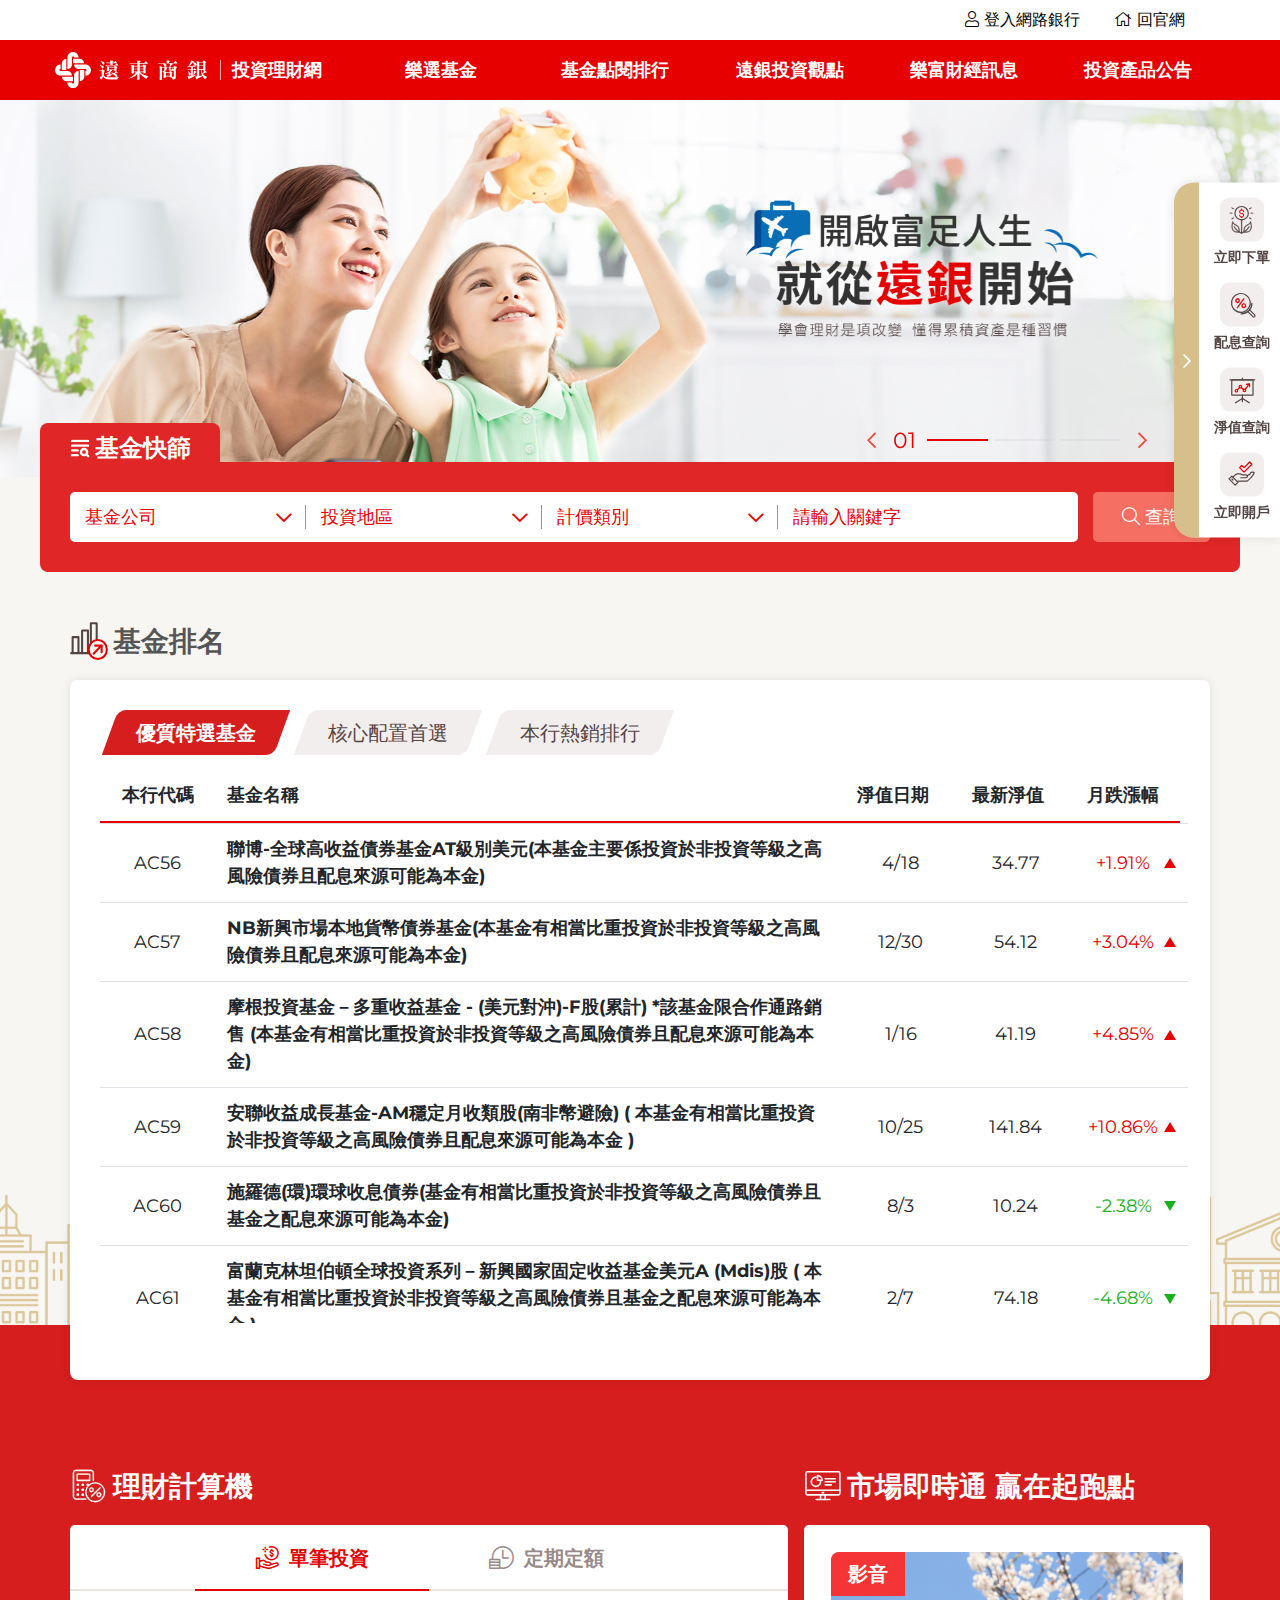
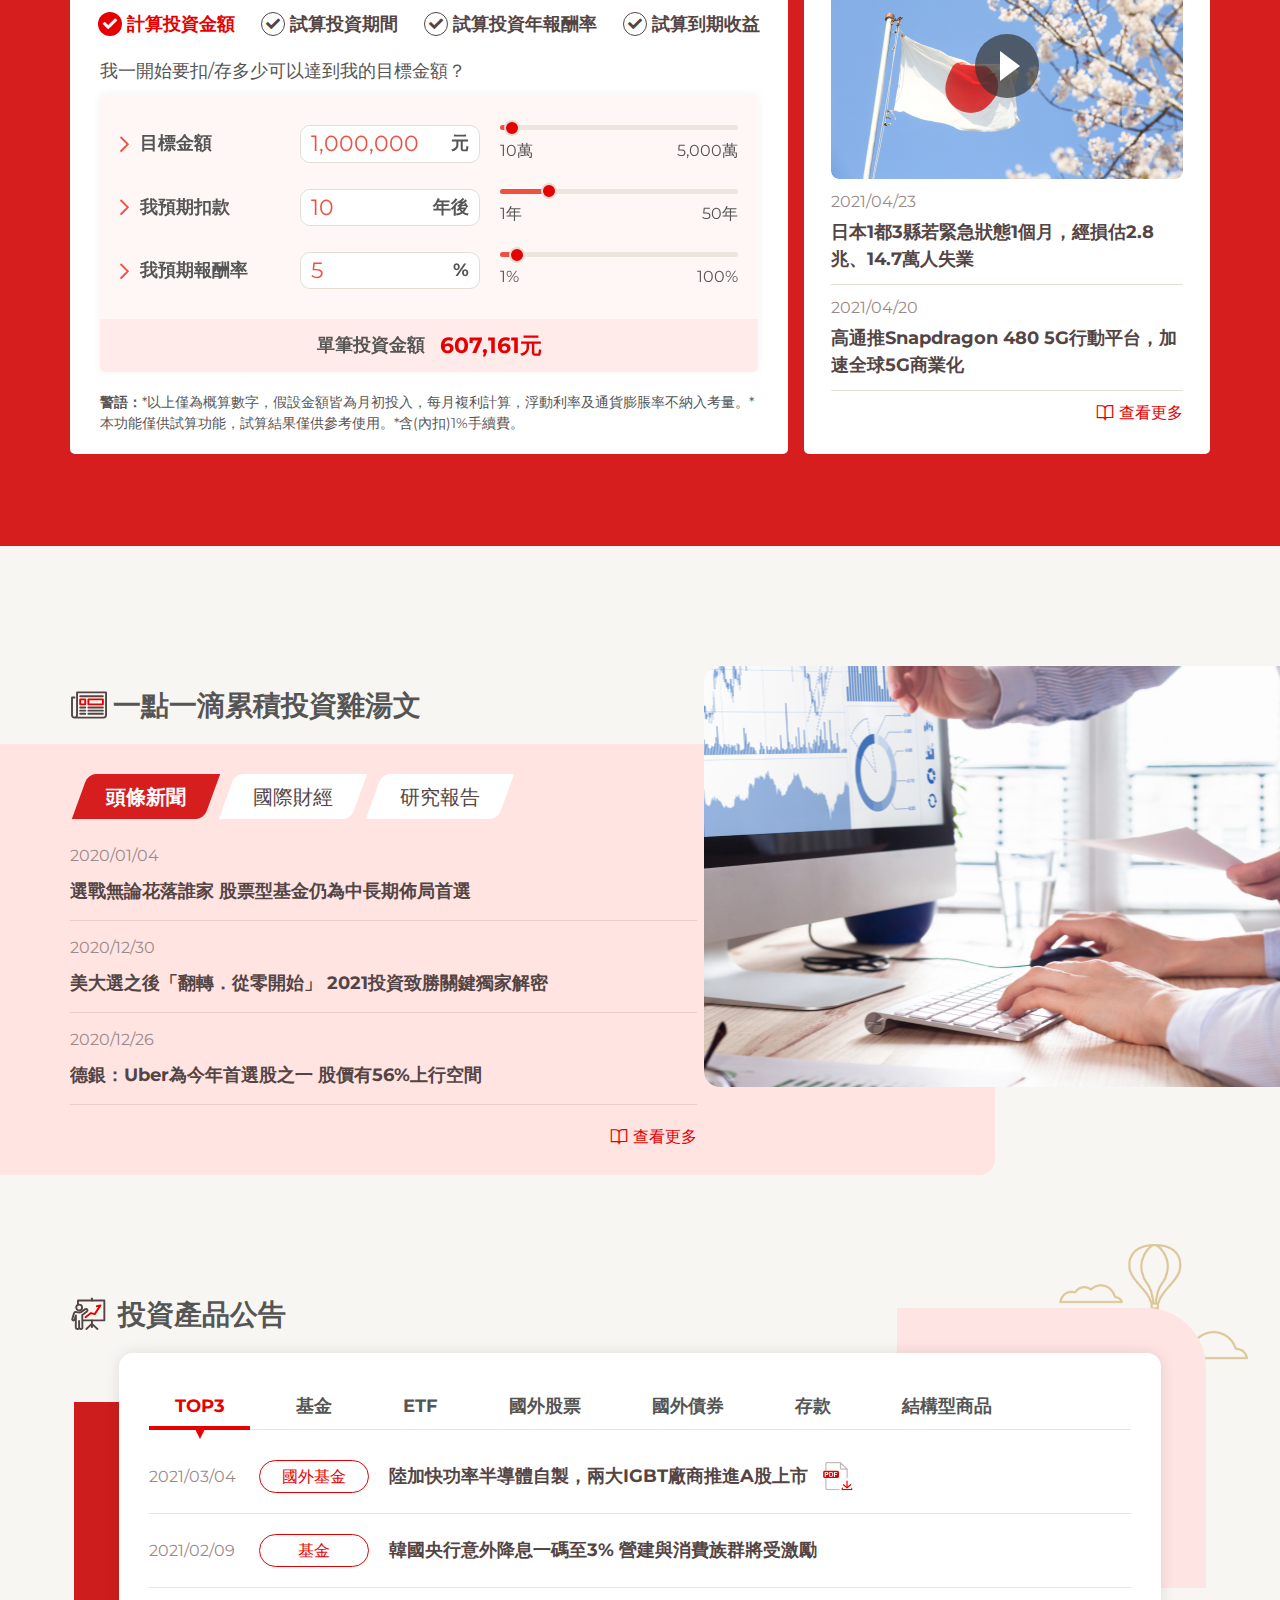
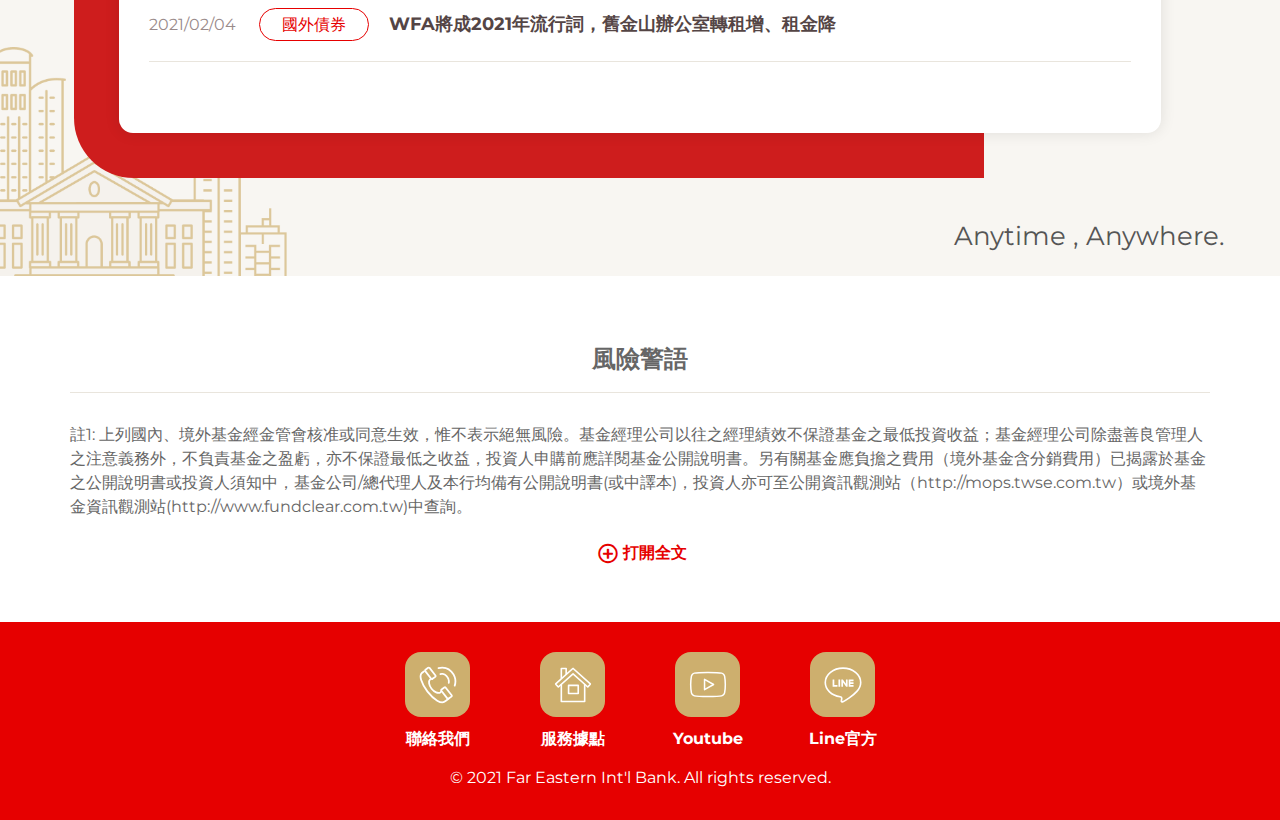
<file: index.html>
<!DOCTYPE html>
<html lang="en">
    <head>
        <meta charset="UTF-8">
        <meta http-equiv="X-UA-Compatible" content="IE=edge">
        <meta content='width=device-width, initial-scale=1.0, maximum-scale=1.0, user-scalable=0, shrink-to-fit=no, viewport-fit=cover' name='viewport' />
        <meta charset="UTF-8" />
<meta content='width=device-width, initial-scale=1.0, maximum-scale=1.0, user-scalable=0, shrink-to-fit=no, viewport-fit=cover' name='viewport' />
<meta http-equiv="X-UA-Compatible" content="ie=edge" />
<meta name="title" content="遠東商銀 - 投資理財網" />
<meta name="description" content="" />
<meta name="keyword" contnet="" />

<title>遠東商銀 - 投資理財網</title>
<link rel="shortcut icon" href="./favicon.png" />

<!-- fb 分享設定 -->
<meta property="og:title" content="遠東商銀 - 投資理財網" />
<meta property="og:description" content="" />
<meta property="og:type" content="website" />
<meta property="og:url" content="" />
<meta property="og:image" content="" />
<!-- fb 分享設定 end -->

<link rel="stylesheet" href="./lib/fontawesome/css/all.min.css">
<link rel="stylesheet" href="./lib/bootstrap/css/bootstrap.min.css">

<script src="./lib/jquery/jquery-3.5.1.min.js"></script>
<script src="./lib/jquery/jquery-ui.min.js"></script>
<script src="./lib/bootstrap/js/bootstrap.bundle.min.js"></script>

<script src="./scripts/backToTop.js"></script>

<script src="./scripts/header.js"></script>

<script src="./scripts/sidebar.js"></script>

<script src="./scripts/footer.js"></script>

        <link rel="stylesheet" href="./lib/swiper/swiper.min.css"/>
        <link rel="stylesheet" href="./lib/rangeSlider/rangeslider.css">
        <link rel="stylesheet" href="./styles/app.css">
        
        <script src="./lib/swiper/swiper.min.js"></script>
        <script src="./lib/rangeSlider/rangeslider.min.js"></script>

        <script src="./scripts/index.js"></script>
    </head>
    <body>
        <div class="home-page">

            <!-- header -->
            <div class="header-container">
    <div class="top-bar">
        <div class="top-container">
            <a href="https://ebank.feib.com.tw/netbank/html/pages/jsp/Accessible/Login/login.jsp" target="_blank"><i class="fal fa-user mgr-1"></i>登入網路銀行</a>
            <a href="https://www.feib.com.tw/" target="_blank"><i class="fal fa-home mgr-1"></i>回官網</a>
        </div>
    </div>
    <header>
        <!-- PC -->
        <nav class="nav-bar">
            <div class="nav-container">
                <div class="hamburger-box">
                    <div class="hamburger-menu">
                        <span></span>
                        <span></span>
                        <span></span>
                    </div>
                </div>
                <div class="logo-container">
                    <a href="https://www.feib.com.tw/" class="logo" target="_blank">
                        <div class="logo-img">
                            <img src="./images/logo/logo.svg" alt="logo" />
                        </div>
                    </a>
                    <a href="./index.html" class="info">投資理財網</a>
                </div>
                <a href="https://ebank.feib.com.tw/netbank/html/pages/jsp/Accessible/Login/login.jsp" target="_blank" class="user-box fal fa-user fa-lg"></a>
            </div>
            <ul class="nav-list">
                <li class="nav-item">
                    <a class="nav-link" href="javascript:;">樂選基金</a>
                    <!-- 樂選基金 -->
                    <div class="unit unit-left">
                        <div class="unit-content">
                            <ul class="unit-list">
                                <li class="unit-item"><a href="javascript:;"><i class="common-icon menu-big icon-sm mgr-1"></i><span>基金績效搜尋</span></a></li> 
                                <li class="unit-item"><a href="javascript:;"><i class="common-icon menu-big icon-sm mgr-1"></i><span>基金進階搜尋</span></a></li> 
                                <li class="unit-item"><a href="javascript:;"><i class="common-icon menu-big icon-sm mgr-1"></i><span>最新配息查詢</span></a></li>
                            </ul>
                        </div>
                        <div class="unit-content">
                            <ul class="unit-list"> 
                                <li class="unit-item"><a href="javascript:;"><i class="common-icon menu-big icon-sm mgr-1"></i><span>基金公司查詢</span></a></li>
                                <div class="unit-box">
                                    <ul class="unit-box-list">
                                        <li class="unit-box-item"><a href="javascript:;"><i class="common-icon menu-sm"></i>海外發行公司列表</a></li>
                                        <li class="unit-box-item"><a href="javascript:;"><i class="common-icon menu-sm"></i>國內基金公司列表</a></li>
                                    </ul>
                                </div>
                            </ul>
                        </div>
                        <div class="unit-content">
                            <ul class="unit-list">
                                <li class="unit-item"><a href="javascript:;"><i class="common-icon menu-big icon-sm mgr-1"></i><span>樂知基金學堂</span></a></li>
                                <div class="unit-box">
                                    <ul class="unit-box-list">
                                        <li class="unit-box-item"><a href="javascript:;"><i class="common-icon menu-sm"></i>基金入門</a></li>
                                        <li class="unit-box-item"><a href="javascript:;"><i class="common-icon menu-sm"></i>基金進階</a></li>
                                        <li class="unit-box-item"><a href="javascript:;"><i class="common-icon menu-sm"></i>基金實務</a></li>
                                    </ul>
                                </div>
                            </ul>
                        </div>
                    </div>
                </li>
                <li class="nav-item">
                    <a class="nav-link" href="javascript:;">基金點閱排行</a>
                    <div class="unit unit-left">
                        <div class="unit-content">
                            <ul class="unit-list">
                                <li class="unit-item"><a class="section-ranking-link anchor-link" data-href=".section-ranking" data-tabs=".section-ranking-fund" href="javascript:;"><i class="common-icon menu-big icon-sm mgr-1"></i><span>優質特選基金</span><i class="common-icon menu-top10 icon-lg mgl-1 mgb-1"></i></a></li> 
                                <li class="unit-item"><a class="section-ranking-link anchor-link" data-href=".section-ranking" data-tabs=".section-ranking-config" href="javascript:;"><i class="common-icon menu-big icon-sm mgr-1"></i><span>核心配置首選</span><i class="common-icon menu-top10 icon-lg mgl-1 mgb-1"></i></a></li> 
                                <li class="unit-item"><a class="section-ranking-link anchor-link" data-href=".section-ranking" data-tabs=".section-ranking-best" href="javascript:;"><i class="common-icon menu-big icon-sm mgr-1"></i><span>本行熱銷排行</span><i class="common-icon menu-top10 icon-lg mgl-1 mgb-1"></i></a></li>
                            </ul>
                        </div>
                    </div>
                </li>
                <li class="nav-item">
                    <a class="nav-link" href="javascript:;">遠銀投資觀點</a>
                    <div class="unit unit-left">
                        <div class="unit-content">
                            <ul class="unit-list">
                                <li class="unit-item"><a href="javascript:;"><i class="common-icon menu-movie icon-sm mgr-1"></i><span>遠銀市場觀點</span></a></li> 
                                <li class="unit-item"><a href="javascript:;"><i class="common-icon menu-big icon-sm mgr-1"></i><span>投研財經展望</span></a></li>
                            </ul>
                        </div>
                    </div>
                </li>
                <li class="nav-item">
                    <a class="nav-link" href="javascript:;">樂富財經訊息</a>
                    <div class="unit unit-right">
                        <div class="unit-content">
                            <ul class="unit-list">
                                <li class="unit-item"><a href="javascript:;"><i class="common-icon menu-big icon-sm mgr-1"></i><span>國際金融資訊</span></a></li>
                                <div class="unit-box">
                                    <ul class="unit-box-list">
                                        <li class="unit-box-item"><a href="./internationalNews.html"><i class="common-icon menu-sm"></i>國際財經新聞</a></li>
                                        <li class="unit-box-item"><a href="./internationalEconomic.html"><i class="common-icon menu-sm"></i>各國經濟情勢</a></li>
                                    </ul>
                                </div>
                            </ul>
                        </div>
                        <div class="unit-content">
                            <ul class="unit-list">
                                <li class="unit-item"><a href="javascript:;"><i class="common-icon menu-big icon-sm mgr-1"></i><span>基金資訊</span></a></li>
                                <div class="unit-box">
                                    <ul class="unit-box-list">
                                        <li class="unit-box-item"><a href="javascript:;"><i class="common-icon menu-sm"></i>基金新聞</a></li>
                                        <li class="unit-box-item"><a href="javascript:;"><i class="common-icon menu-sm"></i>境外基金休市公告</a></li>
                                        <li class="unit-box-item"><a href="javascript:;"><i class="common-icon menu-sm"></i>國內基金休市公告</a></li>
                                    </ul>
                                </div>
                            </ul>
                        </div>
                    </div>
                </li>
                <li class="nav-item">
                    <a class="nav-link" href="javascript:;">投資產品公告</a>
                    <div class="unit unit-right">
                        <div class="unit-content">
                            <ul class="unit-list">
                                <li class="unit-item"><a class="anchor-link" data-href=".section-board" href="javascript:;"><i class="common-icon menu-big icon-sm mgr-1"></i><span>最新消息</span><i class="common-icon menu-top3 icon-lg mgl-1 mgb-1"></i></a></li> 
                                <li class="unit-item"><a href="./investmentBoard.html"><i class="common-icon menu-big icon-sm mgr-1"></i><span>投資產品公告</span></a></li> 
                                <li class="unit-item"><a href="https://www.feib.com.tw/fundnotice" target="_blank"><i class="common-icon menu-big icon-sm mgr-1"></i><span>通路報酬揭露查詢</span></a></li> 
                                <li class="unit-item"><a href="https://www.feib.com.tw/fundfee" target="_blank"><i class="common-icon menu-big icon-sm mgr-1"></i><span>後收型聲明書查詢</span></a></li>
                            </ul>
                        </div>
                    </div>
                </li>
            </ul>
        </nav>

        <!-- Mobile -->
        <div class="menu">
            <div class="menu-wrapper">
                <div class="menu-head">
                    <i class="menu-close"></i>
                </div>
                <div class="menu-content">
                    <ul class="menu-list">
                        <li class="menu-item">
                            <div class="menu-title">
                                <a class="menu-link" href="javascript:;">樂選基金</a>
                                <i class="fal fa-angle-down menu-toggle"></i>
                            </div>
                            <ul class="menu-expand menu-md">
                                <li class="menu-item">
                                    <div class="menu-title">
                                        <a class="menu-link" href="javascript:;">基金績效搜尋</a>
                                    </div>
                                </li>
                                <li class="menu-item">
                                    <div class="menu-title">
                                        <a class="menu-link" href="javascript:;">基金進階搜尋</a>
                                    </div>
                                </li>
                                <li class="menu-item">
                                    <div class="menu-title">
                                        <a class="menu-link" href="javascript:;">最新配息查詢</a>
                                    </div>
                                </li>
                                <li class="menu-item">
                                    <div class="menu-title">
                                        <a class="menu-link" href="javascript:;">基金公司查詢</a>
                                        <i class="fal fa-angle-down menu-toggle toggle-md"></i>
                                    </div>
                                    <ul class="menu-expand menu-sm">
                                        <li class="menu-item">
                                            <div class="menu-title">
                                                <a class="menu-link" href="javascript:;">海外發行公司列表</a>
                                            </div>
                                        </li>
                                        <li class="menu-item">
                                            <div class="menu-title">
                                                <a class="menu-link" href="javascript:;">國內基金公司列表</a>
                                            </div>
                                        </li>
                                    </ul>
                                </li>
                                <li class="menu-item">
                                    <div class="menu-title">
                                        <a class="menu-link" href="javascript:;">樂知基金學堂</a>
                                        <i class="fal fa-angle-down menu-toggle toggle-md"></i>
                                    </div>
                                    <ul class="menu-expand menu-sm">
                                        <li class="menu-item">
                                            <div class="menu-title">
                                                <a class="menu-link" href="javascript:;">基金入門</a>
                                            </div>
                                        </li>
                                        <li class="menu-item">
                                            <div class="menu-title">
                                                <a class="menu-link" href="javascript:;">基金進階</a>
                                            </div>
                                        </li>
                                        <li class="menu-item">
                                            <div class="menu-title">
                                                <a class="menu-link" href="javascript:;">基金實務</a>
                                            </div>
                                        </li>
                                    </ul>
                                </li>
                            </ul>
                        </li>
                        <li class="menu-item">
                            <div class="menu-title">
                                <a class="menu-link" href="javascript:;">基金點閱排行</a>
                                <i class="fal fa-angle-down menu-toggle"></i>
                            </div>
                            <ul class="menu-expand menu-md">
                                <li class="menu-item">
                                    <div class="menu-title">
                                        <a class="menu-link anchor-link section-ranking-link" data-href=".section-ranking" data-tabs=".section-ranking-fund" href="javascript:;">優質特選基金<i class="common-icon menu-top10 icon-lg"></i></a>
                                    </div>
                                </li>
                                <li class="menu-item">
                                    <div class="menu-title">
                                        <a class="menu-link anchor-link section-ranking-link" data-href=".section-ranking" data-tabs=".section-ranking-config" href="javascript:;">核心配置首選<i class="common-icon menu-top10 icon-lg"></i></a>
                                    </div>
                                </li>
                                <li class="menu-item">
                                    <div class="menu-title">
                                        <a class="menu-link anchor-link section-ranking-link" data-href=".section-ranking" data-tabs=".section-ranking-best" href="javascript:;">本行熱銷排行<i class="common-icon menu-top10 icon-lg"></i></a>
                                    </div>
                                </li>
                            </ul>
                        </li>
                        <li class="menu-item">
                            <div class="menu-title">
                                <a class="menu-link" href="javascript:;">遠銀投資觀點</a>
                                <i class="fal fa-angle-down menu-toggle"></i>
                            </div>
                            <ul class="menu-expand menu-md">
                                <li class="menu-item">
                                    <div class="menu-title">
                                        <a class="menu-link" href="javascript:;">遠銀市場觀點</a>
                                    </div>
                                </li>
                                <li class="menu-item">
                                    <div class="menu-title">
                                        <a class="menu-link" href="javascript:;">投研財經展望</a>
                                    </div>
                                </li>
                            </ul>
                        </li>
                        <li class="menu-item">
                            <div class="menu-title">
                                <a class="menu-link" href="javascript:;">樂富財經訊息</a>
                                <i class="fal fa-angle-down menu-toggle"></i>
                            </div>
                            <ul class="menu-expand menu-md">
                                <li class="menu-item">
                                    <div class="menu-title">
                                        <a class="menu-link" href="javascript:;">國際金融資訊</a>
                                        <i class="fal fa-angle-down menu-toggle toggle-md"></i>
                                    </div>
                                    <ul class="menu-expand menu-sm">
                                        <li class="menu-item">
                                            <div class="menu-title">
                                                <a class="menu-link" href="./internationalNews.html">國際財經新聞</a>
                                            </div>
                                        </li>
                                        <li class="menu-item">
                                            <div class="menu-title">
                                                <a class="menu-link" href="./internationalEconomic.html">各國經濟情勢</a>
                                            </div>
                                        </li>
                                    </ul>
                                </li>
                                <li class="menu-item">
                                    <div class="menu-title">
                                        <a class="menu-link" href="javascript:;">基金資訊</a>
                                        <i class="fal fa-angle-down menu-toggle toggle-md"></i>
                                    </div>
                                    <ul class="menu-expand menu-sm">
                                        <li class="menu-item">
                                            <div class="menu-title">
                                                <a class="menu-link" href="javascript:;">基金新聞</a>
                                            </div>
                                        </li>
                                        <li class="menu-item">
                                            <div class="menu-title">
                                                <a class="menu-link" href="javascript:;">境外基金休市公告</a>
                                            </div>
                                        </li>
                                        <li class="menu-item">
                                            <div class="menu-title">
                                                <a class="menu-link" href="javascript:;">國內基金休市公告</a>
                                            </div>
                                        </li>
                                    </ul>
                                </li>
                            </ul>
                        </li>
                        <li class="menu-item">
                            <div class="menu-title">
                                <a class="menu-link" href="javascript:;">投資產品公告</a>
                                <i class="fal fa-angle-down menu-toggle"></i>
                            </div>
                            <ul class="menu-expand menu-md">
                                <li class="menu-item">
                                    <div class="menu-title">
                                        <a class="menu-link anchor-link" data-href=".section-board" href="javascript:;">最新消息<i class="common-icon menu-top3 icon-lg"></i></a>
                                    </div>
                                </li>
                                <li class="menu-item">
                                    <div class="menu-title">
                                        <a class="menu-link" href="./investmentBoard.html">投資產品公告</a>
                                    </div>
                                </li>
                                <li class="menu-item">
                                    <div class="menu-title">
                                        <a class="menu-link" href="https://www.feib.com.tw/fundnotice" target="_blank">通路報酬揭露查詢</a>
                                    </div>
                                </li>
                                <li class="menu-item">
                                    <div class="menu-title">
                                        <a class="menu-link"  href="https://www.feib.com.tw/fundfee" target="_blank">後收型聲明書查詢</a>
                                    </div>
                                </li>
                            </ul>
                        </li>
                    </ul>
                    <div class="sidebar">
    <div class="sidebar-toggle"></div>
    <ul class="sidebar-list">
        <li class="sidebar-item">
            <a href="javascript:;" class="sidebar-link" data-toggle="modal" data-target="#exampleModal">
                <div class="sidebar-icon"><i class="common-icon sidebar-order"></i></div>
                <div>立即下單</div>
            </a>
        </li>
        <li class="sidebar-item">
            <a href="javascript:;" class="sidebar-link">
                <div class="sidebar-icon"><i class="common-icon sidebar-dividend"></i></div>
                <div>配息查詢</div>
            </a>
        </li>
        <li class="sidebar-item">
            <a href="javascript:;" class="sidebar-link">
                <div class="sidebar-icon"><i class="common-icon sidebar-value"></i></div>
                <div>淨值查詢</div>
            </a>
        </li>
        <li class="sidebar-item">
            <a href="https://iapp.feib.com.tw/hppApply/application/index" target="_blank" class="sidebar-link">
                <div class="sidebar-icon"><i class="common-icon sidebar-account"></i></div>
                <div>立即開戶</div>
            </a>
        </li>
    </ul>
</div>
                </div>
            </div>
        </div>
    </header>
</div>

            <!-- PC Swiper -->
            <div class="swiper-container swiper-container-pc">
                <div class="swiper-wrapper">
                    <div class="swiper-slide swiper-slide-active" style="background-image: url(./images/banner/banner_pc.jpg);"><a class="swiper-link" href="javascript:;"></a></div>
                    <div class="swiper-slide" style="background-image: url(./images/banner/banner_pc2.jpg);"><a class="swiper-link" href="javascript:;"></a></div>
                    <div class="swiper-slide" style="background-image: url(./images/banner/banner_pc3.jpg);"><a class="swiper-link" href="javascript:;"></a></div>
                </div>
                <div class="swiper-bundle-container">
                    <div class="swiper-button-prev"></div>
                    <span class="swiper-count">01</span>
                    <div class="swiper-pagination"></div>
                    <div class="swiper-button-next"></div>
                </div>
            </div>

            <!-- Mobile Swiper -->
            <div class="swiper-container swiper-container-mobile">
                <div class="swiper-wrapper">
                    <div class="swiper-slide swiper-slide-active" style="background-image: url(./images/banner/banner_m.jpg);"><a class="swiper-link" href="javascript:;"></a></div>
                    <div class="swiper-slide" style="background-image: url(./images/banner/banner_m2.jpg);"><a class="swiper-link" href="javascript:;"></a></div>
                    <div class="swiper-slide" style="background-image: url(./images/banner/banner_m3.jpg);"><a class="swiper-link" href="javascript:;"></a></div>
                </div>
                <div class="swiper-bundle-container">
                    <div class="swiper-pagination"></div>
                </div>
            </div>

            <!-- 側邊欄 -->
            <div class="sidebar">
    <div class="sidebar-toggle"></div>
    <ul class="sidebar-list">
        <li class="sidebar-item">
            <a href="javascript:;" class="sidebar-link" data-toggle="modal" data-target="#exampleModal">
                <div class="sidebar-icon"><i class="common-icon sidebar-order"></i></div>
                <div>立即下單</div>
            </a>
        </li>
        <li class="sidebar-item">
            <a href="javascript:;" class="sidebar-link">
                <div class="sidebar-icon"><i class="common-icon sidebar-dividend"></i></div>
                <div>配息查詢</div>
            </a>
        </li>
        <li class="sidebar-item">
            <a href="javascript:;" class="sidebar-link">
                <div class="sidebar-icon"><i class="common-icon sidebar-value"></i></div>
                <div>淨值查詢</div>
            </a>
        </li>
        <li class="sidebar-item">
            <a href="https://iapp.feib.com.tw/hppApply/application/index" target="_blank" class="sidebar-link">
                <div class="sidebar-icon"><i class="common-icon sidebar-account"></i></div>
                <div>立即開戶</div>
            </a>
        </li>
    </ul>
</div>
            <div class="modal fade" id="exampleModal" tabindex="-1" aria-labelledby="exampleModalLabel" aria-hidden="true">
    <div class="modal-dialog modal-dialog-centered">
        <div class="modal-content">
            <div class="modal-header">
                <h5 class="modal-title" id="exampleModalLabel"><i class="common-icon modal-icon mgr-1"></i>立即下單</h5>
            </div>
            <div class="modal-body">
                <div>請問您是否為遠東商銀「網路銀行客戶」?</div>
                <div class="mgt-5">
                    <a href="https://iapp.feib.com.tw/hppApply/home/index" target="_blank" class="modal-btn gray">否</a>
                    <a href="https://www.feib.com.tw/" target="_blank" class="modal-btn red">是</a>
                </div>
            </div>
            <div class="modal-close" data-dismiss="modal" aria-label="Close"></div>
        </div>
    </div>
</div>

            <div class="home-wrapper">

                <!-- section-ranking -->
                <section class="section section-ranking">
                    <div class="ranking-container">
                        <div class="ranking-title">
                            <i class="common-icon section-fund-ranking icon-lg mgr-1"></i>
                            <h2><span>基金排名</span></h2>
                        </div>
                        <div class="ranking-content">
                            <div id="ranking-tabs">
                                <ul class="ranking-tabs-list">
                                    <li class="ranking-tabs-item" data-tab="fund"><a data-label="優質特選基金" class="section-ranking-fund" href="#ranking-tabs-fund"></a></li>
                                    <li class="ranking-tabs-item" data-tab="config"><a data-label="核心配置首選" class="section-ranking-config" href="#ranking-tabs-config"></a></li>
                                    <li class="ranking-tabs-item" data-tab="best"><a data-label="本行熱銷排行" class="section-ranking-best" href="#ranking-tabs-best"></a></li>
                                </ul>
                                <div class="ranking-tabs-content" id="ranking-tabs-fund">
                                    <table class="table">
                                        <thead>
                                            <tr>
                                                <th scope="col">本行代碼</th>
                                                <th scope="col">基金名稱</th>
                                                <th scope="col">淨值日期</th>
                                                <th scope="col">最新淨值</th>
                                                <th scope="col">月跌漲幅</th>
                                            </tr>
                                        </thead>
                                        <tbody class="ranking-tabs-pc">
                                            <tr>
                                                <td>AC56</td>
                                                <td><a class="ranking-tabs-link" href="javascript:;">聯博-全球高收益債券基金AT級別美元(本基金主要係投資於非投資等級之高風險債券且配息來源可能為本金)</a></td>
                                                <td>4/18</td>
                                                <td>34.77</td>
                                                <td><div class="change up">+1.91%</div></td>
                                            </tr>
                                            <tr>
                                                <td>AC57</td>
                                                <td><a class="ranking-tabs-link" href="javascript:;">NB新興市場本地貨幣債券基金(本基金有相當比重投資於非投資等級之高風險債券且配息來源可能為本金)</a></td>
                                                <td>12/30</td>
                                                <td>54.12</td>
                                                <td><div class="change up">+3.04%</td>
                                            </tr>
                                            <tr>
                                                <td>AC58</td>
                                                <td><a class="ranking-tabs-link" href="javascript:;">摩根投資基金－多重收益基金 - (美元對沖)-F股(累計) *該基金限合作通路銷售 (本基金有相當比重投資於非投資等級之高風險債券且配息來源可能為本金)</a></td>
                                                <td>1/16</td>
                                                <td>41.19</td>
                                                <td><div class="change up">+4.85%</div></td>
                                            </tr>
                                            <tr>
                                                <td>AC59</td>
                                                <td><a class="ranking-tabs-link" href="javascript:;">安聯收益成長基金-AM穩定月收類股(南非幣避險) ( 本基金有相當比重投資於非投資等級之高風險債券且配息來源可能為本金 )</a></td>
                                                <td>10/25</td>
                                                <td>141.84</td>
                                                <td><div class="change up">+10.86%</div></td>
                                            </tr>
                                            <tr>
                                                <td>AC60</td>
                                                <td><a class="ranking-tabs-link" href="javascript:;">施羅德(環)環球收息債券(基金有相當比重投資於非投資等級之高風險債券且基金之配息來源可能為本金)</a></td>
                                                <td>8/3</td>
                                                <td>10.24</td>
                                                <td><div class="change down">-2.38%</div></td>
                                            </tr>
                                            <tr>
                                                <td>AC61</td>
                                                <td><a class="ranking-tabs-link" href="javascript:;">富蘭克林坦伯頓全球投資系列－新興國家固定收益基金美元A (Mdis)股 ( 本基金有相當比重投資於非投資等級之高風險債券且基金之配息來源可能為本金 )</a></td>
                                                <td>2/7</td>
                                                <td>74.18</td>
                                                <td><div class="change down">-4.68%</div></td>
                                            </tr>
                                            <tr>
                                                <td>AC62</td>
                                                <td><a class="ranking-tabs-link" href="javascript:;">富蘭克林坦伯頓全球投資系列－新興國家固定收益基金美元A (Mdis)股 ( 本基金有相當比重投資於非投資等級之高風險債券且基金之配息來源可能為本金 )</a></td>
                                                <td>4/8</td>
                                                <td>64.17</td>
                                                <td><div class="change up">+1.68%</div></td>
                                            </tr>
                                            <tr>
                                                <td>AC63</td>
                                                <td><a class="ranking-tabs-link" href="javascript:;">富蘭克林坦伯頓全球投資系列－新興國家固定收益基金美元A (Mdis)股 ( 本基金有相當比重投資於非投資等級之高風險債券且基金之配息來源可能為本金 )</a></td>
                                                <td>12/7</td>
                                                <td>64.17</td>
                                                <td><div class="change up">+2.42%</div></td>
                                            </tr>
                                        </tbody>
                                        <tbody class="ranking-tabs-mobile">
                                            <tr>
                                                <td>AC56</td>
                                                <td><a class="ranking-tabs-link" href="javascript:;">聯博-全球高收益債券基金AT級別美元(本基金主要係投資於非投資等級之高風險債券且配息來源可能為本金)</a></td>
                                                <td>4/18</td>
                                                <td>34.77</td>
                                                <td><div class="change up">+1.91%</div></td>
                                            </tr>
                                            <tr>
                                                <td>AC57</td>
                                                <td><a class="ranking-tabs-link" href="javascript:;">NB新興市場本地貨幣債券基金(本基金有相當比重投資於非投資等級之高風險債券且配息來源可能為本金)</a></td>
                                                <td>12/30</td>
                                                <td>54.12</td>
                                                <td><div class="change up">+3.04%</td>
                                            </tr>
                                            <tr>
                                                <td>AC58</td>
                                                <td><a class="ranking-tabs-link" href="javascript:;">摩根投資基金－多重收益基金 - (美元對沖)-F股(累計) *該基金限合作通路銷售 (本基金有相當比重投資於非投資等級之高風險債券且配息來源可能為本金)</a></td>
                                                <td>1/16</td>
                                                <td>41.19</td>
                                                <td><div class="change up">+114.85%</div></td>
                                            </tr>
                                        </tbody>
                                    </table>
                                    <nav class="pagination-nav" aria-label="Page navigation example">
                                        <a class="page-arrow" id="ranking-prev-arrow" href="javascript:;" aria-label="Previous">
                                            <i class="fal fa-angle-left"></i>
                                        </a>
                                        <ul class="pagination">
                                            <li class="page-item active"><a class="page-link" href="javascript:;">1</a></li>
                                            <li class="page-item"><a class="page-link" href="javascript:;">2</a></li>
                                            <li class="page-item"><a class="page-link" href="javascript:;">3</a></li>
                                            <li class="page-item"><a class="page-link" href="javascript:;">4</a></li>
                                        </ul>
                                        <a class="page-arrow" id="ranking-next-arrow" href="javascript:;" aria-label="Next">
                                            <i class="fal fa-angle-right"></i>
                                        </a>
                                    </nav>
                                </div>
                                <div class="ranking-tabs-content" style="display: none;" id="ranking-tabs-config">
                                    <table class="table">
                                        <thead>
                                            <tr>
                                                <th scope="col">本行代碼</th>
                                                <th scope="col">基金名稱</th>
                                                <th scope="col">淨值日期</th>
                                                <th scope="col">最新淨值</th>
                                                <th scope="col">月跌漲幅</th>
                                            </tr>
                                        </thead>
                                        <tbody class="ranking-tabs-pc">
                                            <tr>
                                                <td>AD56</td>
                                                <td><a class="ranking-tabs-link" href="javascript:;">聯博-全球高收益債券基金AT級別美元(本基金主要係投資於非投資等級之高風險債券且配息來源可能為本金)</a></td>
                                                <td>4/18</td>
                                                <td>34.77</td>
                                                <td><div class="change up">+1.91%</div></td>
                                            </tr>
                                            <tr>
                                                <td>AD57</td>
                                                <td><a class="ranking-tabs-link" href="javascript:;">NB新興市場本地貨幣債券基金(本基金有相當比重投資於非投資等級之高風險債券且配息來源可能為本金)</a></td>
                                                <td>12/30</td>
                                                <td>54.12</td>
                                                <td><div class="change up">+3.04%</td>
                                            </tr>
                                            <tr>
                                                <td>AD58</td>
                                                <td><a class="ranking-tabs-link" href="javascript:;">摩根投資基金－多重收益基金 - (美元對沖)-F股(累計) *該基金限合作通路銷售 (本基金有相當比重投資於非投資等級之高風險債券且配息來源可能為本金)</a></td>
                                                <td>1/16</td>
                                                <td>41.19</td>
                                                <td><div class="change up">+4.85%</div></td>
                                            </tr>
                                            <tr>
                                                <td>AD59</td>
                                                <td><a class="ranking-tabs-link" href="javascript:;">安聯收益成長基金-AM穩定月收類股(南非幣避險) ( 本基金有相當比重投資於非投資等級之高風險債券且配息來源可能為本金 )</a></td>
                                                <td>10/25</td>
                                                <td>141.84</td>
                                                <td><div class="change up">+10.86%</div></td>
                                            </tr>
                                            <tr>
                                                <td>AD60</td>
                                                <td><a class="ranking-tabs-link" href="javascript:;">施羅德(環)環球收息債券(基金有相當比重投資於非投資等級之高風險債券且基金之配息來源可能為本金)</a></td>
                                                <td>8/3</td>
                                                <td>10.24</td>
                                                <td><div class="change down">-2.38%</div></td>
                                            </tr>
                                            <tr>
                                                <td>AD61</td>
                                                <td><a class="ranking-tabs-link" href="javascript:;">富蘭克林坦伯頓全球投資系列－新興國家固定收益基金美元A (Mdis)股 ( 本基金有相當比重投資於非投資等級之高風險債券且基金之配息來源可能為本金 )</a></td>
                                                <td>2/7</td>
                                                <td>74.18</td>
                                                <td><div class="change down">-4.68%</div></td>
                                            </tr>
                                            <tr>
                                                <td>AD62</td>
                                                <td><a class="ranking-tabs-link" href="javascript:;">富蘭克林坦伯頓全球投資系列－新興國家固定收益基金美元A (Mdis)股 ( 本基金有相當比重投資於非投資等級之高風險債券且基金之配息來源可能為本金 )</a></td>
                                                <td>4/8</td>
                                                <td>64.17</td>
                                                <td><div class="change up">+1.68%</div></td>
                                            </tr>
                                            <tr>
                                                <td>AD63</td>
                                                <td><a class="ranking-tabs-link" href="javascript:;">富蘭克林坦伯頓全球投資系列－新興國家固定收益基金美元A (Mdis)股 ( 本基金有相當比重投資於非投資等級之高風險債券且基金之配息來源可能為本金 )</a></td>
                                                <td>12/7</td>
                                                <td>64.17</td>
                                                <td><div class="change up">+2.42%</div></td>
                                            </tr>
                                        </tbody>
                                        <tbody class="ranking-tabs-mobile">
                                            <tr>
                                                <td>AD56</td>
                                                <td><a class="ranking-tabs-link" href="javascript:;">聯博-全球高收益債券基金AT級別美元(本基金主要係投資於非投資等級之高風險債券且配息來源可能為本金)</a></td>
                                                <td>4/18</td>
                                                <td>34.77</td>
                                                <td><div class="change up">+1.91%</div></td>
                                            </tr>
                                            <tr>
                                                <td>AD57</td>
                                                <td><a class="ranking-tabs-link" href="javascript:;">NB新興市場本地貨幣債券基金(本基金有相當比重投資於非投資等級之高風險債券且配息來源可能為本金)</a></td>
                                                <td>12/30</td>
                                                <td>54.12</td>
                                                <td><div class="change up">+3.04%</td>
                                            </tr>
                                            <tr>
                                                <td>AD58</td>
                                                <td><a class="ranking-tabs-link" href="javascript:;">摩根投資基金－多重收益基金 - (美元對沖)-F股(累計) *該基金限合作通路銷售 (本基金有相當比重投資於非投資等級之高風險債券且配息來源可能為本金)</a></td>
                                                <td>1/16</td>
                                                <td>41.19</td>
                                                <td><div class="change up">+4.85%</div></td>
                                            </tr>
                                        </tbody>
                                    </table>
                                    <nav class="pagination-nav" aria-label="Page navigation example">
                                        <a class="page-arrow" href="javascript:;" aria-label="Previous">
                                            <i class="fal fa-angle-left"></i>
                                        </a>
                                        <ul class="pagination">
                                            <li class="page-item active"><a class="page-link" href="javascript:;">1</a></li>
                                            <li class="page-item"><a class="page-link" href="javascript:;">2</a></li>
                                            <li class="page-item"><a class="page-link" href="javascript:;">3</a></li>
                                            <li class="page-item"><a class="page-link" href="javascript:;">4</a></li>
                                        </ul>
                                        <a class="page-arrow" href="javascript:;" aria-label="Next">
                                            <i class="fal fa-angle-right"></i>
                                        </a>
                                    </nav>
                                </div>
                                <div class="ranking-tabs-content" style="display: none;" id="ranking-tabs-best">
                                    <table class="table">
                                        <thead>
                                            <tr>
                                                <th scope="col">本行代碼</th>
                                                <th scope="col">基金名稱</th>
                                                <th scope="col">淨值日期</th>
                                                <th scope="col">最新淨值</th>
                                                <th scope="col">月跌漲幅</th>
                                            </tr>
                                        </thead>
                                        <tbody class="ranking-tabs-pc">
                                            <tr>
                                                <td>AE56</td>
                                                <td><a class="ranking-tabs-link" href="javascript:;">聯博-全球高收益債券基金AT級別美元(本基金主要係投資於非投資等級之高風險債券且配息來源可能為本金)</a></td>
                                                <td>4/18</td>
                                                <td>34.77</td>
                                                <td><div class="change up">+1.91%</div></td>
                                            </tr>
                                            <tr>
                                                <td>AE57</td>
                                                <td><a class="ranking-tabs-link" href="javascript:;">NB新興市場本地貨幣債券基金(本基金有相當比重投資於非投資等級之高風險債券且配息來源可能為本金)</a></td>
                                                <td>12/30</td>
                                                <td>54.12</td>
                                                <td><div class="change up">+3.04%</td>
                                            </tr>
                                            <tr>
                                                <td>AE58</td>
                                                <td><a class="ranking-tabs-link" href="javascript:;">摩根投資基金－多重收益基金 - (美元對沖)-F股(累計) *該基金限合作通路銷售 (本基金有相當比重投資於非投資等級之高風險債券且配息來源可能為本金)</a></td>
                                                <td>1/16</td>
                                                <td>41.19</td>
                                                <td><div class="change up">+4.85%</div></td>
                                            </tr>
                                            <tr>
                                                <td>AE59</td>
                                                <td><a class="ranking-tabs-link" href="javascript:;">安聯收益成長基金-AM穩定月收類股(南非幣避險) ( 本基金有相當比重投資於非投資等級之高風險債券且配息來源可能為本金 )</a></td>
                                                <td>10/25</td>
                                                <td>141.84</td>
                                                <td><div class="change up">+10.86%</div></td>
                                            </tr>
                                            <tr>
                                                <td>AE60</td>
                                                <td><a class="ranking-tabs-link" href="javascript:;">施羅德(環)環球收息債券(基金有相當比重投資於非投資等級之高風險債券且基金之配息來源可能為本金)</a></td>
                                                <td>8/3</td>
                                                <td>10.24</td>
                                                <td><div class="change down">-2.38%</div></td>
                                            </tr>
                                            <tr>
                                                <td>AE61</td>
                                                <td><a class="ranking-tabs-link" href="javascript:;">富蘭克林坦伯頓全球投資系列－新興國家固定收益基金美元A (Mdis)股 ( 本基金有相當比重投資於非投資等級之高風險債券且基金之配息來源可能為本金 )</a></td>
                                                <td>2/7</td>
                                                <td>74.18</td>
                                                <td><div class="change down">-4.68%</div></td>
                                            </tr>
                                            <tr>
                                                <td>AE62</td>
                                                <td><a class="ranking-tabs-link" href="javascript:;">富蘭克林坦伯頓全球投資系列－新興國家固定收益基金美元A (Mdis)股 ( 本基金有相當比重投資於非投資等級之高風險債券且基金之配息來源可能為本金 )</a></td>
                                                <td>4/8</td>
                                                <td>64.17</td>
                                                <td><div class="change up">+1.68%</div></td>
                                            </tr>
                                            <tr>
                                                <td>AE63</td>
                                                <td><a class="ranking-tabs-link" href="javascript:;">富蘭克林坦伯頓全球投資系列－新興國家固定收益基金美元A (Mdis)股 ( 本基金有相當比重投資於非投資等級之高風險債券且基金之配息來源可能為本金 )</a></td>
                                                <td>12/7</td>
                                                <td>64.17</td>
                                                <td><div class="change up">+2.42%</div></td>
                                            </tr>
                                        </tbody>
                                        <tbody class="ranking-tabs-mobile">
                                            <tr>
                                                <td>AE56</td>
                                                <td><a class="ranking-tabs-link" href="javascript:;">聯博-全球高收益債券基金AT級別美元(本基金主要係投資於非投資等級之高風險債券且配息來源可能為本金)</a></td>
                                                <td>4/18</td>
                                                <td>34.77</td>
                                                <td><div class="change up">+1.91%</div></td>
                                            </tr>
                                            <tr>
                                                <td>AE57</td>
                                                <td><a class="ranking-tabs-link" href="javascript:;">NB新興市場本地貨幣債券基金(本基金有相當比重投資於非投資等級之高風險債券且配息來源可能為本金)</a></td>
                                                <td>12/30</td>
                                                <td>54.12</td>
                                                <td><div class="change up">+3.04%</td>
                                            </tr>
                                            <tr>
                                                <td>AE58</td>
                                                <td><a class="ranking-tabs-link" href="javascript:;">摩根投資基金－多重收益基金 - (美元對沖)-F股(累計) *該基金限合作通路銷售 (本基金有相當比重投資於非投資等級之高風險債券且配息來源可能為本金)</a></td>
                                                <td>1/16</td>
                                                <td>41.19</td>
                                                <td><div class="change up">+4.85%</div></td>
                                            </tr>
                                        </tbody>
                                    </table>
                                    <nav class="pagination-nav" aria-label="Page navigation example">
                                        <a class="page-arrow" href="javascript:;" aria-label="Previous">
                                            <i class="fal fa-angle-left"></i>
                                        </a>
                                        <ul class="pagination">
                                            <li class="page-item active"><a class="page-link" href="javascript:;">1</a></li>
                                            <li class="page-item"><a class="page-link" href="javascript:;">2</a></li>
                                            <li class="page-item"><a class="page-link" href="javascript:;">3</a></li>
                                            <li class="page-item"><a class="page-link" href="javascript:;">4</a></li>
                                        </ul>
                                        <a class="page-arrow" href="javascript:;" aria-label="Next">
                                            <i class="fal fa-angle-right"></i>
                                        </a>
                                    </nav>
                                </div>
                            </div>
                        </div>
                    </div>
                </section>

                <!-- section-computer -->
                <section class="section section-computer">
                    <div class="computer-container">
                        <div class="calculator">
                            <div class="calculator-title">
                                <i class="common-icon calculator-icon icon-lg mgr-1"></i>
                                <h2><span>理財計算機</span></h2>
                            </div>
                            <div class="calculator-content">
                                <div id="calculator-tabs">
                                    <ul class="calculator-tabs-list">
                                        <li class="calculator-tabs-item"><a href="#calculator-tabs-singleInvestment"><i class="icon-singleInvestment mgr-2"></i>單筆投資</a></li>
                                        <li class="calculator-tabs-item"><a href="#calculator-tabs-dollarCostAveraging"><i class="icon-dollarCostAveraging mgr-2"></i>定期定額</a></li>
                                        <div class="calculator-tabs-active-line"></div>
                                    </ul>
                                    <div class="calculator-tabs-content" id="calculator-tabs-singleInvestment">
                                        <div id="singleInvestment-tabs">
                                            <ul class="calculator-common-tabs-list">
                                                <li class="calculator-common-tabs-item"><a href="#singleInvestment-tabs-amount"><i class="fas fa-check"></i>計算投資金額</a></li>
                                                <li class="calculator-common-tabs-item"><a href="#singleInvestment-tabs-period"><i class="fas fa-check"></i>試算投資期間</a></li>
                                                <li class="calculator-common-tabs-item"><a href="#singleInvestment-tabs-roi"><i class="fas fa-check"></i>試算投資年報酬率</a></li>
                                                <li class="calculator-common-tabs-item"><a href="#singleInvestment-tabs-expiredIncome"><i class="fas fa-check"></i>試算到期收益</a></li>
                                            </ul>
                                            <div class="calculator-common-tabs-content" id="singleInvestment-tabs-amount">
                                                <div class="calculator-common-tabs-label">我一開始要扣/存多少可以達到我的目標金額？</div>
                                                <div class="calculator-common-tabs-box">
                                                    <ul class="calculator-list">
                                                        <li class="calculator-item">
                                                            <label>目標金額</label>
                                                            <div class="input-text-group">
                                                                <input
                                                                    class="calculator-input"
                                                                    type="text"
                                                                    value="1,000,000"
                                                                    pattern="[0-9]*"
                                                                    inputMode="numeric"
                                                                    step="1"
                                                                    data-min="100000"
                                                                    data-max="50000000"
                                                                />
                                                                <div class="input-desc">元</div>
                                                            </div>
                                                            <div class="input-range-group">
                                                                <input
                                                                    class="range-control"
                                                                    type="range"
                                                                    min="100000"
                                                                    max="50000000"
                                                                    value="1000000"
                                                                >
                                                                <div class="d-flex justify-content-between">
                                                                    <span>10萬</span>
                                                                    <span>5,000萬</span>
                                                                </div>
                                                            </div>
                                                        </li>
                                                        <li class="calculator-item">
                                                            <label>我預期扣款</label>
                                                            <div class="input-text-group">
                                                                <input
                                                                    class="calculator-input"
                                                                    type="text"
                                                                    value="10"
                                                                    pattern="[0-9]*"
                                                                    inputMode="numeric"
                                                                    step="1"
                                                                    data-min="1"
                                                                    data-max="50"
                                                                />
                                                                <div class="input-desc">年後</div>
                                                            </div>
                                                            <div class="input-range-group">
                                                                <input
                                                                    class="range-control"
                                                                    type="range"
                                                                    min="1"
                                                                    max="50"
                                                                    step="1"
                                                                    value="10"
                                                                >
                                                                <div class="d-flex justify-content-between">
                                                                    <span>1年</span>
                                                                    <span>50年</span>
                                                                </div>
                                                            </div>
                                                        </li>
                                                        <li class="calculator-item">
                                                            <label>我預期報酬率</label>
                                                            <div class="input-text-group">
                                                                <input
                                                                    class="calculator-input"
                                                                    type="text"
                                                                    value="5"
                                                                    pattern="[0-9]*"
                                                                    inputMode="numeric"
                                                                    step="1"
                                                                    data-min="1"
                                                                    data-max="100"
                                                                />
                                                                <div class="input-desc">%</div>
                                                            </div>
                                                            <div class="input-range-group">
                                                                <input
                                                                    class="range-control"
                                                                    type="range"
                                                                    min="1"
                                                                    max="100"
                                                                    step="1"
                                                                    value="5"
                                                                >
                                                                <div class="d-flex justify-content-between">
                                                                    <span>1%</span>
                                                                    <span>100%</span>
                                                                </div>
                                                            </div>
                                                        </li>
                                                    </ul>
                                                    <div class="calculator-result">
                                                        <label>單筆投資金額</label>
                                                        <span class="result">607,161元</span>
                                                    </div>
                                                </div>
                                            </div>
                                            <div class="calculator-common-tabs-content" style="display: none;" id="singleInvestment-tabs-period">
                                                <div class="calculator-common-tabs-label">我現在有一筆錢，需要投資多久可以達到我的目標金額？</div>
                                                <div class="calculator-common-tabs-box">
                                                    <ul class="calculator-list">
                                                        <li class="calculator-item">
                                                            <label>我現在投資金額有</label>
                                                            <div class="input-text-group">
                                                                <input
                                                                    class="calculator-input"
                                                                    type="text"
                                                                    value="500,000"
                                                                    pattern="[0-9]*"
                                                                    inputMode="numeric"
                                                                    step="1"
                                                                    data-min="3000"
                                                                    data-max="500000"
                                                                />
                                                                <div class="input-desc">元</div>
                                                            </div>
                                                            <div class="input-range-group">
                                                                <input
                                                                    class="range-control"
                                                                    type="range"
                                                                    min="3000"
                                                                    max="500000"
                                                                    step="1"
                                                                    value="500000"
                                                                >
                                                                <div class="d-flex justify-content-between">
                                                                    <span>3000元</span>
                                                                    <span>50萬</span>
                                                                </div>
                                                            </div>
                                                        </li>
                                                        <li class="calculator-item">
                                                            <label>我預期報酬率</label>
                                                            <div class="input-text-group">
                                                                <input
                                                                    class="calculator-input"
                                                                    type="text"
                                                                    value="5"
                                                                    pattern="[0-9]*"
                                                                    inputMode="numeric"
                                                                    step="1"
                                                                    data-min="1"
                                                                    data-max="100"
                                                                />
                                                                <div class="input-desc">%</div>
                                                            </div>
                                                            <div class="input-range-group">
                                                                <input
                                                                    class="range-control"
                                                                    type="range"
                                                                    min="1"
                                                                    max="100"
                                                                    step="1"
                                                                    value="5"
                                                                >
                                                                <div class="d-flex justify-content-between">
                                                                    <span>1%</span>
                                                                    <span>100%</span>
                                                                </div>
                                                            </div>
                                                        </li>
                                                        <li class="calculator-item">
                                                            <label>目標金額</label>
                                                            <div class="input-text-group">
                                                                <input
                                                                    class="calculator-input"
                                                                    type="text"
                                                                    value="1,000,000"
                                                                    pattern="[0-9]*"
                                                                    inputMode="numeric"
                                                                    step="1"
                                                                    data-min="100000"
                                                                    data-max="50000000"
                                                                />
                                                                <div class="input-desc">元</div>
                                                            </div>
                                                            <div class="input-range-group">
                                                                <input
                                                                    class="range-control"
                                                                    type="range"
                                                                    min="100000"
                                                                    max="50000000"
                                                                    step="1"
                                                                    value="1000000"
                                                                >
                                                                <div class="d-flex justify-content-between">
                                                                    <span>10萬</span>
                                                                    <span>5000萬</span>
                                                                </div>
                                                            </div>
                                                        </li>
                                                    </ul>
                                                    <div class="calculator-result">
                                                        <label>我需要投資</label>
                                                        <span class="result">13年+11月</span>
                                                    </div>
                                                </div>
                                            </div>
                                            <div class="calculator-common-tabs-content" style="display: none;" id="singleInvestment-tabs-roi">
                                                <div class="calculator-common-tabs-label">我現在有一筆錢，我要尋找年報酬率多少的商品可達到我的目標金額？</div>
                                                <div class="calculator-common-tabs-box">
                                                    <ul class="calculator-list">
                                                        <li class="calculator-item">
                                                            <label>我現在投資金額有</label>
                                                            <div class="input-text-group">
                                                                <input
                                                                    class="calculator-input"
                                                                    type="text"
                                                                    value="200,000"
                                                                    pattern="[0-9]*"
                                                                    inputMode="numeric"
                                                                    step="1"
                                                                    data-min="3000"
                                                                    data-max="500000"
                                                                />
                                                                <div class="input-desc">元</div>
                                                            </div>
                                                            <div class="input-range-group">
                                                                <input
                                                                    class="range-control"
                                                                    type="range"
                                                                    min="3000"
                                                                    max="500000"
                                                                    step="1"
                                                                    value="200000"
                                                                >
                                                                <div class="d-flex justify-content-between">
                                                                    <span>3000元</span>
                                                                    <span>50萬</span>
                                                                </div>
                                                            </div>
                                                        </li>
                                                        <li class="calculator-item">
                                                            <label>我預期</label>
                                                            <div class="input-text-group">
                                                                <input
                                                                    class="calculator-input"
                                                                    type="text"
                                                                    value="10"
                                                                    pattern="[0-9]*"
                                                                    inputMode="numeric"
                                                                    step="1"
                                                                    data-min="1"
                                                                    data-max="50"
                                                                />
                                                                <div class="input-desc">年後</div>
                                                            </div>
                                                            <div class="input-range-group">
                                                                <input
                                                                    class="range-control"
                                                                    type="range"
                                                                    min="1"
                                                                    max="50"
                                                                    step="1"
                                                                    value="10"
                                                                >
                                                                <div class="d-flex justify-content-between">
                                                                    <span>1年</span>
                                                                    <span>50年</span>
                                                                </div>
                                                            </div>
                                                        </li>
                                                        <li class="calculator-item">
                                                            <label>目標金額</label>
                                                            <div class="input-text-group">
                                                                <input
                                                                    class="calculator-input"
                                                                    type="text"
                                                                    value="300,000"
                                                                    pattern="[0-9]*"
                                                                    inputMode="numeric"
                                                                    step="1"
                                                                    data-min="100000"
                                                                    data-max="50000000"
                                                                />
                                                                <div class="input-desc">元</div>
                                                            </div>
                                                            <div class="input-range-group">
                                                                <input
                                                                    class="range-control"
                                                                    type="range"
                                                                    min="100000"
                                                                    max="50000000"
                                                                    step="1"
                                                                    value="300000"
                                                                >
                                                                <div class="d-flex justify-content-between">
                                                                    <span>10萬</span>
                                                                    <span>5000萬</span>
                                                                </div>
                                                            </div>
                                                        </li>
                                                    </ul>
                                                    <div class="calculator-result">
                                                        <label>我的投資年報酬率</label>
                                                        <span class="result">4%</span>
                                                    </div>
                                                </div>
                                            </div>
                                            <div class="calculator-common-tabs-content" style="display: none;" id="singleInvestment-tabs-expiredIncome">
                                                <div class="calculator-common-tabs-label">我有規劃每月扣款金額及扣款多久，到時候的目標金額有多少？ </div>
                                                <div class="calculator-common-tabs-box">
                                                    <ul class="calculator-list">
                                                        <li class="calculator-item">
                                                            <label>我現在投資金額有</label>
                                                            <div class="input-text-group">
                                                                <input
                                                                    class="calculator-input"
                                                                    type="text"
                                                                    value="330,000"
                                                                    pattern="[0-9]*"
                                                                    inputMode="numeric"
                                                                    step="1"
                                                                    data-min="3000"
                                                                    data-max="500000"
                                                                />
                                                                <div class="input-desc">元</div>
                                                            </div>
                                                            <div class="input-range-group">
                                                                <input
                                                                    class="range-control"
                                                                    type="range"
                                                                    min="3000"
                                                                    max="500000"
                                                                    step="1"
                                                                    value="330000"
                                                                >
                                                                <div class="d-flex justify-content-between">
                                                                    <span>3000元</span>
                                                                    <span>50萬</span>
                                                                </div>
                                                            </div>
                                                        </li>
                                                        <li class="calculator-item">
                                                            <label>我預期扣款</label>
                                                            <div class="input-text-group">
                                                                <input
                                                                    class="calculator-input"
                                                                    type="text"
                                                                    value="10"
                                                                    pattern="[0-9]*"
                                                                    inputMode="numeric"
                                                                    step="1"
                                                                    data-min="1"
                                                                    data-max="50"
                                                                />
                                                                <div class="input-desc">年後</div>
                                                            </div>
                                                            <div class="input-range-group">
                                                                <input
                                                                    class="range-control"
                                                                    type="range"
                                                                    min="1"
                                                                    max="50"
                                                                    step="1"
                                                                    value="10"
                                                                >
                                                                <div class="d-flex justify-content-between">
                                                                    <span>1年</span>
                                                                    <span>50年</span>
                                                                </div>
                                                            </div>
                                                        </li>
                                                        <li class="calculator-item">
                                                            <label>我預期報酬率</label>
                                                            <div class="input-text-group">
                                                                <input
                                                                    class="calculator-input"
                                                                    type="text"
                                                                    value="6"
                                                                    pattern="[0-9]*"
                                                                    inputMode="numeric"
                                                                    step="1"
                                                                    data-min="1"
                                                                    data-max="100"
                                                                />
                                                                <div class="input-desc">%</div>
                                                            </div>
                                                            <div class="input-range-group">
                                                                <input
                                                                    class="range-control"
                                                                    type="range"
                                                                    min="1"
                                                                    max="100"
                                                                    step="1"
                                                                    value="6"
                                                                >
                                                                <div class="d-flex justify-content-between">
                                                                    <span>1%</span>
                                                                    <span>100%</span>
                                                                </div>
                                                            </div>
                                                        </li>
                                                    </ul>
                                                    <div class="calculator-result">
                                                        <label>我需要投資</label>
                                                        <span class="result">600,000元</span>
                                                    </div>
                                                </div>
                                            </div>
                                            <div class="warning-label-pc"><span class="font-weight-bold">警語：</span>*以上僅為概算數字，假設金額皆為月初投入，每月複利計算，浮動利率及通貨膨脹率不納入考量。*本功能僅供試算功能，試算結果僅供參考使用。*含(內扣)1%手續費。</div>
                                        </div>
                                    </div>
                                    <div class="calculator-tabs-content" style="display: none;" id="calculator-tabs-dollarCostAveraging">
                                        <div id="dollarCostAveraging-tabs">
                                            <ul class="calculator-common-tabs-list">
                                                <li class="calculator-common-tabs-item"><a href="#dollarCostAveraging-tabs-amount"><i class="fas fa-check"></i>計算投資金額</a></li>
                                                <li class="calculator-common-tabs-item"><a href="#dollarCostAveraging-tabs-period"><i class="fas fa-check"></i>試算投資期間</a></li>
                                                <li class="calculator-common-tabs-item"><a href="#dollarCostAveraging-tabs-roi"><i class="fas fa-check"></i>試算投資年報酬率</a></li>
                                                <li class="calculator-common-tabs-item"><a href="#dollarCostAveraging-tabs-expiredIncome"><i class="fas fa-check"></i>試算到期收益</a></li>
                                            </ul>
                                            <div class="calculator-common-tabs-content" id="dollarCostAveraging-tabs-amount">
                                                <div class="calculator-common-tabs-label">我每個月要扣/存多少可以達到我的目標金額？</div>
                                                <div class="calculator-common-tabs-box">
                                                    <ul class="calculator-list">
                                                        <li class="calculator-item">
                                                            <label>目標金額</label>
                                                            <div class="input-text-group">
                                                                <input
                                                                    class="calculator-input"
                                                                    type="text"
                                                                    value="1,000,000"
                                                                    pattern="[0-9]*"
                                                                    inputMode="numeric"
                                                                    step="1"
                                                                    data-min="100000"
                                                                    data-max="50000000"
                                                                />
                                                                <div class="input-desc">元</div>
                                                            </div>
                                                            <div class="input-range-group">
                                                                <input
                                                                    class="range-control"
                                                                    type="range"
                                                                    min="100000"
                                                                    max="50000000"
                                                                    value="1000000"
                                                                >
                                                                <div class="d-flex justify-content-between">
                                                                    <span>10萬</span>
                                                                    <span>5,000萬</span>
                                                                </div>
                                                            </div>
                                                        </li>
                                                        <li class="calculator-item">
                                                            <label>我預期扣款</label>
                                                            <div class="input-text-group">
                                                                <input
                                                                    class="calculator-input"
                                                                    type="text"
                                                                    value="10"
                                                                    pattern="[0-9]*"
                                                                    inputMode="numeric"
                                                                    step="1"
                                                                    data-min="1"
                                                                    data-max="50"
                                                                />
                                                                <div class="input-desc">年後</div>
                                                            </div>
                                                            <div class="input-range-group">
                                                                <input
                                                                    class="range-control"
                                                                    type="range"
                                                                    min="1"
                                                                    max="50"
                                                                    step="1"
                                                                    value="10"
                                                                >
                                                                <div class="d-flex justify-content-between">
                                                                    <span>1年</span>
                                                                    <span>50年</span>
                                                                </div>
                                                            </div>
                                                        </li>
                                                        <li class="calculator-item">
                                                            <label>我預期報酬率</label>
                                                            <div class="input-text-group">
                                                                <input
                                                                    class="calculator-input"
                                                                    type="text"
                                                                    value="5"
                                                                    pattern="[0-9]*"
                                                                    inputMode="numeric"
                                                                    step="1"
                                                                    data-min="1"
                                                                    data-max="100"
                                                                />
                                                                <div class="input-desc">%</div>
                                                            </div>
                                                            <div class="input-range-group">
                                                                <input
                                                                    class="range-control"
                                                                    type="range"
                                                                    min="1"
                                                                    max="100"
                                                                    step="1"
                                                                    value="5"
                                                                >
                                                                <div class="d-flex justify-content-between">
                                                                    <span>1%</span>
                                                                    <span>100%</span>
                                                                </div>
                                                            </div>
                                                        </li>
                                                    </ul>
                                                    <div class="calculator-result">
                                                        <label>每月投資金額</label>
                                                        <span class="result">6,413元</span>
                                                    </div>
                                                </div>
                                            </div>
                                            <div class="calculator-common-tabs-content" id="dollarCostAveraging-tabs-period">
                                                <div class="calculator-common-tabs-label">我需要投資多久可以達到我的目標金額？</div>
                                                <div class="calculator-common-tabs-box">
                                                    <ul class="calculator-list">
                                                        <li class="calculator-item">
                                                            <label>我每個月扣款</label>
                                                            <div class="input-text-group">
                                                                <input
                                                                    class="calculator-input"
                                                                    type="text"
                                                                    value="5,000"
                                                                    pattern="[0-9]*"
                                                                    inputMode="numeric"
                                                                    step="1"
                                                                    data-min="3000"
                                                                    data-max="500000"
                                                                />
                                                                <div class="input-desc">元</div>
                                                            </div>
                                                            <div class="input-range-group">
                                                                <input
                                                                    class="range-control"
                                                                    type="range"
                                                                    min="3000"
                                                                    max="500000"
                                                                    step="1"
                                                                    value="5000"
                                                                >
                                                                <div class="d-flex justify-content-between">
                                                                    <span>3000元</span>
                                                                    <span>50萬</span>
                                                                </div>
                                                            </div>
                                                        </li>
                                                        <li class="calculator-item">
                                                            <label>我預期報酬率</label>
                                                            <div class="input-text-group">
                                                                <input
                                                                    class="calculator-input"
                                                                    type="text"
                                                                    value="5"
                                                                    pattern="[0-9]*"
                                                                    inputMode="numeric"
                                                                    step="1"
                                                                    data-min="1"
                                                                    data-max="100"
                                                                />
                                                                <div class="input-desc">%</div>
                                                            </div>
                                                            <div class="input-range-group">
                                                                <input
                                                                    class="range-control"
                                                                    type="range"
                                                                    min="1"
                                                                    max="100"
                                                                    step="1"
                                                                    value="5"
                                                                >
                                                                <div class="d-flex justify-content-between">
                                                                    <span>1%</span>
                                                                    <span>100%</span>
                                                                </div>
                                                            </div>
                                                        </li>
                                                        <li class="calculator-item">
                                                            <label>目標金額</label>
                                                            <div class="input-text-group">
                                                                <input
                                                                    class="calculator-input"
                                                                    type="text"
                                                                    value="100,000"
                                                                    pattern="[0-9]*"
                                                                    inputMode="numeric"
                                                                    step="1"
                                                                    data-min="100000"
                                                                    data-max="50000000"
                                                                />
                                                                <div class="input-desc">元</div>
                                                            </div>
                                                            <div class="input-range-group">
                                                                <input
                                                                    class="range-control"
                                                                    type="range"
                                                                    min="100000"
                                                                    max="50000000"
                                                                    step="1"
                                                                    value="100000"
                                                                >
                                                                <div class="d-flex justify-content-between">
                                                                    <span>10萬</span>
                                                                    <span>5000萬</span>
                                                                </div>
                                                            </div>
                                                        </li>
                                                    </ul>
                                                    <div class="calculator-result">
                                                        <label>我需要投資</label>
                                                        <span class="result">20月</span>
                                                    </div>
                                                </div>
                                            </div>
                                            <div class="calculator-common-tabs-content" id="dollarCostAveraging-tabs-roi">
                                                <div class="calculator-common-tabs-label">我需要尋找大約多少報酬率的標的，可以達到我的目標金額？</div>
                                                <div class="calculator-common-tabs-box">
                                                    <ul class="calculator-list">
                                                        <li class="calculator-item">
                                                            <label>我每個月扣款</label>
                                                            <div class="input-text-group">
                                                                <input
                                                                    class="calculator-input"
                                                                    type="text"
                                                                    value="3,000"
                                                                    pattern="[0-9]*"
                                                                    inputMode="numeric"
                                                                    step="1"
                                                                    data-min="3000"
                                                                    data-max="500000"
                                                                />
                                                                <div class="input-desc">元</div>
                                                            </div>
                                                            <div class="input-range-group">
                                                                <input
                                                                    class="range-control"
                                                                    type="range"
                                                                    min="3000"
                                                                    max="500000"
                                                                    step="1"
                                                                    value="3000"
                                                                >
                                                                <div class="d-flex justify-content-between">
                                                                    <span>3000元</span>
                                                                    <span>50萬</span>
                                                                </div>
                                                            </div>
                                                        </li>
                                                        <li class="calculator-item">
                                                            <label>我預期扣款</label>
                                                            <div class="input-text-group">
                                                                <input
                                                                    class="calculator-input"
                                                                    type="text"
                                                                    value="10"
                                                                    pattern="[0-9]*"
                                                                    inputMode="numeric"
                                                                    step="1"
                                                                    data-min="1"
                                                                    data-max="50"
                                                                />
                                                                <div class="input-desc">年後</div>
                                                            </div>
                                                            <div class="input-range-group">
                                                                <input
                                                                    class="range-control"
                                                                    type="range"
                                                                    min="1"
                                                                    max="50"
                                                                    step="1"
                                                                    value="10"
                                                                >
                                                                <div class="d-flex justify-content-between">
                                                                    <span>1年</span>
                                                                    <span>50年</span>
                                                                </div>
                                                            </div>
                                                        </li>
                                                        <li class="calculator-item">
                                                            <label>目標金額</label>
                                                            <div class="input-text-group">
                                                                <input
                                                                    class="calculator-input"
                                                                    type="text"
                                                                    value="300,000"
                                                                    pattern="[0-9]*"
                                                                    inputMode="numeric"
                                                                    step="1"
                                                                    data-min="100000"
                                                                    data-max="50000000"
                                                                />
                                                                <div class="input-desc">元</div>
                                                            </div>
                                                            <div class="input-range-group">
                                                                <input
                                                                    class="range-control"
                                                                    type="range"
                                                                    min="100000"
                                                                    max="50000000"
                                                                    step="1"
                                                                    value="300000"
                                                                >
                                                                <div class="d-flex justify-content-between">
                                                                    <span>10萬</span>
                                                                    <span>5000萬</span>
                                                                </div>
                                                            </div>
                                                        </li>
                                                    </ul>
                                                    <div class="calculator-result">
                                                        <label>我的投資年報酬率</label>
                                                        <span class="result">4%</span>
                                                    </div>
                                                </div>
                                            </div>
                                            <div class="calculator-common-tabs-content" id="dollarCostAveraging-tabs-expiredIncome">
                                                <div class="calculator-common-tabs-label">我有規劃每月扣款金額及扣款多久，到時候的目標金額有多少？</div>
                                                <div class="calculator-common-tabs-box">
                                                    <ul class="calculator-list">
                                                        <li class="calculator-item">
                                                            <label>我每個月扣款</label>
                                                            <div class="input-text-group">
                                                                <input
                                                                    class="calculator-input"
                                                                    type="text"
                                                                    value="3,000"
                                                                    pattern="[0-9]*"
                                                                    inputMode="numeric"
                                                                    step="1"
                                                                    data-min="3000"
                                                                    data-max="500000"
                                                                />
                                                                <div class="input-desc">元</div>
                                                            </div>
                                                            <div class="input-range-group">
                                                                <input
                                                                    class="range-control"
                                                                    type="range"
                                                                    min="3000"
                                                                    max="500000"
                                                                    step="1"
                                                                    value="3000"
                                                                >
                                                                <div class="d-flex justify-content-between">
                                                                    <span>3000元</span>
                                                                    <span>50萬</span>
                                                                </div>
                                                            </div>
                                                        </li>
                                                        <li class="calculator-item">
                                                            <label>我預期扣款</label>
                                                            <div class="input-text-group">
                                                                <input
                                                                    class="calculator-input"
                                                                    type="text"
                                                                    value="10"
                                                                    pattern="[0-9]*"
                                                                    inputMode="numeric"
                                                                    step="1"
                                                                    data-min="1"
                                                                    data-max="50"
                                                                />
                                                                <div class="input-desc">年後</div>
                                                            </div>
                                                            <div class="input-range-group">
                                                                <input
                                                                    class="range-control"
                                                                    type="range"
                                                                    min="1"
                                                                    max="50"
                                                                    step="1"
                                                                    value="10"
                                                                >
                                                                <div class="d-flex justify-content-between">
                                                                    <span>1年</span>
                                                                    <span>50年</span>
                                                                </div>
                                                            </div>
                                                        </li>
                                                        <li class="calculator-item">
                                                            <label>我預期報酬率</label>
                                                            <div class="input-text-group">
                                                                <input
                                                                    class="calculator-input"
                                                                    type="text"
                                                                    value="6"
                                                                    pattern="[0-9]*"
                                                                    inputMode="numeric"
                                                                    step="1"
                                                                    data-min="1"
                                                                    data-max="100"
                                                                />
                                                                <div class="input-desc">%</div>
                                                            </div>
                                                            <div class="input-range-group">
                                                                <input
                                                                    class="range-control"
                                                                    type="range"
                                                                    min="1"
                                                                    max="100"
                                                                    step="1"
                                                                    value="6"
                                                                >
                                                                <div class="d-flex justify-content-between">
                                                                    <span>1%</span>
                                                                    <span>100%</span>
                                                                </div>
                                                            </div>
                                                        </li>
                                                    </ul>
                                                    <div class="calculator-result">
                                                        <label>我需要投資</label>
                                                        <span class="result">5,000元</span>
                                                    </div>
                                                </div>
                                            </div>
                                            <div class="warning-label-pc"><span class="font-weight-bold">警語：</span>*以上僅為概算數字，假設金額皆為月初投入，每月複利計算，浮動利率及通貨膨脹率不納入考量。*本功能僅供試算功能，試算結果僅供參考使用。*含(內扣)1%手續費。</div>
                                        </div>
                                    </div>
                                </div>
                            </div>
                            <div class="warning-label-mobile"><span class="font-weight-bold">警語：</span>*以上僅為概算數字，假設金額皆為月初投入，每月複利計算，浮動利率及通貨膨脹率不納入考量。*本功能僅供試算功能，試算結果僅供參考使用。*含(內扣)1%手續費。</div>
                        </div>
                        <div class="filter">
                            <div class="filter-title">
                                <i class="common-icon filter-icon icon-sm mgr-1"></i>
                                <h2><span>基金快篩</span></h2>
                            </div>
                            <div class="filter-content">
                                <form class="filter-form">
                                    <div class="form-container">
                                        <div class="select-box company-box">
                                            <div class="select-pc">
                                                <button
                                                    name="company"
                                                    type="button"
                                                    class="btn btn-secondary dropdown-toggle"
                                                    id="selectCompany"
                                                    data-toggle="dropdown"
                                                    aria-haspopup="true"
                                                    aria-expanded="false"
                                                >
                                                基金公司
                                                </button>
                                                <div class="dropdown-menu" aria-labelledby="selectCompany">
                                                    <div class="dropdown-container">
                                                        <a class="dropdown-item dropdown-company" href="javascript:;">公司A</a>
                                                        <a class="dropdown-item dropdown-company" href="javascript:;">公司B</a>
                                                        <a class="dropdown-item dropdown-company" href="javascript:;">公司C</a>
                                                        <a class="dropdown-item dropdown-company" href="javascript:;">公司D</a>
                                                        <a class="dropdown-item dropdown-company" href="javascript:;">公司E</a>
                                                        <a class="dropdown-item dropdown-company" href="javascript:;">公司F</a>
                                                        <a class="dropdown-item dropdown-company" href="javascript:;">公司G</a>
                                                        <a class="dropdown-item dropdown-company" href="javascript:;">公司H</a>
                                                        <a class="dropdown-item dropdown-company" href="javascript:;">公司I</a>
                                                        <a class="dropdown-item dropdown-company" href="javascript:;">公司J</a>
                                                    </div>
                                                </div>
                                            </div>
                                            <div class="select-mobile">
                                                <select class="filter-select">
                                                    <option value="" selected="selected" disabled>基金公司</option>
                                                    <option value="公司A">公司A</option>
                                                    <option value="公司B">公司B</option>
                                                    <option value="公司C">公司C</option>
                                                    <option value="公司D">公司D</option>
                                                    <option value="公司E">公司E</option>
                                                    <option value="公司F">公司F</option>
                                                    <option value="公司G">公司G</option>
                                                    <option value="公司H">公司H</option>
                                                    <option value="公司I">公司I</option>
                                                    <option value="公司J">公司J</option>
                                                </select>
                                            </div>
                                        </div>
                                        <div class="d-flex align-items-center w-100" style="flex: 2; margin-left: -1px;">
                                            <div class="select-box area-box">
                                                <div class="select-pc">
                                                    <button class="btn btn-secondary dropdown-toggle" type="button" id="selectArea" data-toggle="dropdown" aria-haspopup="true" aria-expanded="false">
                                                        投資地區
                                                    </button>
                                                    <div class="dropdown-menu" aria-labelledby="selectArea">
                                                        <div class="dropdown-container">
                                                            <a class="dropdown-item" href="javascript:;">台灣</a>
                                                            <a class="dropdown-item" href="javascript:;">日本</a>
                                                            <a class="dropdown-item" href="javascript:;">南韓</a>
                                                            <a class="dropdown-item" href="javascript:;">美國</a>
                                                            <a class="dropdown-item" href="javascript:;">中國</a>
                                                            <a class="dropdown-item" href="javascript:;">加拿大</a>
                                                            <a class="dropdown-item" href="javascript:;">香港</a>
                                                            <a class="dropdown-item" href="javascript:;">德國</a>
                                                            <a class="dropdown-item" href="javascript:;">法國</a>
                                                            <a class="dropdown-item" href="javascript:;">英國</a>
                                                        </div>
                                                    </div>
                                                </div>
                                                <div class="select-mobile">
                                                    <select class="filter-select area-select">
                                                        <option value="" selected="selected" disabled>投資地區</option>
                                                        <option value="台灣">台灣</option>
                                                        <option value="日本">日本</option>
                                                        <option value="南韓">南韓</option>
                                                        <option value="美國">美國</option>
                                                        <option value="中國">中國</option>
                                                        <option value="加拿大">加拿大</option>
                                                        <option value="香港">香港</option>
                                                        <option value="德國">德國</option>
                                                        <option value="法國">法國</option>
                                                        <option value="英國">英國</option>
                                                    </select>
                                                </div>
                                            </div>
                                            <div class="select-box exchange-box">
                                                <div class="select-pc">
                                                    <button class="btn btn-secondary dropdown-toggle" type="button" id="selectExchange" data-toggle="dropdown" aria-haspopup="true" aria-expanded="false">
                                                        計價類別
                                                    </button>
                                                    <div class="dropdown-menu" aria-labelledby="selectExchange">
                                                        <div class="dropdown-container">
                                                            <a class="dropdown-item" href="javascript:;">歐元</a>
                                                            <a class="dropdown-item" href="javascript:;">美元</a>
                                                            <a class="dropdown-item" href="javascript:;">紐幣</a>
                                                            <a class="dropdown-item" href="javascript:;">台幣</a>
                                                            <a class="dropdown-item" href="javascript:;">澳幣</a>
                                                            <a class="dropdown-item" href="javascript:;">人民幣</a>
                                                            <a class="dropdown-item" href="javascript:;">日幣</a>
                                                            <a class="dropdown-item" href="javascript:;">韓元</a>
                                                            <a class="dropdown-item" href="javascript:;">英鎊</a>
                                                            <a class="dropdown-item" href="javascript:;">港幣</a>
                                                        </div>
                                                    </div>
                                                </div>
                                                <div class="select-mobile">
                                                    <select class="filter-select exchange-select">
                                                        <option value="" selected="selected" disabled>計價類別</option>
                                                        <option value="歐元">歐元</option>
                                                        <option value="美元">美元</option>
                                                        <option value="紐幣">紐幣</option>
                                                        <option value="台幣">台幣</option>
                                                        <option value="澳幣">澳幣</option>
                                                        <option value="人民幣">人民幣</option>
                                                        <option value="日幣">日幣</option>
                                                        <option value="韓元">韓元</option>
                                                        <option value="英鎊">英鎊</option>
                                                        <option value="港幣">港幣</option>
                                                    </select>
                                                </div>
                                            </div>
                                        </div>
                                        <input
                                            type="text"
                                            class="keyword-input"
                                            placeholder="請輸入關鍵字"
                                        />
                                    </div>
                                    <button class="search-btn" type="button"><i class="fal fa-search mgr-1"></i>查詢</button>
                                </form>
                            </div>
                        </div>
                        <div class="community">
                            <div class="community-title">
                                <i class="common-icon community-icon icon-lg mgr-1"></i>
                                <h2><span>市場即時通 贏在起跑點</span></h2>
                            </div>
                            <div class="community-content">
                                <a href="javascript:;" class="community-preview-img" style="background-image: url('./images/demo/community_demo.jpg');">
                                    <div class="community-mask"></div>
                                </a>
                                <ul class="community-list">
                                    <li class="community-item">
                                        <a class="community-link" href="javascript:;">
                                            <div class="date">2021/04/23</div>
                                            <div class="content">日本1都3縣若緊急狀態1個月，經損估2.8兆、14.7萬人失業</div>
                                        </a>
                                    </li>
                                    <li class="community-item">
                                        <a class="community-link" href="javascript:;">
                                            <div class="date">2021/04/20</div>
                                            <div class="content">高通推Snapdragon 480 5G行動平台，加速全球5G商業化</div>
                                        </a>
                                    </li>
                                    <div class="text-right pdt-2">
                                        <a class="read-more" href="javascript:;"><i class="icon-readMore mgr-1"></i><span>查看更多</span></a>
                                    </div>
                                </ul>
                            </div>
                        </div>
                    </div>
                </section>

                <!-- section-news -->
                <section class="section section-news">
                    <div class="news-container">
                        <div class="news-title">
                            <i class="common-icon section-news icon-lg mgr-1"></i>
                            <h2><span>一點一滴累積投資雞湯文</span></h2>
                        </div>
                        <div class="news-content">
                            <div id="news-tabs">
                                <ul class="news-tabs-list">
                                    <li class="news-tabs-item"><a data-label="頭條新聞" href="#news-tabs-topNews"></a></li>
                                    <li class="news-tabs-item"><a data-label="國際財經" href="#news-tabs-internationalFinance"></a></li>
                                    <li class="news-tabs-item"><a data-label="研究報告" href="#news-tabs-researchReport"></a></li>
                                </ul>
                                <div class="news-tabs-content" id="news-tabs-topNews">
                                    <ul class="news-list">
                                        <li class="news-item">
                                            <a class="news-link" href="javascript:;">
                                                <div class="date">2020/01/04</div>
                                                <div class="content">選戰無論花落誰家 股票型基金仍為中長期佈局首選</div>
                                            </a>
                                        </li>
                                        <li class="news-item">
                                            <a class="news-link" href="javascript:;">
                                                <div class="date">2020/12/30</div>
                                                <div class="content">美大選之後「翻轉．從零開始」 2021投資致勝關鍵獨家解密</div>
                                            </a>
                                        </li>
                                        <li class="news-item">
                                            <a class="news-link" href="javascript:;">
                                                <div class="date">2020/12/26</div>
                                                <div class="content">德銀：Uber為今年首選股之一 股價有56%上行空間</div>
                                            </a>
                                        </li>
                                        <div class="text-right pdt-4">
                                            <a class="read-more" href="javascript:;"><i class="icon-readMore mgr-1"></i><span>查看更多</span></a>
                                        </div>
                                    </ul>
                                </div>
                                <div class="news-tabs-content" style="display: none;" id="news-tabs-internationalFinance">
                                    <ul class="news-list">
                                        <li class="news-item">
                                            <a class="news-link" href="javascript:;">
                                                <div class="date">2021/07/25</div>
                                                <div class="content">選戰無論花落誰家 股票型基金仍為中長期佈局首選</div>
                                            </a>
                                        </li>
                                        <li class="news-item">
                                            <a class="news-link" href="javascript:;">
                                                <div class="date">2020/05/30</div>
                                                <div class="content">美大選之後「翻轉．從零開始」 2021投資致勝關鍵獨家解密</div>
                                            </a>
                                        </li>
                                        <li class="news-item">
                                            <a class="news-link" href="javascript:;">
                                                <div class="date">2021/04/28</div>
                                                <div class="content">德銀：Uber為今年首選股之一 股價有56%上行空間</div>
                                            </a>
                                        </li>
                                        <div class="text-right pdt-4">
                                            <a class="read-more" href="javascript:;"><i class="icon-readMore mgr-1"></i><span>查看更多</span></a>
                                        </div>
                                    </ul>
                                </div>
                                <div class="news-tabs-content" style="display: none;" id="news-tabs-researchReport">
                                    <ul class="news-list">
                                        <li class="news-item">
                                            <a class="news-link" href="javascript:;">
                                                <div class="date">2021/04/21</div>
                                                <div class="content">選戰無論花落誰家 股票型基金仍為中長期佈局首選</div>
                                            </a>
                                        </li>
                                        <li class="news-item">
                                            <a class="news-link" href="javascript:;">
                                                <div class="date">2021/04/20</div>
                                                <div class="content">美大選之後「翻轉．從零開始」 2021投資致勝關鍵獨家解密</div>
                                            </a>
                                        </li>
                                        <li class="news-item">
                                            <a class="news-link" href="javascript:;">
                                                <div class="date">2021/01/02</div>
                                                <div class="content">德銀：Uber為今年首選股之一 股價有56%上行空間</div>
                                            </a>
                                        </li>
                                        <div class="text-right pdt-4">
                                            <a class="read-more" href="javascript:;"><i class="icon-readMore mgr-1"></i><span>查看更多</span></a>
                                        </div>
                                    </ul>
                                </div>
                            </div>
                        </div>
                    </div>
                </section>

                <!-- section-board -->
                <section class="section section-board">
                    <div class="board-container">
                        <div class="board-title">
                            <i class="common-icon section-board icon-lg mgr-2"></i>
                            <h2><span>投資產品公告</span></h2>
                        </div>
                        <div class="board-content">
                            <div id="board-tabs">
                                <div class="board-tabs-container">
                                    <a class="board-tabs-btn" id="board-tabs-btn-left" href="javascript:;"><i class="fal fa-angle-left"></i></a>
                                    <div class="board-tabs-box">
                                        <div class="under-line"></div>
                                        <ul class="board-tabs-list">
                                            <li class="board-tabs-item"><a href="#board-tabs-top3"></a>TOP3</li>
                                            <li class="board-tabs-item"><a href="#board-tabs-fund"></a>基金</li>
                                            <li class="board-tabs-item"><a href="#board-tabs-etf"></a>ETF</li>
                                            <li class="board-tabs-item"><a href="#board-tabs-stock"></a>國外股票</li>
                                            <li class="board-tabs-item"><a href="#board-tabs-bond"></a>國外債券</li>
                                            <li class="board-tabs-item"><a href="#board-tabs-deposit"></a>存款</li>
                                            <li class="board-tabs-item"><a href="#board-tabs-structure"></a>結構型商品</li>
                                            <div class="board-tabs-active-line"></div>
                                        </ul>
                                    </div>
                                    <a class="board-tabs-btn" id="board-tabs-btn-right" href="javascript:;"><i class="fal fa-angle-right"></i></a>
                                </div>
                                <div class="board-tabs-content" id="board-tabs-top3">
                                    <ul class="board-list">
                                        <li class="board-item">
                                            <a class="board-link" href="javascript:;">
                                                <div class="d-flex align-items-center">
                                                    <div class="date">2021/03/04</div>
                                                    <div class="tag">國外基金</div>
                                                </div>
                                                <div class="content">
                                                    陸加快功率半導體自製，兩大IGBT廠商推進A股上市
                                                    <i onclick="window.open('https://www.youtube.com/');" class="common-icon align-middle pdf mgl-2"></i>
                                                </div>
                                            </a>
                                        </li>
                                        <li class="board-item">
                                            <a class="board-link" href="javascript:;">
                                                <div class="d-flex align-items-center">
                                                    <div class="date">2021/02/09</div>
                                                    <div class="tag">基金</div>
                                                </div>
                                                <div class="content">韓國央行意外降息一碼至3% 營建與消費族群將受激勵</div>
                                            </a>
                                        </li>
                                        <li class="board-item">
                                            <a class="board-link" href="javascript:;">
                                                <div class="d-flex align-items-center">
                                                    <div class="date">2021/02/04</div>
                                                    <div class="tag">國外債券</div>
                                                </div>
                                                <div class="content">WFA將成2021年流行詞，舊金山辦公室轉租增、租金降</div>
                                            </a>
                                        </li>
                                    </ul>
                                    <div class="text-right pdt-3" style="height: 40.6px;">
                                        <!-- <a class="read-more" href="javascript:;"><i class="icon-readMore mgr-1"></i><span>查看更多</span></a> -->
                                    </div>
                                </div>
                                <div class="board-tabs-content" style="display: none;" id="board-tabs-fund">
                                    <ul class="board-list">
                                        <li class="board-item">
                                            <a class="board-link" href="javascript:;">
                                                <div class="d-flex align-items-center">
                                                    <div class="date">2021/03/04</div>
                                                    <div class="tag">基金</div>
                                                </div>
                                                <div class="content">
                                                    陸加快功率半導體自製，兩大IGBT廠商推進A股上市
                                                    <i onclick="window.open('https://www.youtube.com/');" class="common-icon align-middle pdf mgl-2"></i>
                                                </div>
                                            </a>
                                        </li>
                                        <li class="board-item">
                                            <a class="board-link" href="javascript:;">
                                                <div class="d-flex align-items-center">
                                                    <div class="date">2021/02/09</div>
                                                    <div class="tag">基金</div>
                                                </div>
                                                <div class="content">韓國央行意外降息一碼至3% 營建與消費族群將受激勵</div>
                                            </a>
                                        </li>
                                        <li class="board-item">
                                            <a class="board-link" href="javascript:;">
                                                <div class="d-flex align-items-center">
                                                    <div class="date">2021/02/04</div>
                                                    <div class="tag">基金</div>
                                                </div>
                                                <div class="content">WFA將成2021年流行詞，舊金山辦公室轉租增、租金降</div>
                                            </a>
                                        </li>
                                    </ul>
                                    <div class="text-right pdt-3">
                                        <a class="read-more" href="javascript:;"><i class="icon-readMore mgr-1"></i><span>查看更多</span></a>
                                    </div>
                                </div>
                                <div class="board-tabs-content" style="display: none;" id="board-tabs-etf">
                                    <ul class="board-list">
                                        <li class="board-item">
                                            <a class="board-link" href="javascript:;">
                                                <div class="d-flex align-items-center">
                                                    <div class="date">2021/03/04</div>
                                                    <div class="tag">ETF</div>
                                                </div>
                                                <div class="content">
                                                    陸加快功率半導體自製，兩大IGBT廠商推進A股上市
                                                    <i onclick="window.open('https://www.youtube.com/');" class="common-icon align-middle pdf mgl-2"></i>
                                                </div>
                                            </a>
                                        </li>
                                        <li class="board-item">
                                            <a class="board-link" href="javascript:;">
                                                <div class="d-flex align-items-center">
                                                    <div class="date">2021/02/09</div>
                                                    <div class="tag">ETF</div>
                                                </div>
                                                <div class="content">韓國央行意外降息一碼至3% 營建與消費族群將受激勵</div>
                                            </a>
                                        </li>
                                        <li class="board-item">
                                            <a class="board-link" href="javascript:;">
                                                <div class="d-flex align-items-center">
                                                    <div class="date">2021/02/04</div>
                                                    <div class="tag">ETF</div>
                                                </div>
                                                <div class="content">WFA將成2021年流行詞，舊金山辦公室轉租增、租金降</div>
                                            </a>
                                        </li>
                                    </ul>
                                    <div class="text-right pdt-3">
                                        <a class="read-more" href="javascript:;"><i class="icon-readMore mgr-1"></i><span>查看更多</span></a>
                                    </div>
                                </div>
                                <div class="board-tabs-content" style="display: none;" id="board-tabs-stock">
                                    <ul class="board-list">
                                        <li class="board-item">
                                            <a class="board-link" href="javascript:;">
                                                <div class="d-flex align-items-center">
                                                    <div class="date">2021/03/04</div>
                                                    <div class="tag">國外股票</div>
                                                </div>
                                                <div class="content">
                                                    陸加快功率半導體自製，兩大IGBT廠商推進A股上市
                                                    <i onclick="window.open('https://www.youtube.com/');" class="common-icon align-middle pdf mgl-2"></i>
                                                </div>
                                            </a>
                                        </li>
                                        <li class="board-item">
                                            <a class="board-link" href="javascript:;">
                                                <div class="d-flex align-items-center">
                                                    <div class="date">2021/02/09</div>
                                                    <div class="tag">國外股票</div>
                                                </div>
                                                <div class="content">韓國央行意外降息一碼至3% 營建與消費族群將受激勵</div>
                                            </a>
                                        </li>
                                        <li class="board-item">
                                            <a class="board-link" href="javascript:;">
                                                <div class="d-flex align-items-center">
                                                    <div class="date">2021/02/04</div>
                                                    <div class="tag">國外股票</div>
                                                </div>
                                                <div class="content">WFA將成2021年流行詞，舊金山辦公室轉租增、租金降</div>
                                            </a>
                                        </li>
                                    </ul>
                                    <div class="text-right pdt-3">
                                        <a class="read-more" href="javascript:;"><i class="icon-readMore mgr-1"></i><span>查看更多</span></a>
                                    </div>
                                </div>
                                <div class="board-tabs-content" style="display: none;" id="board-tabs-bond">
                                    <ul class="board-list">
                                        <li class="board-item">
                                            <a class="board-link" href="javascript:;">
                                                <div class="d-flex align-items-center">
                                                    <div class="date">2021/03/04</div>
                                                    <div class="tag">國外債券</div>
                                                </div>
                                                <div class="content">
                                                    陸加快功率半導體自製，兩大IGBT廠商推進A股上市
                                                    <i onclick="window.open('https://www.youtube.com/');" class="common-icon align-middle pdf mgl-2"></i>
                                                </div>
                                            </a>
                                        </li>
                                        <li class="board-item">
                                            <a class="board-link" href="javascript:;">
                                                <div class="d-flex align-items-center">
                                                    <div class="date">2021/02/09</div>
                                                    <div class="tag">國外債券</div>
                                                </div>
                                                <div class="content">韓國央行意外降息一碼至3% 營建與消費族群將受激勵</div>
                                            </a>
                                        </li>
                                        <li class="board-item">
                                            <a class="board-link" href="javascript:;">
                                                <div class="d-flex align-items-center">
                                                    <div class="date">2021/02/04</div>
                                                    <div class="tag">國外債券</div>
                                                </div>
                                                <div class="content">WFA將成2021年流行詞，舊金山辦公室轉租增、租金降</div>
                                            </a>
                                        </li>
                                    </ul>
                                    <div class="text-right pdt-3">
                                        <a class="read-more" href="javascript:;"><i class="icon-readMore mgr-1"></i><span>查看更多</span></a>
                                    </div>
                                </div>
                                <div class="board-tabs-content" style="display: none;" id="board-tabs-deposit">
                                    <ul class="board-list">
                                        <li class="board-item">
                                            <a class="board-link" href="javascript:;">
                                                <div class="d-flex align-items-center">
                                                    <div class="date">2021/03/04</div>
                                                    <div class="tag">存款</div>
                                                </div>
                                                <div class="content">
                                                    陸加快功率半導體自製，兩大IGBT廠商推進A股上市
                                                    <i onclick="window.open('https://www.youtube.com/');" class="common-icon align-middle pdf mgl-2"></i>
                                                </div>
                                            </a>
                                        </li>
                                        <li class="board-item">
                                            <a class="board-link" href="javascript:;">
                                                <div class="d-flex align-items-center">
                                                    <div class="date">2021/02/09</div>
                                                    <div class="tag">存款</div>
                                                </div>
                                                <div class="content">韓國央行意外降息一碼至3% 營建與消費族群將受激勵</div>
                                            </a>
                                        </li>
                                        <li class="board-item">
                                            <a class="board-link" href="javascript:;">
                                                <div class="d-flex align-items-center">
                                                    <div class="date">2021/02/04</div>
                                                    <div class="tag">存款</div>
                                                </div>
                                                <div class="content">WFA將成2021年流行詞，舊金山辦公室轉租增、租金降</div>
                                            </a>
                                        </li>
                                    </ul>
                                    <div class="text-right pdt-3">
                                        <a class="read-more" href="javascript:;"><i class="icon-readMore mgr-1"></i><span>查看更多</span></a>
                                    </div>
                                </div>
                                <div class="board-tabs-content" style="display: none;" id="board-tabs-structure">
                                    <ul class="board-list">
                                        <li class="board-item">
                                            <a class="board-link" href="javascript:;">
                                                <div class="d-flex align-items-center">
                                                    <div class="date">2021/03/04</div>
                                                    <div class="tag">結構型商品</div>
                                                </div>
                                                <div class="content">
                                                    陸加快功率半導體自製，兩大IGBT廠商推進A股上市
                                                    <i onclick="window.open('https://www.youtube.com/');" class="common-icon align-middle pdf mgl-2"></i>
                                                </div>
                                            </a>
                                        </li>
                                        <li class="board-item">
                                            <a class="board-link" href="javascript:;">
                                                <div class="d-flex align-items-center">
                                                    <div class="date">2021/02/09</div>
                                                    <div class="tag">結構型商品</div>
                                                </div>
                                                <div class="content">韓國央行意外降息一碼至3% 營建與消費族群將受激勵</div>
                                            </a>
                                        </li>
                                        <li class="board-item">
                                            <a class="board-link" href="javascript:;">
                                                <div class="d-flex align-items-center">
                                                    <div class="date">2021/02/04</div>
                                                    <div class="tag">結構型商品</div>
                                                </div>
                                                <div class="content">WFA將成2021年流行詞，舊金山辦公室轉租增、租金降</div>
                                            </a>
                                        </li>
                                    </ul>
                                    <div class="text-right pdt-3">
                                        <a class="read-more" href="javascript:;"><i class="icon-readMore mgr-1"></i><span>查看更多</span></a>
                                    </div>
                                </div>
                            </div>
                        </div>
                        <div class="slogan">Anytime , Anywhere.</div>
                    </div>
                </section>
            </div>

            <!-- footer -->
            <footer>
    <div class="warning-container">
        <div class="warning-title">風險警語</div>
        <div class="warning-content">
            <div>註1: 上列國內、境外基金經金管會核准或同意生效，惟不表示絕無風險。基金經理公司以往之經理績效不保證基金之最低投資收益；基金經理公司除盡善良管理人之注意義務外，不負責基金之盈虧，亦不保證最低之收益，投資人申購前應詳閱基金公開說明書。另有關基金應負擔之費用（境外基金含分銷費用）已揭露於基金之公開說明書或投資人須知中，基金公司/總代理人及本行均備有公開說明書(或中譯本)，投資人亦可至公開資訊觀測站（http://mops.twse.com.tw）或境外基金資訊觀測站(http://www.fundclear.com.tw)中查詢。</div>
            <div class="warning-expand">
                <div>註2:	基金、ETF及集合管理運用帳戶並非存款，且投資不受存款保險所保障之範圍，投資人需自付盈虧，受託銀行不保本不保息且投資具投資風險，其最大可能損失為委託人交付本行之原始信託金額之全部。</div>
                <div>註3:	共同基金並非遠東銀行或其關係企業之存款、義務或保證。客戶投資共同基金之決定應依本身判斷為之，應自行負擔投資風險及投資結果；遠東銀行及其關係企業並不分擔投資風險或為任何收益保證。投資人因不同時間進場，基金過去的績效不代表未來的表現，基金價格可能上揚或下跌，投資共同基金有投資風險（包括但不限於市場、匯率、流動性及投資標的信用風險），亦可能發生本金之損失。投資人若投資於以外幣計價的共同基金尚需瞭解匯率變動風險所可能導致本金的損失。</div>
                <div>註4:	本網頁資料係由嘉實資訊提供，基金淨值可能因市場因素而上下波動，淨值僅供參考，遠東銀行不擔保資料之正確性；投資人實際申購∕贖回基金的實際交易價格、費用與單位數均以基金公司公告為準，詳情請向本行各營業單位「理財業務人員」洽詢。</div>
                <div>註5:	基金概要、基金分析指標、基金績效之資訊由嘉實及各基金公司提供，並每日更新，惟前述資料僅供參考，建議投資人在申購或贖回基金時，仍須以基金公司公告之淨值為準。</div>
                <div class="font-weight-bold" style="color: #E60000">註6:	高收益債券基金主要係投資於非投資等級之高風險債券，且部份基金配息來源可能為本金，僅適合能承受較高風險之非保守型投資人，且投資人投資高收益債券基金不宜占其投資組合過高之比重。高收益債券基金經金管會核准，惟不表示絕無風險。由於高收益債券之信用評等未達投資等級或未經信用評等，且對利率變動的敏感度甚高，可能會因利率上升、市場流動性下降，或債券發行機構違約不支付本金、利息或破產而蒙受虧損，不適合無法承擔相關風險之投資人。另如係本國投信機構募集者，可能投資於符合美國Rule 144A規定具有私募性質之債券，雖其投資總金額不得超過基金淨資產價值之百分之十，然該債券具有債券發行人違約之信用風險、利率風險、流動性風險、交易對手風險及因財務訊息揭露不完整或因價格不透明導致波動性較大之風險，投資人應審慎評估。</div>
                <div class="font-weight-bold" style="color: #E60000">註7:	績效計算為原幣別報酬，且皆有考慮配息情況。基金配息率不代表基金報酬率，且過去配息率不代表未來配息率；基金淨值可能因市場因素而上下波動。具有定期配息性質之基金，並非定期性存款。特別提醒投資人注意該基金之配息政策有可能導致基金資產減少以及基金如持有非投資等級證券可能衍生之風險。</div>
                <div class="font-weight-bold" style="color: #E60000">註8:	基金的配息可能由基金的收益或本金中支付。任何涉及由本金支出的部份，可能導致原始投資金額減損；部分基金配息前未先扣除應負擔之費用，投資人於申購時應謹慎考量，投資人可於證券投資信託事業或總代理人之公司網站查詢近12個月內由本金支付之股利及支付基金行政管理費用之相關資料。</div>
                <div>註9:	標示"(已撤銷核備)"及"(未申報生效)"之基金資料僅提供原有投資者參考，以供其做贖回、轉換或繼續持有之決定；「已撤銷核備」為在台灣已下架(停售)的基金；「未申報生效」為未於法規規定之時效內向金管會辦理申報生效作業之境外基金。</div>
                <div>註10:投資手續費後收型基金，另需負擔分銷費用(依不同基金公司而定)，該分銷費用將影響基金淨值或配息，故後收型基金配息率與淨值表現通常會低於前收型基金，惟該費用已反映於每日基金淨值中，委託人毋須額外支付。委託人申購前應詳閱基金公開說明書查詢上開資訊。</div>
                <div>註11:本資料並非為基金申購之要約或為促銷特定基金之目的，申購基金應由投資人詳閱各基金公開說明書、投資人須知、基金簡介後申購之。</div>
                <div>註12:以上資料僅供參考用途，未經本行同意，不得複製、轉載或為任何散佈。本行將盡力提供正確之資訊，惟本行對於所載資料之完整性、即時性和正確性不做任何擔保，如有錯誤或疏漏，本行或關係企業與其任何董事或受僱人，並不負任何法律責任。投資人應自行判斷資料內容之正確性。</div>
                <div>註13:以上內容如涉及有價證券或金融商品、市場等相關記載或說明，並不構成要約、招攬、宣傳、建議或推薦買賣等任何形式之表示，請投資人應審慎考量本身之需求與投資風險。</div>
                <div>註14:委託人之交易如經基金公司認定為短線交易者，基金公司或本行可拒絕受理申請轉換或申購要求，並可請求支付一定比例之贖回費用或其他相關費用，費用標準均依各該基金公司之規定。</div>
                <div>註15:基金投資涉及新興市場部分，因其波動性及風險程度可能較高，且其政治與經濟情勢穩定度可能低於已開發國家，也可能使資產價值受不同程度之影響。</div>
                <div>註16:中國境內債券之信用評級，由中國評級機構所授予，其所使用評級標準與方法可能與其他國際評級機構所採用者不一致，故該評級制度未必可提供同等的標準與獲得國際評級的證券進行比較。</div>
                <div>註17:部分基金可能持有衍生性商品部位，可能達基金淨資產價值之100%，可能造成基金淨值高度波動及衍生其他風險。</div>
                <div>註18:貨幣避險級別採用避險技術，試圖降低(但非完全消除)避險級別計價貨幣與基金基準貨幣間的匯率波動，期能提供投資人更貼近基準貨幣級別的基金報酬率。以獨立貨幣符號表示之其他貨幣計價級別，則未進行匯率波動避險，以所示貨幣買入或贖回基金，並依買進或贖回時的市場匯率兌換成基金基準貨幣。</div>
                <div>註19:匯率走勢亦可能影響所投資之海外資產而使資產價值變動。</div>
                <div>註20:本文提及之各種預測情況不必然代表未來結果，相關內容僅供參考，投資人應審慎考量本身之需求與投資風險。</div>
                <div>註21:後收型基金在贖回時，基金公司將依持有期間長短收取不同比率之遞延申購手續費，該費用將自贖回總額中扣除；另後收型基金若有收取分銷費，則申購手續費雖可遞延收取，惟每年仍需支付0%~1.06%的分銷費（按基金日平均淨資產價值計算），可能造成實際負擔費用增加（分銷費依各基金公司而有不同，請參考本行後收型基金投資費用暨特約事項及各基金之投資人須知），另該費用已反映於每日基金淨值中，委託人無需額外支付。</div>
                <div>註22:境內外基金於公開說明書或投資人須知可能揭露貨幣風險，境外基金係以外幣計價(含避險級別)，投資人之慣用貨幣（持有或常用作交易之貨幣）如是新臺幣，則須承擔取得收益分配或買回價金時轉換回新臺幣可能產生之匯率風險，亦即轉換當時之新臺幣兌換外幣匯率相較於原始投資日之匯率升值時，投資人將承受匯兌損失。</div>
                <div>註23:另類投資型基金(Alternative Funds)之投資策略與一般傳統共同基金(Mutual Funds)不同，其投資策略較為靈活，投資標的較廣泛且極有可能為衍生性金融商品或另類資產，且另類投資型基金如屬保本型基金，投資人須持有至基金到期，方可依其保本率保本。投資人投資前應充分了解另類投資型基金之投資風險並詳閱該基金之公開說明書或投資說明書。</div>
                <div>註24:各基金於公開（含簡式）說明書或投資人須知揭露之風險報酬等級，係依據投信投顧公會「基金風險報酬等級分類標準」而訂定，然該標準並非強制規定，本行係自行建構產品及客戶風險等級衡量方法以辦理商品適合度事宜，其可能與前者等級有所不同。</div>
                <div>註25:投資於中國之基金應依中華民國相關法令之規定：境外基金投資大陸地區證券市場之有價證券以掛牌上市有價證券及銀行間債券市場為限，且投資前述有價證券總金額不得超過該境外基金淨資產價值之百分之二十，故並非完全投資於大陸地區有價證券；投信基金投資大陸地區之有價證券雖可包括其證券集中交易市場交易之股票、存託憑證或符合一定信用評等之債券等且法令並無規範投資總金額之上限，惟仍應符合信託契約、公開說明書、證券投資信託基金管理辦法等相關規定及受到基金公司QFII額度之限制，故亦非一定完全投資於大陸地區有價證券。又投資人亦須留意中國市場政府政策、法令、會計稅務制度、經濟與市場等變動所可能產生之投資風險。</div>
            </div>
        </div>
        <div class="text-center">
            <button type="button" class="warning-btn"></button>
        </div>
    </div>
    <div class="footer-container">
        <ul class="footer-tools-list">
            <li class="footer-tools-item">
                <a href="https://www.feib.com.tw/tel" target="_blank" class="footer-tools-link">
                    <div class="footer-tools-icon">
                        <i class="common-icon icon-lg contact"></i>
                    </div>
                    <div>聯絡我們</div>
                </a>
            </li>
            <li class="footer-tools-item">
                <a href="https://www.feib.com.tw/branch" target="_blank" class="footer-tools-link">
                    <div class="footer-tools-icon">
                        <i class="common-icon icon-lg storeLocator"></i>
                    </div>
                    <div>服務據點</div>
                </a>
            </li>
            <li class="footer-tools-item">
                <a href="https://www.youtube.com/c/%E9%81%A0%E6%9D%B1%E5%95%86%E9%8A%80%E8%B2%A1%E5%AF%8C%E7%AE%A1%E7%90%86/featured" target="_blank" class="footer-tools-link">
                    <div class="footer-tools-icon">
                        <i class="common-icon icon-lg youtube"></i>
                    </div>
                    <div>Youtube</div>
                </a>
            </li>
            <li class="footer-tools-item">
                <a href="https://lin.ee/oJkZ5Ot" target="_blank" class="footer-tools-link">
                    <div class="footer-tools-icon">
                        <i class="common-icon icon-lg line"></i>
                    </div>
                    <div>Line官方</div>
                </a>
            </li>
        </ul>
        <div>© 2021 Far Eastern Int'l Bank. All rights reserved.</div>
    </div>
</footer>

            <!-- backToTop -->
            <button type="button" id="BackTop" class="backToTop"></button>

        </div>
    </body>
</html>
</file>
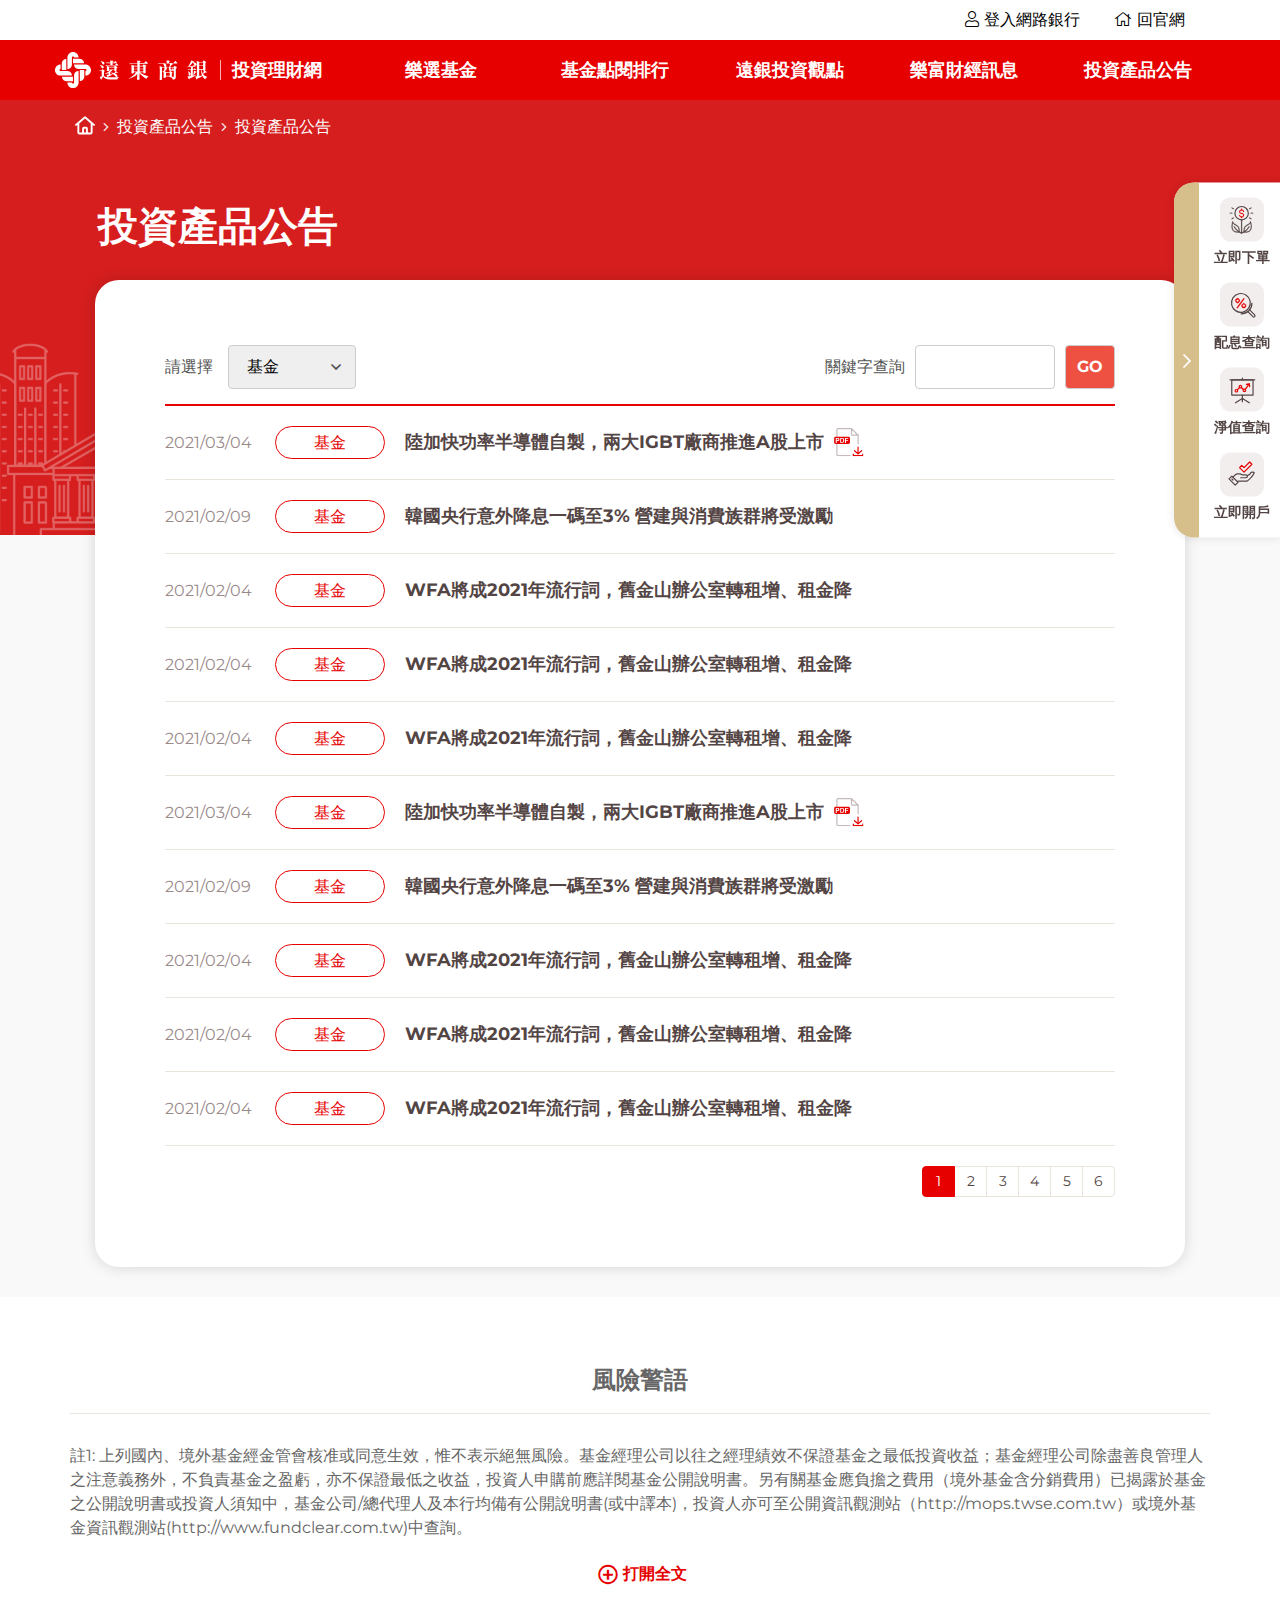
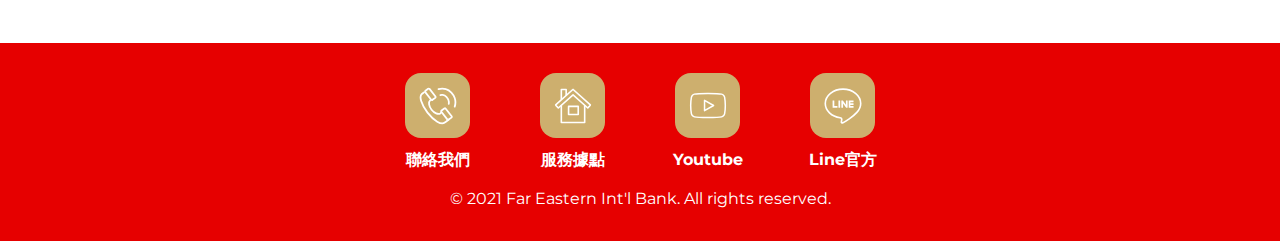
<file: investmentBoard.html>
<!DOCTYPE html>
<html lang="en">
    <head>
        <meta charset="UTF-8">
        <meta http-equiv="X-UA-Compatible" content="IE=edge">
        <meta content='width=device-width, initial-scale=1.0, maximum-scale=1.0, user-scalable=0, shrink-to-fit=no, viewport-fit=cover' name='viewport' />
        <meta charset="UTF-8" />
<meta content='width=device-width, initial-scale=1.0, maximum-scale=1.0, user-scalable=0, shrink-to-fit=no, viewport-fit=cover' name='viewport' />
<meta http-equiv="X-UA-Compatible" content="ie=edge" />
<meta name="title" content="遠東商銀 - 投資理財網" />
<meta name="description" content="" />
<meta name="keyword" contnet="" />

<title>遠東商銀 - 投資理財網</title>
<link rel="shortcut icon" href="./favicon.png" />

<!-- fb 分享設定 -->
<meta property="og:title" content="遠東商銀 - 投資理財網" />
<meta property="og:description" content="" />
<meta property="og:type" content="website" />
<meta property="og:url" content="" />
<meta property="og:image" content="" />
<!-- fb 分享設定 end -->

<link rel="stylesheet" href="./lib/fontawesome/css/all.min.css">
<link rel="stylesheet" href="./lib/bootstrap/css/bootstrap.min.css">

<script src="./lib/jquery/jquery-3.5.1.min.js"></script>
<script src="./lib/jquery/jquery-ui.min.js"></script>
<script src="./lib/bootstrap/js/bootstrap.bundle.min.js"></script>

<script src="./scripts/backToTop.js"></script>

<script src="./scripts/header.js"></script>

<script src="./scripts/sidebar.js"></script>

<script src="./scripts/footer.js"></script>
        <link rel="stylesheet" href="./lib/fontawesome/css/all.min.css">
        <link rel="stylesheet" href="./lib/bootstrap/css/bootstrap.min.css">
        <link rel="stylesheet" href="./styles/app.css">

        <script src="./scripts/inside.js"></script>
    </head>
    <body>
        <div class="inside-page">

            <!-- header -->
            <div class="header-container">
    <div class="top-bar">
        <div class="top-container">
            <a href="https://ebank.feib.com.tw/netbank/html/pages/jsp/Accessible/Login/login.jsp" target="_blank"><i class="fal fa-user mgr-1"></i>登入網路銀行</a>
            <a href="https://www.feib.com.tw/" target="_blank"><i class="fal fa-home mgr-1"></i>回官網</a>
        </div>
    </div>
    <header>
        <!-- PC -->
        <nav class="nav-bar">
            <div class="nav-container">
                <div class="hamburger-box">
                    <div class="hamburger-menu">
                        <span></span>
                        <span></span>
                        <span></span>
                    </div>
                </div>
                <div class="logo-container">
                    <a href="https://www.feib.com.tw/" class="logo" target="_blank">
                        <div class="logo-img">
                            <img src="./images/logo/logo.svg" alt="logo" />
                        </div>
                    </a>
                    <a href="./index.html" class="info">投資理財網</a>
                </div>
                <a href="https://ebank.feib.com.tw/netbank/html/pages/jsp/Accessible/Login/login.jsp" target="_blank" class="user-box fal fa-user fa-lg"></a>
            </div>
            <ul class="nav-list">
                <li class="nav-item">
                    <a class="nav-link" href="javascript:;">樂選基金</a>
                    <!-- 樂選基金 -->
                    <div class="unit unit-left">
                        <div class="unit-content">
                            <ul class="unit-list">
                                <li class="unit-item"><a href="javascript:;"><i class="common-icon menu-big icon-sm mgr-1"></i><span>基金績效搜尋</span></a></li> 
                                <li class="unit-item"><a href="javascript:;"><i class="common-icon menu-big icon-sm mgr-1"></i><span>基金進階搜尋</span></a></li> 
                                <li class="unit-item"><a href="javascript:;"><i class="common-icon menu-big icon-sm mgr-1"></i><span>最新配息查詢</span></a></li>
                            </ul>
                        </div>
                        <div class="unit-content">
                            <ul class="unit-list"> 
                                <li class="unit-item"><a href="javascript:;"><i class="common-icon menu-big icon-sm mgr-1"></i><span>基金公司查詢</span></a></li>
                                <div class="unit-box">
                                    <ul class="unit-box-list">
                                        <li class="unit-box-item"><a href="javascript:;"><i class="common-icon menu-sm"></i>海外發行公司列表</a></li>
                                        <li class="unit-box-item"><a href="javascript:;"><i class="common-icon menu-sm"></i>國內基金公司列表</a></li>
                                    </ul>
                                </div>
                            </ul>
                        </div>
                        <div class="unit-content">
                            <ul class="unit-list">
                                <li class="unit-item"><a href="javascript:;"><i class="common-icon menu-big icon-sm mgr-1"></i><span>樂知基金學堂</span></a></li>
                                <div class="unit-box">
                                    <ul class="unit-box-list">
                                        <li class="unit-box-item"><a href="javascript:;"><i class="common-icon menu-sm"></i>基金入門</a></li>
                                        <li class="unit-box-item"><a href="javascript:;"><i class="common-icon menu-sm"></i>基金進階</a></li>
                                        <li class="unit-box-item"><a href="javascript:;"><i class="common-icon menu-sm"></i>基金實務</a></li>
                                    </ul>
                                </div>
                            </ul>
                        </div>
                    </div>
                </li>
                <li class="nav-item">
                    <a class="nav-link" href="javascript:;">基金點閱排行</a>
                    <div class="unit unit-left">
                        <div class="unit-content">
                            <ul class="unit-list">
                                <li class="unit-item"><a class="section-ranking-link anchor-link" data-href=".section-ranking" data-tabs=".section-ranking-fund" href="./index.html#section-ranking-fund"><i class="common-icon menu-big icon-sm mgr-1"></i><span>優質特選基金</span><i class="common-icon menu-top10 icon-lg mgl-1 mgb-1"></i></a></li> 
                                <li class="unit-item"><a class="section-ranking-link anchor-link" data-href=".section-ranking" data-tabs=".section-ranking-config" href="./index.html#section-ranking-config"><i class="common-icon menu-big icon-sm mgr-1"></i><span>核心配置首選</span><i class="common-icon menu-top10 icon-lg mgl-1 mgb-1"></i></a></li> 
                                <li class="unit-item"><a class="section-ranking-link anchor-link" data-href=".section-ranking" data-tabs=".section-ranking-best" href="./index.html#section-ranking-best"><i class="common-icon menu-big icon-sm mgr-1"></i><span>本行熱銷排行</span><i class="common-icon menu-top10 icon-lg mgl-1 mgb-1"></i></a></li>
                            </ul>
                        </div>
                    </div>
                </li>
                <li class="nav-item">
                    <a class="nav-link" href="javascript:;">遠銀投資觀點</a>
                    <div class="unit unit-left">
                        <div class="unit-content">
                            <ul class="unit-list">
                                <li class="unit-item"><a href="javascript:;"><i class="common-icon menu-movie icon-sm mgr-1"></i><span>遠銀市場觀點</span></a></li> 
                                <li class="unit-item"><a href="javascript:;"><i class="common-icon menu-big icon-sm mgr-1"></i><span>投研財經展望</span></a></li>
                            </ul>
                        </div>
                    </div>
                </li>
                <li class="nav-item">
                    <a class="nav-link" href="javascript:;">樂富財經訊息</a>
                    <div class="unit unit-right">
                        <div class="unit-content">
                            <ul class="unit-list">
                                <li class="unit-item"><a href="javascript:;"><i class="common-icon menu-big icon-sm mgr-1"></i><span>國際金融資訊</span></a></li>
                                <div class="unit-box">
                                    <ul class="unit-box-list">
                                        <li class="unit-box-item"><a href="./internationalNews.html"><i class="common-icon menu-sm"></i>國際財經新聞</a></li>
                                        <li class="unit-box-item"><a href="./internationalEconomic.html"><i class="common-icon menu-sm"></i>各國經濟情勢</a></li>
                                    </ul>
                                </div>
                            </ul>
                        </div>
                        <div class="unit-content">
                            <ul class="unit-list">
                                <li class="unit-item"><a href="javascript:;"><i class="common-icon menu-big icon-sm mgr-1"></i><span>基金資訊</span></a></li>
                                <div class="unit-box">
                                    <ul class="unit-box-list">
                                        <li class="unit-box-item"><a href="javascript:;"><i class="common-icon menu-sm"></i>基金新聞</a></li>
                                        <li class="unit-box-item"><a href="javascript:;"><i class="common-icon menu-sm"></i>境外基金休市公告</a></li>
                                        <li class="unit-box-item"><a href="javascript:;"><i class="common-icon menu-sm"></i>國內基金休市公告</a></li>
                                    </ul>
                                </div>
                            </ul>
                        </div>
                    </div>
                </li>
                <li class="nav-item">
                    <a class="nav-link" href="javascript:;">投資產品公告</a>
                    <div class="unit unit-right">
                        <div class="unit-content">
                            <ul class="unit-list">
                                <li class="unit-item"><a class="anchor-link" data-href=".section-board" href="./index.html#section-board"><i class="common-icon menu-big icon-sm mgr-1"></i><span>最新消息</span><i class="common-icon menu-top3 icon-lg mgl-1 mgb-1"></i></a></li> 
                                <li class="unit-item"><a href="./investmentBoard.html"><i class="common-icon menu-big icon-sm mgr-1"></i><span>投資產品公告</span></a></li> 
                                <li class="unit-item"><a href="https://www.feib.com.tw/fundnotice" target="_blank"><i class="common-icon menu-big icon-sm mgr-1"></i><span>通路報酬揭露查詢</span></a></li> 
                                <li class="unit-item"><a href="https://www.feib.com.tw/fundfee" target="_blank"><i class="common-icon menu-big icon-sm mgr-1"></i><span>後收型聲明書查詢</span></a></li>
                            </ul>
                        </div>
                    </div>
                </li>
            </ul>
        </nav>

        <!-- Mobile -->
        <div class="menu">
            <div class="menu-wrapper">
                <div class="menu-head">
                    <i class="menu-close"></i>
                </div>
                <div class="menu-content">
                    <ul class="menu-list">
                        <li class="menu-item">
                            <div class="menu-title">
                                <a class="menu-link" href="javascript:;">樂選基金</a>
                                <i class="fal fa-angle-down menu-toggle"></i>
                            </div>
                            <ul class="menu-expand menu-md">
                                <li class="menu-item">
                                    <div class="menu-title">
                                        <a class="menu-link" href="javascript:;">基金績效搜尋</a>
                                    </div>
                                </li>
                                <li class="menu-item">
                                    <div class="menu-title">
                                        <a class="menu-link" href="javascript:;">基金進階搜尋</a>
                                    </div>
                                </li>
                                <li class="menu-item">
                                    <div class="menu-title">
                                        <a class="menu-link" href="javascript:;">最新配息查詢</a>
                                    </div>
                                </li>
                                <li class="menu-item">
                                    <div class="menu-title">
                                        <a class="menu-link" href="javascript:;">基金公司查詢</a>
                                        <i class="fal fa-angle-down menu-toggle toggle-md"></i>
                                    </div>
                                    <ul class="menu-expand menu-sm">
                                        <li class="menu-item">
                                            <div class="menu-title">
                                                <a class="menu-link" href="javascript:;">海外發行公司列表</a>
                                            </div>
                                        </li>
                                        <li class="menu-item">
                                            <div class="menu-title">
                                                <a class="menu-link" href="javascript:;">國內基金公司列表</a>
                                            </div>
                                        </li>
                                    </ul>
                                </li>
                                <li class="menu-item">
                                    <div class="menu-title">
                                        <a class="menu-link" href="javascript:;">樂知基金學堂</a>
                                        <i class="fal fa-angle-down menu-toggle toggle-md"></i>
                                    </div>
                                    <ul class="menu-expand menu-sm">
                                        <li class="menu-item">
                                            <div class="menu-title">
                                                <a class="menu-link" href="javascript:;">基金入門</a>
                                            </div>
                                        </li>
                                        <li class="menu-item">
                                            <div class="menu-title">
                                                <a class="menu-link" href="javascript:;">基金進階</a>
                                            </div>
                                        </li>
                                        <li class="menu-item">
                                            <div class="menu-title">
                                                <a class="menu-link" href="javascript:;">基金實務</a>
                                            </div>
                                        </li>
                                    </ul>
                                </li>
                            </ul>
                        </li>
                        <li class="menu-item">
                            <div class="menu-title">
                                <a class="menu-link" href="javascript:;">基金點閱排行</a>
                                <i class="fal fa-angle-down menu-toggle"></i>
                            </div>
                            <ul class="menu-expand menu-md">
                                <li class="menu-item">
                                    <div class="menu-title">
                                        <a class="menu-link anchor-link section-ranking-link" data-href=".section-ranking" data-tabs=".section-ranking-fund" href="./index.html#section-ranking-fund">優質特選基金<i class="common-icon menu-top10 icon-lg"></i></a>
                                    </div>
                                </li>
                                <li class="menu-item">
                                    <div class="menu-title">
                                        <a class="menu-link anchor-link section-ranking-link" data-href=".section-ranking" data-tabs=".section-ranking-config" href="./index.html#section-ranking-config">核心配置首選<i class="common-icon menu-top10 icon-lg"></i></a>
                                    </div>
                                </li>
                                <li class="menu-item">
                                    <div class="menu-title">
                                        <a class="menu-link anchor-link section-ranking-link" data-href=".section-ranking" data-tabs=".section-ranking-best" href="./index.html#section-ranking-best">本行熱銷排行<i class="common-icon menu-top10 icon-lg"></i></a>
                                    </div>
                                </li>
                            </ul>
                        </li>
                        <li class="menu-item">
                            <div class="menu-title">
                                <a class="menu-link" href="javascript:;">遠銀投資觀點</a>
                                <i class="fal fa-angle-down menu-toggle"></i>
                            </div>
                            <ul class="menu-expand menu-md">
                                <li class="menu-item">
                                    <div class="menu-title">
                                        <a class="menu-link" href="javascript:;">遠銀市場觀點</a>
                                    </div>
                                </li>
                                <li class="menu-item">
                                    <div class="menu-title">
                                        <a class="menu-link" href="javascript:;">投研財經展望</a>
                                    </div>
                                </li>
                            </ul>
                        </li>
                        <li class="menu-item">
                            <div class="menu-title">
                                <a class="menu-link" href="javascript:;">樂富財經訊息</a>
                                <i class="fal fa-angle-down menu-toggle"></i>
                            </div>
                            <ul class="menu-expand menu-md">
                                <li class="menu-item">
                                    <div class="menu-title">
                                        <a class="menu-link" href="javascript:;">國際金融資訊</a>
                                        <i class="fal fa-angle-down menu-toggle toggle-md"></i>
                                    </div>
                                    <ul class="menu-expand menu-sm">
                                        <li class="menu-item">
                                            <div class="menu-title">
                                                <a class="menu-link" href="./internationalNews.html">國際財經新聞</a>
                                            </div>
                                        </li>
                                        <li class="menu-item">
                                            <div class="menu-title">
                                                <a class="menu-link" href="./internationalEconomic.html">各國經濟情勢</a>
                                            </div>
                                        </li>
                                    </ul>
                                </li>
                                <li class="menu-item">
                                    <div class="menu-title">
                                        <a class="menu-link" href="javascript:;">基金資訊</a>
                                        <i class="fal fa-angle-down menu-toggle toggle-md"></i>
                                    </div>
                                    <ul class="menu-expand menu-sm">
                                        <li class="menu-item">
                                            <div class="menu-title">
                                                <a class="menu-link" href="javascript:;">基金新聞</a>
                                            </div>
                                        </li>
                                        <li class="menu-item">
                                            <div class="menu-title">
                                                <a class="menu-link" href="javascript:;">境外基金休市公告</a>
                                            </div>
                                        </li>
                                        <li class="menu-item">
                                            <div class="menu-title">
                                                <a class="menu-link" href="javascript:;">國內基金休市公告</a>
                                            </div>
                                        </li>
                                    </ul>
                                </li>
                            </ul>
                        </li>
                        <li class="menu-item">
                            <div class="menu-title">
                                <a class="menu-link" href="javascript:;">投資產品公告</a>
                                <i class="fal fa-angle-down menu-toggle"></i>
                            </div>
                            <ul class="menu-expand menu-md">
                                <li class="menu-item">
                                    <div class="menu-title">
                                        <a class="menu-link anchor-link" data-href=".section-board" href="./index.html#section-board">最新消息<i class="common-icon menu-top3 icon-lg"></i></a>
                                    </div>
                                </li>
                                <li class="menu-item">
                                    <div class="menu-title">
                                        <a class="menu-link" href="./investmentBoard.html">投資產品公告</a>
                                    </div>
                                </li>
                                <li class="menu-item">
                                    <div class="menu-title">
                                        <a class="menu-link" href="https://www.feib.com.tw/fundnotice" target="_blank">通路報酬揭露查詢</a>
                                    </div>
                                </li>
                                <li class="menu-item">
                                    <div class="menu-title">
                                        <a class="menu-link"  href="https://www.feib.com.tw/fundfee" target="_blank">後收型聲明書查詢</a>
                                    </div>
                                </li>
                            </ul>
                        </li>
                    </ul>
                    <div class="sidebar">
    <div class="sidebar-toggle"></div>
    <ul class="sidebar-list">
        <li class="sidebar-item">
            <a href="javascript:;" class="sidebar-link" data-toggle="modal" data-target="#exampleModal">
                <div class="sidebar-icon"><i class="common-icon sidebar-order"></i></div>
                <div>立即下單</div>
            </a>
        </li>
        <li class="sidebar-item">
            <a href="javascript:;" class="sidebar-link">
                <div class="sidebar-icon"><i class="common-icon sidebar-dividend"></i></div>
                <div>配息查詢</div>
            </a>
        </li>
        <li class="sidebar-item">
            <a href="javascript:;" class="sidebar-link">
                <div class="sidebar-icon"><i class="common-icon sidebar-value"></i></div>
                <div>淨值查詢</div>
            </a>
        </li>
        <li class="sidebar-item">
            <a href="https://iapp.feib.com.tw/hppApply/application/index" target="_blank" class="sidebar-link">
                <div class="sidebar-icon"><i class="common-icon sidebar-account"></i></div>
                <div>立即開戶</div>
            </a>
        </li>
    </ul>
</div>
                </div>
            </div>
        </div>
    </header>
</div>

            <!-- 側邊欄 -->
            <div class="sidebar">
    <div class="sidebar-toggle"></div>
    <ul class="sidebar-list">
        <li class="sidebar-item">
            <a href="javascript:;" class="sidebar-link" data-toggle="modal" data-target="#exampleModal">
                <div class="sidebar-icon"><i class="common-icon sidebar-order"></i></div>
                <div>立即下單</div>
            </a>
        </li>
        <li class="sidebar-item">
            <a href="javascript:;" class="sidebar-link">
                <div class="sidebar-icon"><i class="common-icon sidebar-dividend"></i></div>
                <div>配息查詢</div>
            </a>
        </li>
        <li class="sidebar-item">
            <a href="javascript:;" class="sidebar-link">
                <div class="sidebar-icon"><i class="common-icon sidebar-value"></i></div>
                <div>淨值查詢</div>
            </a>
        </li>
        <li class="sidebar-item">
            <a href="https://iapp.feib.com.tw/hppApply/application/index" target="_blank" class="sidebar-link">
                <div class="sidebar-icon"><i class="common-icon sidebar-account"></i></div>
                <div>立即開戶</div>
            </a>
        </li>
    </ul>
</div>
            <div class="modal fade" id="exampleModal" tabindex="-1" aria-labelledby="exampleModalLabel" aria-hidden="true">
    <div class="modal-dialog modal-dialog-centered">
        <div class="modal-content">
            <div class="modal-header">
                <h5 class="modal-title" id="exampleModalLabel"><i class="common-icon modal-icon mgr-1"></i>立即下單</h5>
            </div>
            <div class="modal-body">
                <div>請問您是否為遠東商銀「網路銀行客戶」?</div>
                <div class="mgt-5">
                    <a href="https://iapp.feib.com.tw/hppApply/home/index" target="_blank" class="modal-btn gray">否</a>
                    <a href="https://www.feib.com.tw/" target="_blank" class="modal-btn red">是</a>
                </div>
            </div>
            <div class="modal-close" data-dismiss="modal" aria-label="Close"></div>
        </div>
    </div>
</div>

            <div class="inside-masthead">
                <div class="masthead-container">

                    <!-- 麵包屑 -->
                    <nav aria-label="breadcrumb">
                        <ul class="breadcrumb">
                            <li class="breadcrumb-item"><a href="./index.html"><i class="common-icon home icon-sm"></i></a></li>
                            <li class="breadcrumb-item"><a href="javascript:;">投資產品公告</a></li>
                            <li class="breadcrumb-item active" aria-current="page">投資產品公告</li>
                        </ul>
                    </nav>

                    <!-- 大標題 -->
                    <h1 class="main-title">投資產品公告</h1>

                    <div class="inside-content">
                        <div class="investmentBoard-content">
                            <div class="filter-bar">
                                <div class="filter-type">
                                    <label>請選擇</label>
                                    <div class="select-group">
                                        <select>
                                            <option value="基金">基金</option>
                                            <option value="ETF">ETF</option>
                                            <option value="國外股票">國外股票</option>
                                            <option value="國外債券">國外債券</option>
                                            <option value="存款">存款</option>
                                            <option value="結構型商品">結構型商品</option>
                                        </select>
                                    </div>
                                </div>
                                <form class="filter-keyword">
                                    <label>關鍵字查詢</label>
                                    <input type="text" />
                                    <button type="submit">GO</button>
                                </form>
                            </div>
                            <ul class="board-list">
                                <li class="board-item">
                                    <a class="board-link" href="javascript:;">
                                        <div class="d-flex align-items-center">
                                            <div class="date">2021/03/04</div>
                                            <div class="tag">基金</div>
                                        </div>
                                        <div class="content">陸加快功率半導體自製，兩大IGBT廠商推進A股上市<i class="common-icon pdf mgl-2"></i></div>
                                    </a>
                                </li>
                                <li class="board-item">
                                    <a class="board-link" href="javascript:;">
                                        <div class="d-flex align-items-center">
                                            <div class="date">2021/02/09</div>
                                            <div class="tag">基金</div>
                                        </div>
                                        <div class="content">韓國央行意外降息一碼至3% 營建與消費族群將受激勵</div>
                                    </a>
                                </li>
                                <li class="board-item">
                                    <a class="board-link" href="javascript:;">
                                        <div class="d-flex align-items-center">
                                            <div class="date">2021/02/04</div>
                                            <div class="tag">基金</div>
                                        </div>
                                        <div class="content">WFA將成2021年流行詞，舊金山辦公室轉租增、租金降</div>
                                    </a>
                                </li>
                                <li class="board-item">
                                    <a class="board-link" href="javascript:;">
                                        <div class="d-flex align-items-center">
                                            <div class="date">2021/02/04</div>
                                            <div class="tag">基金</div>
                                        </div>
                                        <div class="content">WFA將成2021年流行詞，舊金山辦公室轉租增、租金降</div>
                                    </a>
                                </li>
                                <li class="board-item">
                                    <a class="board-link" href="javascript:;">
                                        <div class="d-flex align-items-center">
                                            <div class="date">2021/02/04</div>
                                            <div class="tag">基金</div>
                                        </div>
                                        <div class="content">WFA將成2021年流行詞，舊金山辦公室轉租增、租金降</div>
                                    </a>
                                </li>
                                <li class="board-item">
                                    <a class="board-link" href="javascript:;">
                                        <div class="d-flex align-items-center">
                                            <div class="date">2021/03/04</div>
                                            <div class="tag">基金</div>
                                        </div>
                                        <div class="content">陸加快功率半導體自製，兩大IGBT廠商推進A股上市<i class="common-icon pdf mgl-2"></i></div>
                                    </a>
                                </li>
                                <li class="board-item">
                                    <a class="board-link" href="javascript:;">
                                        <div class="d-flex align-items-center">
                                            <div class="date">2021/02/09</div>
                                            <div class="tag">基金</div>
                                        </div>
                                        <div class="content">韓國央行意外降息一碼至3% 營建與消費族群將受激勵</div>
                                    </a>
                                </li>
                                <li class="board-item">
                                    <a class="board-link" href="javascript:;">
                                        <div class="d-flex align-items-center">
                                            <div class="date">2021/02/04</div>
                                            <div class="tag">基金</div>
                                        </div>
                                        <div class="content">WFA將成2021年流行詞，舊金山辦公室轉租增、租金降</div>
                                    </a>
                                </li>
                                <li class="board-item">
                                    <a class="board-link" href="javascript:;">
                                        <div class="d-flex align-items-center">
                                            <div class="date">2021/02/04</div>
                                            <div class="tag">基金</div>
                                        </div>
                                        <div class="content">WFA將成2021年流行詞，舊金山辦公室轉租增、租金降</div>
                                    </a>
                                </li>
                                <li class="board-item">
                                    <a class="board-link" href="javascript:;">
                                        <div class="d-flex align-items-center">
                                            <div class="date">2021/02/04</div>
                                            <div class="tag">基金</div>
                                        </div>
                                        <div class="content">WFA將成2021年流行詞，舊金山辦公室轉租增、租金降</div>
                                    </a>
                                </li>
                            </ul>
                            <nav class="board-pagination">
                                <ul class="pagination">
                                    <li class="page-item active"><a class="page-link" href="javascript:;">1</a></li>
                                    <li class="page-item"><a class="page-link" href="javascript:;">2</a></li>
                                    <li class="page-item"><a class="page-link" href="javascript:;">3</a></li>
                                    <li class="page-item"><a class="page-link" href="javascript:;">4</a></li>
                                    <li class="page-item"><a class="page-link" href="javascript:;">5</a></li>
                                    <li class="page-item"><a class="page-link" href="javascript:;">6</a></li>
                                </ul>
                            </nav>
                        </div>
                    </div>
                </div>
            </div>

            <!-- footer -->
            <footer>
    <div class="warning-container">
        <div class="warning-title">風險警語</div>
        <div class="warning-content">
            <div>註1: 上列國內、境外基金經金管會核准或同意生效，惟不表示絕無風險。基金經理公司以往之經理績效不保證基金之最低投資收益；基金經理公司除盡善良管理人之注意義務外，不負責基金之盈虧，亦不保證最低之收益，投資人申購前應詳閱基金公開說明書。另有關基金應負擔之費用（境外基金含分銷費用）已揭露於基金之公開說明書或投資人須知中，基金公司/總代理人及本行均備有公開說明書(或中譯本)，投資人亦可至公開資訊觀測站（http://mops.twse.com.tw）或境外基金資訊觀測站(http://www.fundclear.com.tw)中查詢。</div>
            <div class="warning-expand">
                <div>註2:	基金、ETF及集合管理運用帳戶並非存款，且投資不受存款保險所保障之範圍，投資人需自付盈虧，受託銀行不保本不保息且投資具投資風險，其最大可能損失為委託人交付本行之原始信託金額之全部。</div>
                <div>註3:	共同基金並非遠東銀行或其關係企業之存款、義務或保證。客戶投資共同基金之決定應依本身判斷為之，應自行負擔投資風險及投資結果；遠東銀行及其關係企業並不分擔投資風險或為任何收益保證。投資人因不同時間進場，基金過去的績效不代表未來的表現，基金價格可能上揚或下跌，投資共同基金有投資風險（包括但不限於市場、匯率、流動性及投資標的信用風險），亦可能發生本金之損失。投資人若投資於以外幣計價的共同基金尚需瞭解匯率變動風險所可能導致本金的損失。</div>
                <div>註4:	本網頁資料係由嘉實資訊提供，基金淨值可能因市場因素而上下波動，淨值僅供參考，遠東銀行不擔保資料之正確性；投資人實際申購∕贖回基金的實際交易價格、費用與單位數均以基金公司公告為準，詳情請向本行各營業單位「理財業務人員」洽詢。</div>
                <div>註5:	基金概要、基金分析指標、基金績效之資訊由嘉實及各基金公司提供，並每日更新，惟前述資料僅供參考，建議投資人在申購或贖回基金時，仍須以基金公司公告之淨值為準。</div>
                <div class="font-weight-bold" style="color: #E60000">註6:	高收益債券基金主要係投資於非投資等級之高風險債券，且部份基金配息來源可能為本金，僅適合能承受較高風險之非保守型投資人，且投資人投資高收益債券基金不宜占其投資組合過高之比重。高收益債券基金經金管會核准，惟不表示絕無風險。由於高收益債券之信用評等未達投資等級或未經信用評等，且對利率變動的敏感度甚高，可能會因利率上升、市場流動性下降，或債券發行機構違約不支付本金、利息或破產而蒙受虧損，不適合無法承擔相關風險之投資人。另如係本國投信機構募集者，可能投資於符合美國Rule 144A規定具有私募性質之債券，雖其投資總金額不得超過基金淨資產價值之百分之十，然該債券具有債券發行人違約之信用風險、利率風險、流動性風險、交易對手風險及因財務訊息揭露不完整或因價格不透明導致波動性較大之風險，投資人應審慎評估。</div>
                <div class="font-weight-bold" style="color: #E60000">註7:	績效計算為原幣別報酬，且皆有考慮配息情況。基金配息率不代表基金報酬率，且過去配息率不代表未來配息率；基金淨值可能因市場因素而上下波動。具有定期配息性質之基金，並非定期性存款。特別提醒投資人注意該基金之配息政策有可能導致基金資產減少以及基金如持有非投資等級證券可能衍生之風險。</div>
                <div class="font-weight-bold" style="color: #E60000">註8:	基金的配息可能由基金的收益或本金中支付。任何涉及由本金支出的部份，可能導致原始投資金額減損；部分基金配息前未先扣除應負擔之費用，投資人於申購時應謹慎考量，投資人可於證券投資信託事業或總代理人之公司網站查詢近12個月內由本金支付之股利及支付基金行政管理費用之相關資料。</div>
                <div>註9:	標示"(已撤銷核備)"及"(未申報生效)"之基金資料僅提供原有投資者參考，以供其做贖回、轉換或繼續持有之決定；「已撤銷核備」為在台灣已下架(停售)的基金；「未申報生效」為未於法規規定之時效內向金管會辦理申報生效作業之境外基金。</div>
                <div>註10:投資手續費後收型基金，另需負擔分銷費用(依不同基金公司而定)，該分銷費用將影響基金淨值或配息，故後收型基金配息率與淨值表現通常會低於前收型基金，惟該費用已反映於每日基金淨值中，委託人毋須額外支付。委託人申購前應詳閱基金公開說明書查詢上開資訊。</div>
                <div>註11:本資料並非為基金申購之要約或為促銷特定基金之目的，申購基金應由投資人詳閱各基金公開說明書、投資人須知、基金簡介後申購之。</div>
                <div>註12:以上資料僅供參考用途，未經本行同意，不得複製、轉載或為任何散佈。本行將盡力提供正確之資訊，惟本行對於所載資料之完整性、即時性和正確性不做任何擔保，如有錯誤或疏漏，本行或關係企業與其任何董事或受僱人，並不負任何法律責任。投資人應自行判斷資料內容之正確性。</div>
                <div>註13:以上內容如涉及有價證券或金融商品、市場等相關記載或說明，並不構成要約、招攬、宣傳、建議或推薦買賣等任何形式之表示，請投資人應審慎考量本身之需求與投資風險。</div>
                <div>註14:委託人之交易如經基金公司認定為短線交易者，基金公司或本行可拒絕受理申請轉換或申購要求，並可請求支付一定比例之贖回費用或其他相關費用，費用標準均依各該基金公司之規定。</div>
                <div>註15:基金投資涉及新興市場部分，因其波動性及風險程度可能較高，且其政治與經濟情勢穩定度可能低於已開發國家，也可能使資產價值受不同程度之影響。</div>
                <div>註16:中國境內債券之信用評級，由中國評級機構所授予，其所使用評級標準與方法可能與其他國際評級機構所採用者不一致，故該評級制度未必可提供同等的標準與獲得國際評級的證券進行比較。</div>
                <div>註17:部分基金可能持有衍生性商品部位，可能達基金淨資產價值之100%，可能造成基金淨值高度波動及衍生其他風險。</div>
                <div>註18:貨幣避險級別採用避險技術，試圖降低(但非完全消除)避險級別計價貨幣與基金基準貨幣間的匯率波動，期能提供投資人更貼近基準貨幣級別的基金報酬率。以獨立貨幣符號表示之其他貨幣計價級別，則未進行匯率波動避險，以所示貨幣買入或贖回基金，並依買進或贖回時的市場匯率兌換成基金基準貨幣。</div>
                <div>註19:匯率走勢亦可能影響所投資之海外資產而使資產價值變動。</div>
                <div>註20:本文提及之各種預測情況不必然代表未來結果，相關內容僅供參考，投資人應審慎考量本身之需求與投資風險。</div>
                <div>註21:後收型基金在贖回時，基金公司將依持有期間長短收取不同比率之遞延申購手續費，該費用將自贖回總額中扣除；另後收型基金若有收取分銷費，則申購手續費雖可遞延收取，惟每年仍需支付0%~1.06%的分銷費（按基金日平均淨資產價值計算），可能造成實際負擔費用增加（分銷費依各基金公司而有不同，請參考本行後收型基金投資費用暨特約事項及各基金之投資人須知），另該費用已反映於每日基金淨值中，委託人無需額外支付。</div>
                <div>註22:境內外基金於公開說明書或投資人須知可能揭露貨幣風險，境外基金係以外幣計價(含避險級別)，投資人之慣用貨幣（持有或常用作交易之貨幣）如是新臺幣，則須承擔取得收益分配或買回價金時轉換回新臺幣可能產生之匯率風險，亦即轉換當時之新臺幣兌換外幣匯率相較於原始投資日之匯率升值時，投資人將承受匯兌損失。</div>
                <div>註23:另類投資型基金(Alternative Funds)之投資策略與一般傳統共同基金(Mutual Funds)不同，其投資策略較為靈活，投資標的較廣泛且極有可能為衍生性金融商品或另類資產，且另類投資型基金如屬保本型基金，投資人須持有至基金到期，方可依其保本率保本。投資人投資前應充分了解另類投資型基金之投資風險並詳閱該基金之公開說明書或投資說明書。</div>
                <div>註24:各基金於公開（含簡式）說明書或投資人須知揭露之風險報酬等級，係依據投信投顧公會「基金風險報酬等級分類標準」而訂定，然該標準並非強制規定，本行係自行建構產品及客戶風險等級衡量方法以辦理商品適合度事宜，其可能與前者等級有所不同。</div>
                <div>註25:投資於中國之基金應依中華民國相關法令之規定：境外基金投資大陸地區證券市場之有價證券以掛牌上市有價證券及銀行間債券市場為限，且投資前述有價證券總金額不得超過該境外基金淨資產價值之百分之二十，故並非完全投資於大陸地區有價證券；投信基金投資大陸地區之有價證券雖可包括其證券集中交易市場交易之股票、存託憑證或符合一定信用評等之債券等且法令並無規範投資總金額之上限，惟仍應符合信託契約、公開說明書、證券投資信託基金管理辦法等相關規定及受到基金公司QFII額度之限制，故亦非一定完全投資於大陸地區有價證券。又投資人亦須留意中國市場政府政策、法令、會計稅務制度、經濟與市場等變動所可能產生之投資風險。</div>
            </div>
        </div>
        <div class="text-center">
            <button type="button" class="warning-btn"></button>
        </div>
    </div>
    <div class="footer-container">
        <ul class="footer-tools-list">
            <li class="footer-tools-item">
                <a href="https://www.feib.com.tw/tel" target="_blank" class="footer-tools-link">
                    <div class="footer-tools-icon">
                        <i class="common-icon icon-lg contact"></i>
                    </div>
                    <div>聯絡我們</div>
                </a>
            </li>
            <li class="footer-tools-item">
                <a href="https://www.feib.com.tw/branch" target="_blank" class="footer-tools-link">
                    <div class="footer-tools-icon">
                        <i class="common-icon icon-lg storeLocator"></i>
                    </div>
                    <div>服務據點</div>
                </a>
            </li>
            <li class="footer-tools-item">
                <a href="https://www.youtube.com/c/%E9%81%A0%E6%9D%B1%E5%95%86%E9%8A%80%E8%B2%A1%E5%AF%8C%E7%AE%A1%E7%90%86/featured" target="_blank" class="footer-tools-link">
                    <div class="footer-tools-icon">
                        <i class="common-icon icon-lg youtube"></i>
                    </div>
                    <div>Youtube</div>
                </a>
            </li>
            <li class="footer-tools-item">
                <a href="https://lin.ee/oJkZ5Ot" target="_blank" class="footer-tools-link">
                    <div class="footer-tools-icon">
                        <i class="common-icon icon-lg line"></i>
                    </div>
                    <div>Line官方</div>
                </a>
            </li>
        </ul>
        <div>© 2021 Far Eastern Int'l Bank. All rights reserved.</div>
    </div>
</footer>

            <!-- backToTop -->
            <button type="button" id="BackTop" class="backToTop"></button>

        </div>
    </body>
</html>
</file>
<file: lib/rangeSlider/rangeslider.css>
.rangeslider,
.rangeslider__fill {
  display: block;
  -moz-box-shadow: inset 0px 1px 3px rgba(0, 0, 0, 0.3);
  -webkit-box-shadow: inset 0px 1px 3px rgba(0, 0, 0, 0.3);
  box-shadow: inset 0px 1px 3px rgba(0, 0, 0, 0.3);
  -moz-border-radius: 10px;
  -webkit-border-radius: 10px;
  border-radius: 10px;
}

.rangeslider {
  background: #e6e6e6;
  position: relative;
}

.rangeslider--horizontal {
  height: 20px;
  width: 100%;
}

.rangeslider--vertical {
  width: 20px;
  min-height: 150px;
  max-height: 100%;
}

.rangeslider--disabled {
  filter: progid:DXImageTransform.Microsoft.Alpha(Opacity=40);
  opacity: 0.4;
}

.rangeslider__fill {
  background: #00ff00;
  position: absolute;
}
.rangeslider--horizontal .rangeslider__fill {
  top: 0;
  height: 100%;
}
.rangeslider--vertical .rangeslider__fill {
  bottom: 0;
  width: 100%;
}

.rangeslider__handle {
  background: white;
  border: 1px solid #ccc;
  cursor: pointer;
  display: inline-block;
  width: 40px;
  height: 40px;
  position: absolute;
  background-image: url('[data-uri]');
  background-size: 100%;
  background-image: -webkit-gradient(linear, 50% 0%, 50% 100%, color-stop(0%, rgba(255, 255, 255, 0)), color-stop(100%, rgba(0, 0, 0, 0.1)));
  background-image: -moz-linear-gradient(rgba(255, 255, 255, 0), rgba(0, 0, 0, 0.1));
  background-image: -webkit-linear-gradient(rgba(255, 255, 255, 0), rgba(0, 0, 0, 0.1));
  background-image: linear-gradient(rgba(255, 255, 255, 0), rgba(0, 0, 0, 0.1));
  -moz-box-shadow: 0 0 8px rgba(0, 0, 0, 0.3);
  -webkit-box-shadow: 0 0 8px rgba(0, 0, 0, 0.3);
  box-shadow: 0 0 8px rgba(0, 0, 0, 0.3);
  -moz-border-radius: 50%;
  -webkit-border-radius: 50%;
  border-radius: 50%;
}
.rangeslider__handle:after {
  content: "";
  display: block;
  width: 18px;
  height: 18px;
  margin: auto;
  position: absolute;
  top: 0;
  right: 0;
  bottom: 0;
  left: 0;
  background-image: url('[data-uri]');
  background-size: 100%;
  background-image: -webkit-gradient(linear, 50% 0%, 50% 100%, color-stop(0%, rgba(0, 0, 0, 0.13)), color-stop(100%, rgba(255, 255, 255, 0)));
  background-image: -moz-linear-gradient(rgba(0, 0, 0, 0.13), rgba(255, 255, 255, 0));
  background-image: -webkit-linear-gradient(rgba(0, 0, 0, 0.13), rgba(255, 255, 255, 0));
  background-image: linear-gradient(rgba(0, 0, 0, 0.13), rgba(255, 255, 255, 0));
  -moz-border-radius: 50%;
  -webkit-border-radius: 50%;
  border-radius: 50%;
}
.rangeslider__handle:active, .rangeslider--active .rangeslider__handle {
  background-image: url('[data-uri]');
  background-size: 100%;
  background-image: -webkit-gradient(linear, 50% 0%, 50% 100%, color-stop(0%, rgba(0, 0, 0, 0.1)), color-stop(100%, rgba(0, 0, 0, 0.12)));
  background-image: -moz-linear-gradient(rgba(0, 0, 0, 0.1), rgba(0, 0, 0, 0.12));
  background-image: -webkit-linear-gradient(rgba(0, 0, 0, 0.1), rgba(0, 0, 0, 0.12));
  background-image: linear-gradient(rgba(0, 0, 0, 0.1), rgba(0, 0, 0, 0.12));
}
.rangeslider--horizontal .rangeslider__handle {
  top: -10px;
  touch-action: pan-y;
  -ms-touch-action: pan-y;
}
.rangeslider--vertical .rangeslider__handle {
  left: -10px;
  touch-action: pan-x;
  -ms-touch-action: pan-x;
}

input[type="range"]:focus + .rangeslider .rangeslider__handle {
  -moz-box-shadow: 0 0 8px rgba(255, 0, 255, 0.9);
  -webkit-box-shadow: 0 0 8px rgba(255, 0, 255, 0.9);
  box-shadow: 0 0 8px rgba(255, 0, 255, 0.9);
}
</file>
<file: lib/fontawesome/css/all.min.css>
.fa,.fab,.fal,.far,.fas{-moz-osx-font-smoothing:grayscale;-webkit-font-smoothing:antialiased;display:inline-block;font-style:normal;font-variant:normal;text-rendering:auto;line-height:1}.fa-lg{font-size:1.33333em;line-height:.75em;vertical-align:-.0667em}.fa-xs{font-size:.75em}.fa-sm{font-size:.875em}.fa-1x{font-size:1em}.fa-2x{font-size:2em}.fa-3x{font-size:3em}.fa-4x{font-size:4em}.fa-5x{font-size:5em}.fa-6x{font-size:6em}.fa-7x{font-size:7em}.fa-8x{font-size:8em}.fa-9x{font-size:9em}.fa-10x{font-size:10em}.fa-fw{text-align:center;width:1.25em}.fa-ul{list-style-type:none;margin-left:2.5em;padding-left:0}.fa-ul>li{position:relative}.fa-li{left:-2em;position:absolute;text-align:center;width:2em;line-height:inherit}.fa-border{border:.08em solid #eee;border-radius:.1em;padding:.2em .25em .15em}.fa-pull-left{float:left}.fa-pull-right{float:right}.fa.fa-pull-left,.fab.fa-pull-left,.fal.fa-pull-left,.far.fa-pull-left,.fas.fa-pull-left{margin-right:.3em}.fa.fa-pull-right,.fab.fa-pull-right,.fal.fa-pull-right,.far.fa-pull-right,.fas.fa-pull-right{margin-left:.3em}.fa-spin{animation:fa-spin 2s infinite linear}.fa-pulse{animation:fa-spin 1s infinite steps(8)}@keyframes fa-spin{0%{transform:rotate(0deg)}to{transform:rotate(1turn)}}.fa-rotate-90{-ms-filter:"progid:DXImageTransform.Microsoft.BasicImage(rotation=1)";transform:rotate(90deg)}.fa-rotate-180{-ms-filter:"progid:DXImageTransform.Microsoft.BasicImage(rotation=2)";transform:rotate(180deg)}.fa-rotate-270{-ms-filter:"progid:DXImageTransform.Microsoft.BasicImage(rotation=3)";transform:rotate(270deg)}.fa-flip-horizontal{-ms-filter:"progid:DXImageTransform.Microsoft.BasicImage(rotation=0, mirror=1)";transform:scaleX(-1)}.fa-flip-vertical{transform:scaleY(-1)}.fa-flip-both,.fa-flip-horizontal.fa-flip-vertical,.fa-flip-vertical{-ms-filter:"progid:DXImageTransform.Microsoft.BasicImage(rotation=2, mirror=1)"}.fa-flip-both,.fa-flip-horizontal.fa-flip-vertical{transform:scale(-1)}:root .fa-flip-both,:root .fa-flip-horizontal,:root .fa-flip-vertical,:root .fa-rotate-90,:root .fa-rotate-180,:root .fa-rotate-270{filter:none}.fa-stack{display:inline-block;height:2em;line-height:2em;position:relative;vertical-align:middle;width:2.5em}.fa-stack-1x,.fa-stack-2x{left:0;position:absolute;text-align:center;width:100%}.fa-stack-1x{line-height:inherit}.fa-stack-2x{font-size:2em}.fa-inverse{color:#fff}.fa-500px:before{content:"\f26e"}.fa-abacus:before{content:"\f640"}.fa-accessible-icon:before{content:"\f368"}.fa-accusoft:before{content:"\f369"}.fa-acorn:before{content:"\f6ae"}.fa-acquisitions-incorporated:before{content:"\f6af"}.fa-ad:before{content:"\f641"}.fa-address-book:before{content:"\f2b9"}.fa-address-card:before{content:"\f2bb"}.fa-adjust:before{content:"\f042"}.fa-adn:before{content:"\f170"}.fa-adobe:before{content:"\f778"}.fa-adversal:before{content:"\f36a"}.fa-affiliatetheme:before{content:"\f36b"}.fa-air-freshener:before{content:"\f5d0"}.fa-alarm-clock:before{content:"\f34e"}.fa-algolia:before{content:"\f36c"}.fa-alicorn:before{content:"\f6b0"}.fa-align-center:before{content:"\f037"}.fa-align-justify:before{content:"\f039"}.fa-align-left:before{content:"\f036"}.fa-align-right:before{content:"\f038"}.fa-alipay:before{content:"\f642"}.fa-allergies:before{content:"\f461"}.fa-amazon:before{content:"\f270"}.fa-amazon-pay:before{content:"\f42c"}.fa-ambulance:before{content:"\f0f9"}.fa-american-sign-language-interpreting:before{content:"\f2a3"}.fa-amilia:before{content:"\f36d"}.fa-analytics:before{content:"\f643"}.fa-anchor:before{content:"\f13d"}.fa-android:before{content:"\f17b"}.fa-angel:before{content:"\f779"}.fa-angellist:before{content:"\f209"}.fa-angle-double-down:before{content:"\f103"}.fa-angle-double-left:before{content:"\f100"}.fa-angle-double-right:before{content:"\f101"}.fa-angle-double-up:before{content:"\f102"}.fa-angle-down:before{content:"\f107"}.fa-angle-left:before{content:"\f104"}.fa-angle-right:before{content:"\f105"}.fa-angle-up:before{content:"\f106"}.fa-angry:before{content:"\f556"}.fa-angrycreative:before{content:"\f36e"}.fa-angular:before{content:"\f420"}.fa-ankh:before{content:"\f644"}.fa-app-store:before{content:"\f36f"}.fa-app-store-ios:before{content:"\f370"}.fa-apper:before{content:"\f371"}.fa-apple:before{content:"\f179"}.fa-apple-alt:before{content:"\f5d1"}.fa-apple-crate:before{content:"\f6b1"}.fa-apple-pay:before{content:"\f415"}.fa-archive:before{content:"\f187"}.fa-archway:before{content:"\f557"}.fa-arrow-alt-circle-down:before{content:"\f358"}.fa-arrow-alt-circle-left:before{content:"\f359"}.fa-arrow-alt-circle-right:before{content:"\f35a"}.fa-arrow-alt-circle-up:before{content:"\f35b"}.fa-arrow-alt-down:before{content:"\f354"}.fa-arrow-alt-from-bottom:before{content:"\f346"}.fa-arrow-alt-from-left:before{content:"\f347"}.fa-arrow-alt-from-right:before{content:"\f348"}.fa-arrow-alt-from-top:before{content:"\f349"}.fa-arrow-alt-left:before{content:"\f355"}.fa-arrow-alt-right:before{content:"\f356"}.fa-arrow-alt-square-down:before{content:"\f350"}.fa-arrow-alt-square-left:before{content:"\f351"}.fa-arrow-alt-square-right:before{content:"\f352"}.fa-arrow-alt-square-up:before{content:"\f353"}.fa-arrow-alt-to-bottom:before{content:"\f34a"}.fa-arrow-alt-to-left:before{content:"\f34b"}.fa-arrow-alt-to-right:before{content:"\f34c"}.fa-arrow-alt-to-top:before{content:"\f34d"}.fa-arrow-alt-up:before{content:"\f357"}.fa-arrow-circle-down:before{content:"\f0ab"}.fa-arrow-circle-left:before{content:"\f0a8"}.fa-arrow-circle-right:before{content:"\f0a9"}.fa-arrow-circle-up:before{content:"\f0aa"}.fa-arrow-down:before{content:"\f063"}.fa-arrow-from-bottom:before{content:"\f342"}.fa-arrow-from-left:before{content:"\f343"}.fa-arrow-from-right:before{content:"\f344"}.fa-arrow-from-top:before{content:"\f345"}.fa-arrow-left:before{content:"\f060"}.fa-arrow-right:before{content:"\f061"}.fa-arrow-square-down:before{content:"\f339"}.fa-arrow-square-left:before{content:"\f33a"}.fa-arrow-square-right:before{content:"\f33b"}.fa-arrow-square-up:before{content:"\f33c"}.fa-arrow-to-bottom:before{content:"\f33d"}.fa-arrow-to-left:before{content:"\f33e"}.fa-arrow-to-right:before{content:"\f340"}.fa-arrow-to-top:before{content:"\f341"}.fa-arrow-up:before{content:"\f062"}.fa-arrows:before{content:"\f047"}.fa-arrows-alt:before{content:"\f0b2"}.fa-arrows-alt-h:before{content:"\f337"}.fa-arrows-alt-v:before{content:"\f338"}.fa-arrows-h:before{content:"\f07e"}.fa-arrows-v:before{content:"\f07d"}.fa-artstation:before{content:"\f77a"}.fa-assistive-listening-systems:before{content:"\f2a2"}.fa-asterisk:before{content:"\f069"}.fa-asymmetrik:before{content:"\f372"}.fa-at:before{content:"\f1fa"}.fa-atlas:before{content:"\f558"}.fa-atlassian:before{content:"\f77b"}.fa-atom:before{content:"\f5d2"}.fa-atom-alt:before{content:"\f5d3"}.fa-audible:before{content:"\f373"}.fa-audio-description:before{content:"\f29e"}.fa-autoprefixer:before{content:"\f41c"}.fa-avianex:before{content:"\f374"}.fa-aviato:before{content:"\f421"}.fa-award:before{content:"\f559"}.fa-aws:before{content:"\f375"}.fa-axe:before{content:"\f6b2"}.fa-axe-battle:before{content:"\f6b3"}.fa-baby:before{content:"\f77c"}.fa-baby-carriage:before{content:"\f77d"}.fa-backpack:before{content:"\f5d4"}.fa-backspace:before{content:"\f55a"}.fa-backward:before{content:"\f04a"}.fa-bacon:before{content:"\f7e5"}.fa-badge:before{content:"\f335"}.fa-badge-check:before{content:"\f336"}.fa-badge-dollar:before{content:"\f645"}.fa-badge-percent:before{content:"\f646"}.fa-badger-honey:before{content:"\f6b4"}.fa-balance-scale:before{content:"\f24e"}.fa-balance-scale-left:before{content:"\f515"}.fa-balance-scale-right:before{content:"\f516"}.fa-ball-pile:before{content:"\f77e"}.fa-ballot:before{content:"\f732"}.fa-ballot-check:before{content:"\f733"}.fa-ban:before{content:"\f05e"}.fa-band-aid:before{content:"\f462"}.fa-bandcamp:before{content:"\f2d5"}.fa-barcode:before{content:"\f02a"}.fa-barcode-alt:before{content:"\f463"}.fa-barcode-read:before{content:"\f464"}.fa-barcode-scan:before{content:"\f465"}.fa-bars:before{content:"\f0c9"}.fa-baseball:before{content:"\f432"}.fa-baseball-ball:before{content:"\f433"}.fa-basketball-ball:before{content:"\f434"}.fa-basketball-hoop:before{content:"\f435"}.fa-bat:before{content:"\f6b5"}.fa-bath:before{content:"\f2cd"}.fa-battery-bolt:before{content:"\f376"}.fa-battery-empty:before{content:"\f244"}.fa-battery-full:before{content:"\f240"}.fa-battery-half:before{content:"\f242"}.fa-battery-quarter:before{content:"\f243"}.fa-battery-slash:before{content:"\f377"}.fa-battery-three-quarters:before{content:"\f241"}.fa-bed:before{content:"\f236"}.fa-beer:before{content:"\f0fc"}.fa-behance:before{content:"\f1b4"}.fa-behance-square:before{content:"\f1b5"}.fa-bell:before{content:"\f0f3"}.fa-bell-school:before{content:"\f5d5"}.fa-bell-school-slash:before{content:"\f5d6"}.fa-bell-slash:before{content:"\f1f6"}.fa-bells:before{content:"\f77f"}.fa-bezier-curve:before{content:"\f55b"}.fa-bible:before{content:"\f647"}.fa-bicycle:before{content:"\f206"}.fa-bimobject:before{content:"\f378"}.fa-binoculars:before{content:"\f1e5"}.fa-biohazard:before{content:"\f780"}.fa-birthday-cake:before{content:"\f1fd"}.fa-bitbucket:before{content:"\f171"}.fa-bitcoin:before{content:"\f379"}.fa-bity:before{content:"\f37a"}.fa-black-tie:before{content:"\f27e"}.fa-blackberry:before{content:"\f37b"}.fa-blanket:before{content:"\f498"}.fa-blender:before{content:"\f517"}.fa-blender-phone:before{content:"\f6b6"}.fa-blind:before{content:"\f29d"}.fa-blog:before{content:"\f781"}.fa-blogger:before{content:"\f37c"}.fa-blogger-b:before{content:"\f37d"}.fa-bluetooth:before{content:"\f293"}.fa-bluetooth-b:before{content:"\f294"}.fa-bold:before{content:"\f032"}.fa-bolt:before{content:"\f0e7"}.fa-bomb:before{content:"\f1e2"}.fa-bone:before{content:"\f5d7"}.fa-bone-break:before{content:"\f5d8"}.fa-bong:before{content:"\f55c"}.fa-book:before{content:"\f02d"}.fa-book-alt:before{content:"\f5d9"}.fa-book-dead:before{content:"\f6b7"}.fa-book-heart:before{content:"\f499"}.fa-book-medical:before{content:"\f7e6"}.fa-book-open:before{content:"\f518"}.fa-book-reader:before{content:"\f5da"}.fa-book-spells:before{content:"\f6b8"}.fa-book-user:before{content:"\f7e7"}.fa-bookmark:before{content:"\f02e"}.fa-books:before{content:"\f5db"}.fa-books-medical:before{content:"\f7e8"}.fa-boot:before{content:"\f782"}.fa-booth-curtain:before{content:"\f734"}.fa-bow-arrow:before{content:"\f6b9"}.fa-bowling-ball:before{content:"\f436"}.fa-bowling-pins:before{content:"\f437"}.fa-box:before{content:"\f466"}.fa-box-alt:before{content:"\f49a"}.fa-box-ballot:before{content:"\f735"}.fa-box-check:before{content:"\f467"}.fa-box-fragile:before{content:"\f49b"}.fa-box-full:before{content:"\f49c"}.fa-box-heart:before{content:"\f49d"}.fa-box-open:before{content:"\f49e"}.fa-box-up:before{content:"\f49f"}.fa-box-usd:before{content:"\f4a0"}.fa-boxes:before{content:"\f468"}.fa-boxes-alt:before{content:"\f4a1"}.fa-boxing-glove:before{content:"\f438"}.fa-brackets:before{content:"\f7e9"}.fa-brackets-curly:before{content:"\f7ea"}.fa-braille:before{content:"\f2a1"}.fa-brain:before{content:"\f5dc"}.fa-bread-loaf:before{content:"\f7eb"}.fa-bread-slice:before{content:"\f7ec"}.fa-briefcase:before{content:"\f0b1"}.fa-briefcase-medical:before{content:"\f469"}.fa-broadcast-tower:before{content:"\f519"}.fa-broom:before{content:"\f51a"}.fa-browser:before{content:"\f37e"}.fa-brush:before{content:"\f55d"}.fa-btc:before{content:"\f15a"}.fa-bug:before{content:"\f188"}.fa-building:before{content:"\f1ad"}.fa-bullhorn:before{content:"\f0a1"}.fa-bullseye:before{content:"\f140"}.fa-bullseye-arrow:before{content:"\f648"}.fa-bullseye-pointer:before{content:"\f649"}.fa-burn:before{content:"\f46a"}.fa-buromobelexperte:before{content:"\f37f"}.fa-burrito:before{content:"\f7ed"}.fa-bus:before{content:"\f207"}.fa-bus-alt:before{content:"\f55e"}.fa-bus-school:before{content:"\f5dd"}.fa-business-time:before{content:"\f64a"}.fa-buysellads:before{content:"\f20d"}.fa-cabinet-filing:before{content:"\f64b"}.fa-calculator:before{content:"\f1ec"}.fa-calculator-alt:before{content:"\f64c"}.fa-calendar:before{content:"\f133"}.fa-calendar-alt:before{content:"\f073"}.fa-calendar-check:before{content:"\f274"}.fa-calendar-day:before{content:"\f783"}.fa-calendar-edit:before{content:"\f333"}.fa-calendar-exclamation:before{content:"\f334"}.fa-calendar-minus:before{content:"\f272"}.fa-calendar-plus:before{content:"\f271"}.fa-calendar-star:before{content:"\f736"}.fa-calendar-times:before{content:"\f273"}.fa-calendar-week:before{content:"\f784"}.fa-camera:before{content:"\f030"}.fa-camera-alt:before{content:"\f332"}.fa-camera-retro:before{content:"\f083"}.fa-campfire:before{content:"\f6ba"}.fa-campground:before{content:"\f6bb"}.fa-canadian-maple-leaf:before{content:"\f785"}.fa-candle-holder:before{content:"\f6bc"}.fa-candy-cane:before{content:"\f786"}.fa-candy-corn:before{content:"\f6bd"}.fa-cannabis:before{content:"\f55f"}.fa-capsules:before{content:"\f46b"}.fa-car:before{content:"\f1b9"}.fa-car-alt:before{content:"\f5de"}.fa-car-battery:before{content:"\f5df"}.fa-car-bump:before{content:"\f5e0"}.fa-car-crash:before{content:"\f5e1"}.fa-car-garage:before{content:"\f5e2"}.fa-car-mechanic:before{content:"\f5e3"}.fa-car-side:before{content:"\f5e4"}.fa-car-tilt:before{content:"\f5e5"}.fa-car-wash:before{content:"\f5e6"}.fa-caret-circle-down:before{content:"\f32d"}.fa-caret-circle-left:before{content:"\f32e"}.fa-caret-circle-right:before{content:"\f330"}.fa-caret-circle-up:before{content:"\f331"}.fa-caret-down:before{content:"\f0d7"}.fa-caret-left:before{content:"\f0d9"}.fa-caret-right:before{content:"\f0da"}.fa-caret-square-down:before{content:"\f150"}.fa-caret-square-left:before{content:"\f191"}.fa-caret-square-right:before{content:"\f152"}.fa-caret-square-up:before{content:"\f151"}.fa-caret-up:before{content:"\f0d8"}.fa-carrot:before{content:"\f787"}.fa-cart-arrow-down:before{content:"\f218"}.fa-cart-plus:before{content:"\f217"}.fa-cash-register:before{content:"\f788"}.fa-cat:before{content:"\f6be"}.fa-cauldron:before{content:"\f6bf"}.fa-cc-amazon-pay:before{content:"\f42d"}.fa-cc-amex:before{content:"\f1f3"}.fa-cc-apple-pay:before{content:"\f416"}.fa-cc-diners-club:before{content:"\f24c"}.fa-cc-discover:before{content:"\f1f2"}.fa-cc-jcb:before{content:"\f24b"}.fa-cc-mastercard:before{content:"\f1f1"}.fa-cc-paypal:before{content:"\f1f4"}.fa-cc-stripe:before{content:"\f1f5"}.fa-cc-visa:before{content:"\f1f0"}.fa-centercode:before{content:"\f380"}.fa-centos:before{content:"\f789"}.fa-certificate:before{content:"\f0a3"}.fa-chair:before{content:"\f6c0"}.fa-chair-office:before{content:"\f6c1"}.fa-chalkboard:before{content:"\f51b"}.fa-chalkboard-teacher:before{content:"\f51c"}.fa-charging-station:before{content:"\f5e7"}.fa-chart-area:before{content:"\f1fe"}.fa-chart-bar:before{content:"\f080"}.fa-chart-line:before{content:"\f201"}.fa-chart-line-down:before{content:"\f64d"}.fa-chart-network:before{content:"\f78a"}.fa-chart-pie:before{content:"\f200"}.fa-chart-pie-alt:before{content:"\f64e"}.fa-chart-scatter:before{content:"\f7ee"}.fa-check:before{content:"\f00c"}.fa-check-circle:before{content:"\f058"}.fa-check-double:before{content:"\f560"}.fa-check-square:before{content:"\f14a"}.fa-cheese:before{content:"\f7ef"}.fa-cheese-swiss:before{content:"\f7f0"}.fa-cheeseburger:before{content:"\f7f1"}.fa-chess:before{content:"\f439"}.fa-chess-bishop:before{content:"\f43a"}.fa-chess-bishop-alt:before{content:"\f43b"}.fa-chess-board:before{content:"\f43c"}.fa-chess-clock:before{content:"\f43d"}.fa-chess-clock-alt:before{content:"\f43e"}.fa-chess-king:before{content:"\f43f"}.fa-chess-king-alt:before{content:"\f440"}.fa-chess-knight:before{content:"\f441"}.fa-chess-knight-alt:before{content:"\f442"}.fa-chess-pawn:before{content:"\f443"}.fa-chess-pawn-alt:before{content:"\f444"}.fa-chess-queen:before{content:"\f445"}.fa-chess-queen-alt:before{content:"\f446"}.fa-chess-rook:before{content:"\f447"}.fa-chess-rook-alt:before{content:"\f448"}.fa-chevron-circle-down:before{content:"\f13a"}.fa-chevron-circle-left:before{content:"\f137"}.fa-chevron-circle-right:before{content:"\f138"}.fa-chevron-circle-up:before{content:"\f139"}.fa-chevron-double-down:before{content:"\f322"}.fa-chevron-double-left:before{content:"\f323"}.fa-chevron-double-right:before{content:"\f324"}.fa-chevron-double-up:before{content:"\f325"}.fa-chevron-down:before{content:"\f078"}.fa-chevron-left:before{content:"\f053"}.fa-chevron-right:before{content:"\f054"}.fa-chevron-square-down:before{content:"\f329"}.fa-chevron-square-left:before{content:"\f32a"}.fa-chevron-square-right:before{content:"\f32b"}.fa-chevron-square-up:before{content:"\f32c"}.fa-chevron-up:before{content:"\f077"}.fa-child:before{content:"\f1ae"}.fa-chimney:before{content:"\f78b"}.fa-chrome:before{content:"\f268"}.fa-church:before{content:"\f51d"}.fa-circle:before{content:"\f111"}.fa-circle-notch:before{content:"\f1ce"}.fa-city:before{content:"\f64f"}.fa-claw-marks:before{content:"\f6c2"}.fa-clinic-medical:before{content:"\f7f2"}.fa-clipboard:before{content:"\f328"}.fa-clipboard-check:before{content:"\f46c"}.fa-clipboard-list:before{content:"\f46d"}.fa-clipboard-list-check:before{content:"\f737"}.fa-clipboard-prescription:before{content:"\f5e8"}.fa-clipboard-user:before{content:"\f7f3"}.fa-clock:before{content:"\f017"}.fa-clone:before{content:"\f24d"}.fa-closed-captioning:before{content:"\f20a"}.fa-cloud:before{content:"\f0c2"}.fa-cloud-download:before{content:"\f0ed"}.fa-cloud-download-alt:before{content:"\f381"}.fa-cloud-drizzle:before{content:"\f738"}.fa-cloud-hail:before{content:"\f739"}.fa-cloud-hail-mixed:before{content:"\f73a"}.fa-cloud-meatball:before{content:"\f73b"}.fa-cloud-moon:before{content:"\f6c3"}.fa-cloud-moon-rain:before{content:"\f73c"}.fa-cloud-rain:before{content:"\f73d"}.fa-cloud-rainbow:before{content:"\f73e"}.fa-cloud-showers:before{content:"\f73f"}.fa-cloud-showers-heavy:before{content:"\f740"}.fa-cloud-sleet:before{content:"\f741"}.fa-cloud-snow:before{content:"\f742"}.fa-cloud-sun:before{content:"\f6c4"}.fa-cloud-sun-rain:before{content:"\f743"}.fa-cloud-upload:before{content:"\f0ee"}.fa-cloud-upload-alt:before{content:"\f382"}.fa-clouds:before{content:"\f744"}.fa-clouds-moon:before{content:"\f745"}.fa-clouds-sun:before{content:"\f746"}.fa-cloudscale:before{content:"\f383"}.fa-cloudsmith:before{content:"\f384"}.fa-cloudversify:before{content:"\f385"}.fa-club:before{content:"\f327"}.fa-cocktail:before{content:"\f561"}.fa-code:before{content:"\f121"}.fa-code-branch:before{content:"\f126"}.fa-code-commit:before{content:"\f386"}.fa-code-merge:before{content:"\f387"}.fa-codepen:before{content:"\f1cb"}.fa-codiepie:before{content:"\f284"}.fa-coffee:before{content:"\f0f4"}.fa-coffee-togo:before{content:"\f6c5"}.fa-coffin:before{content:"\f6c6"}.fa-cog:before{content:"\f013"}.fa-cogs:before{content:"\f085"}.fa-coins:before{content:"\f51e"}.fa-columns:before{content:"\f0db"}.fa-comment:before{content:"\f075"}.fa-comment-alt:before{content:"\f27a"}.fa-comment-alt-check:before{content:"\f4a2"}.fa-comment-alt-dollar:before{content:"\f650"}.fa-comment-alt-dots:before{content:"\f4a3"}.fa-comment-alt-edit:before{content:"\f4a4"}.fa-comment-alt-exclamation:before{content:"\f4a5"}.fa-comment-alt-lines:before{content:"\f4a6"}.fa-comment-alt-medical:before{content:"\f7f4"}.fa-comment-alt-minus:before{content:"\f4a7"}.fa-comment-alt-plus:before{content:"\f4a8"}.fa-comment-alt-slash:before{content:"\f4a9"}.fa-comment-alt-smile:before{content:"\f4aa"}.fa-comment-alt-times:before{content:"\f4ab"}.fa-comment-check:before{content:"\f4ac"}.fa-comment-dollar:before{content:"\f651"}.fa-comment-dots:before{content:"\f4ad"}.fa-comment-edit:before{content:"\f4ae"}.fa-comment-exclamation:before{content:"\f4af"}.fa-comment-lines:before{content:"\f4b0"}.fa-comment-medical:before{content:"\f7f5"}.fa-comment-minus:before{content:"\f4b1"}.fa-comment-plus:before{content:"\f4b2"}.fa-comment-slash:before{content:"\f4b3"}.fa-comment-smile:before{content:"\f4b4"}.fa-comment-times:before{content:"\f4b5"}.fa-comments:before{content:"\f086"}.fa-comments-alt:before{content:"\f4b6"}.fa-comments-alt-dollar:before{content:"\f652"}.fa-comments-dollar:before{content:"\f653"}.fa-compact-disc:before{content:"\f51f"}.fa-compass:before{content:"\f14e"}.fa-compass-slash:before{content:"\f5e9"}.fa-compress:before{content:"\f066"}.fa-compress-alt:before{content:"\f422"}.fa-compress-arrows-alt:before{content:"\f78c"}.fa-compress-wide:before{content:"\f326"}.fa-concierge-bell:before{content:"\f562"}.fa-confluence:before{content:"\f78d"}.fa-connectdevelop:before{content:"\f20e"}.fa-container-storage:before{content:"\f4b7"}.fa-contao:before{content:"\f26d"}.fa-conveyor-belt:before{content:"\f46e"}.fa-conveyor-belt-alt:before{content:"\f46f"}.fa-cookie:before{content:"\f563"}.fa-cookie-bite:before{content:"\f564"}.fa-copy:before{content:"\f0c5"}.fa-copyright:before{content:"\f1f9"}.fa-corn:before{content:"\f6c7"}.fa-couch:before{content:"\f4b8"}.fa-cow:before{content:"\f6c8"}.fa-cpanel:before{content:"\f388"}.fa-creative-commons:before{content:"\f25e"}.fa-creative-commons-by:before{content:"\f4e7"}.fa-creative-commons-nc:before{content:"\f4e8"}.fa-creative-commons-nc-eu:before{content:"\f4e9"}.fa-creative-commons-nc-jp:before{content:"\f4ea"}.fa-creative-commons-nd:before{content:"\f4eb"}.fa-creative-commons-pd:before{content:"\f4ec"}.fa-creative-commons-pd-alt:before{content:"\f4ed"}.fa-creative-commons-remix:before{content:"\f4ee"}.fa-creative-commons-sa:before{content:"\f4ef"}.fa-creative-commons-sampling:before{content:"\f4f0"}.fa-creative-commons-sampling-plus:before{content:"\f4f1"}.fa-creative-commons-share:before{content:"\f4f2"}.fa-creative-commons-zero:before{content:"\f4f3"}.fa-credit-card:before{content:"\f09d"}.fa-credit-card-blank:before{content:"\f389"}.fa-credit-card-front:before{content:"\f38a"}.fa-cricket:before{content:"\f449"}.fa-critical-role:before{content:"\f6c9"}.fa-croissant:before{content:"\f7f6"}.fa-crop:before{content:"\f125"}.fa-crop-alt:before{content:"\f565"}.fa-cross:before{content:"\f654"}.fa-crosshairs:before{content:"\f05b"}.fa-crow:before{content:"\f520"}.fa-crown:before{content:"\f521"}.fa-crutch:before{content:"\f7f7"}.fa-crutches:before{content:"\f7f8"}.fa-css3:before{content:"\f13c"}.fa-css3-alt:before{content:"\f38b"}.fa-cube:before{content:"\f1b2"}.fa-cubes:before{content:"\f1b3"}.fa-curling:before{content:"\f44a"}.fa-cut:before{content:"\f0c4"}.fa-cuttlefish:before{content:"\f38c"}.fa-d-and-d:before{content:"\f38d"}.fa-d-and-d-beyond:before{content:"\f6ca"}.fa-dagger:before{content:"\f6cb"}.fa-dashcube:before{content:"\f210"}.fa-database:before{content:"\f1c0"}.fa-deaf:before{content:"\f2a4"}.fa-debug:before{content:"\f7f9"}.fa-deer:before{content:"\f78e"}.fa-deer-rudolph:before{content:"\f78f"}.fa-delicious:before{content:"\f1a5"}.fa-democrat:before{content:"\f747"}.fa-deploydog:before{content:"\f38e"}.fa-deskpro:before{content:"\f38f"}.fa-desktop:before{content:"\f108"}.fa-desktop-alt:before{content:"\f390"}.fa-dev:before{content:"\f6cc"}.fa-deviantart:before{content:"\f1bd"}.fa-dewpoint:before{content:"\f748"}.fa-dharmachakra:before{content:"\f655"}.fa-dhl:before{content:"\f790"}.fa-diagnoses:before{content:"\f470"}.fa-diamond:before{content:"\f219"}.fa-diaspora:before{content:"\f791"}.fa-dice:before{content:"\f522"}.fa-dice-d10:before{content:"\f6cd"}.fa-dice-d12:before{content:"\f6ce"}.fa-dice-d20:before{content:"\f6cf"}.fa-dice-d4:before{content:"\f6d0"}.fa-dice-d6:before{content:"\f6d1"}.fa-dice-d8:before{content:"\f6d2"}.fa-dice-five:before{content:"\f523"}.fa-dice-four:before{content:"\f524"}.fa-dice-one:before{content:"\f525"}.fa-dice-six:before{content:"\f526"}.fa-dice-three:before{content:"\f527"}.fa-dice-two:before{content:"\f528"}.fa-digg:before{content:"\f1a6"}.fa-digital-ocean:before{content:"\f391"}.fa-digital-tachograph:before{content:"\f566"}.fa-diploma:before{content:"\f5ea"}.fa-directions:before{content:"\f5eb"}.fa-discord:before{content:"\f392"}.fa-discourse:before{content:"\f393"}.fa-disease:before{content:"\f7fa"}.fa-divide:before{content:"\f529"}.fa-dizzy:before{content:"\f567"}.fa-dna:before{content:"\f471"}.fa-do-not-enter:before{content:"\f5ec"}.fa-dochub:before{content:"\f394"}.fa-docker:before{content:"\f395"}.fa-dog:before{content:"\f6d3"}.fa-dog-leashed:before{content:"\f6d4"}.fa-dollar-sign:before{content:"\f155"}.fa-dolly:before{content:"\f472"}.fa-dolly-empty:before{content:"\f473"}.fa-dolly-flatbed:before{content:"\f474"}.fa-dolly-flatbed-alt:before{content:"\f475"}.fa-dolly-flatbed-empty:before{content:"\f476"}.fa-donate:before{content:"\f4b9"}.fa-door-closed:before{content:"\f52a"}.fa-door-open:before{content:"\f52b"}.fa-dot-circle:before{content:"\f192"}.fa-dove:before{content:"\f4ba"}.fa-download:before{content:"\f019"}.fa-draft2digital:before{content:"\f396"}.fa-drafting-compass:before{content:"\f568"}.fa-dragon:before{content:"\f6d5"}.fa-draw-circle:before{content:"\f5ed"}.fa-draw-polygon:before{content:"\f5ee"}.fa-draw-square:before{content:"\f5ef"}.fa-dreidel:before{content:"\f792"}.fa-dribbble:before{content:"\f17d"}.fa-dribbble-square:before{content:"\f397"}.fa-dropbox:before{content:"\f16b"}.fa-drum:before{content:"\f569"}.fa-drum-steelpan:before{content:"\f56a"}.fa-drumstick:before{content:"\f6d6"}.fa-drumstick-bite:before{content:"\f6d7"}.fa-drupal:before{content:"\f1a9"}.fa-duck:before{content:"\f6d8"}.fa-dumbbell:before{content:"\f44b"}.fa-dumpster:before{content:"\f793"}.fa-dumpster-fire:before{content:"\f794"}.fa-dungeon:before{content:"\f6d9"}.fa-dyalog:before{content:"\f399"}.fa-ear:before{content:"\f5f0"}.fa-ear-muffs:before{content:"\f795"}.fa-earlybirds:before{content:"\f39a"}.fa-ebay:before{content:"\f4f4"}.fa-eclipse:before{content:"\f749"}.fa-eclipse-alt:before{content:"\f74a"}.fa-edge:before{content:"\f282"}.fa-edit:before{content:"\f044"}.fa-egg:before{content:"\f7fb"}.fa-egg-fried:before{content:"\f7fc"}.fa-eject:before{content:"\f052"}.fa-elementor:before{content:"\f430"}.fa-elephant:before{content:"\f6da"}.fa-ellipsis-h:before{content:"\f141"}.fa-ellipsis-h-alt:before{content:"\f39b"}.fa-ellipsis-v:before{content:"\f142"}.fa-ellipsis-v-alt:before{content:"\f39c"}.fa-ello:before{content:"\f5f1"}.fa-ember:before{content:"\f423"}.fa-empire:before{content:"\f1d1"}.fa-empty-set:before{content:"\f656"}.fa-engine-warning:before{content:"\f5f2"}.fa-envelope:before{content:"\f0e0"}.fa-envelope-open:before{content:"\f2b6"}.fa-envelope-open-dollar:before{content:"\f657"}.fa-envelope-open-text:before{content:"\f658"}.fa-envelope-square:before{content:"\f199"}.fa-envira:before{content:"\f299"}.fa-equals:before{content:"\f52c"}.fa-eraser:before{content:"\f12d"}.fa-erlang:before{content:"\f39d"}.fa-ethereum:before{content:"\f42e"}.fa-ethernet:before{content:"\f796"}.fa-etsy:before{content:"\f2d7"}.fa-euro-sign:before{content:"\f153"}.fa-exchange:before{content:"\f0ec"}.fa-exchange-alt:before{content:"\f362"}.fa-exclamation:before{content:"\f12a"}.fa-exclamation-circle:before{content:"\f06a"}.fa-exclamation-square:before{content:"\f321"}.fa-exclamation-triangle:before{content:"\f071"}.fa-expand:before{content:"\f065"}.fa-expand-alt:before{content:"\f424"}.fa-expand-arrows:before{content:"\f31d"}.fa-expand-arrows-alt:before{content:"\f31e"}.fa-expand-wide:before{content:"\f320"}.fa-expeditedssl:before{content:"\f23e"}.fa-external-link:before{content:"\f08e"}.fa-external-link-alt:before{content:"\f35d"}.fa-external-link-square:before{content:"\f14c"}.fa-external-link-square-alt:before{content:"\f360"}.fa-eye:before{content:"\f06e"}.fa-eye-dropper:before{content:"\f1fb"}.fa-eye-evil:before{content:"\f6db"}.fa-eye-slash:before{content:"\f070"}.fa-facebook:before{content:"\f09a"}.fa-facebook-f:before{content:"\f39e"}.fa-facebook-messenger:before{content:"\f39f"}.fa-facebook-square:before{content:"\f082"}.fa-fantasy-flight-games:before{content:"\f6dc"}.fa-fast-backward:before{content:"\f049"}.fa-fast-forward:before{content:"\f050"}.fa-fax:before{content:"\f1ac"}.fa-feather:before{content:"\f52d"}.fa-feather-alt:before{content:"\f56b"}.fa-fedex:before{content:"\f797"}.fa-fedora:before{content:"\f798"}.fa-female:before{content:"\f182"}.fa-field-hockey:before{content:"\f44c"}.fa-fighter-jet:before{content:"\f0fb"}.fa-figma:before{content:"\f799"}.fa-file:before{content:"\f15b"}.fa-file-alt:before{content:"\f15c"}.fa-file-archive:before{content:"\f1c6"}.fa-file-audio:before{content:"\f1c7"}.fa-file-certificate:before{content:"\f5f3"}.fa-file-chart-line:before{content:"\f659"}.fa-file-chart-pie:before{content:"\f65a"}.fa-file-check:before{content:"\f316"}.fa-file-code:before{content:"\f1c9"}.fa-file-contract:before{content:"\f56c"}.fa-file-csv:before{content:"\f6dd"}.fa-file-download:before{content:"\f56d"}.fa-file-edit:before{content:"\f31c"}.fa-file-excel:before{content:"\f1c3"}.fa-file-exclamation:before{content:"\f31a"}.fa-file-export:before{content:"\f56e"}.fa-file-image:before{content:"\f1c5"}.fa-file-import:before{content:"\f56f"}.fa-file-invoice:before{content:"\f570"}.fa-file-invoice-dollar:before{content:"\f571"}.fa-file-medical:before{content:"\f477"}.fa-file-medical-alt:before{content:"\f478"}.fa-file-minus:before{content:"\f318"}.fa-file-pdf:before{content:"\f1c1"}.fa-file-plus:before{content:"\f319"}.fa-file-powerpoint:before{content:"\f1c4"}.fa-file-prescription:before{content:"\f572"}.fa-file-signature:before{content:"\f573"}.fa-file-spreadsheet:before{content:"\f65b"}.fa-file-times:before{content:"\f317"}.fa-file-upload:before{content:"\f574"}.fa-file-user:before{content:"\f65c"}.fa-file-video:before{content:"\f1c8"}.fa-file-word:before{content:"\f1c2"}.fa-files-medical:before{content:"\f7fd"}.fa-fill:before{content:"\f575"}.fa-fill-drip:before{content:"\f576"}.fa-film:before{content:"\f008"}.fa-film-alt:before{content:"\f3a0"}.fa-filter:before{content:"\f0b0"}.fa-fingerprint:before{content:"\f577"}.fa-fire:before{content:"\f06d"}.fa-fire-alt:before{content:"\f7e4"}.fa-fire-extinguisher:before{content:"\f134"}.fa-fire-smoke:before{content:"\f74b"}.fa-firefox:before{content:"\f269"}.fa-fireplace:before{content:"\f79a"}.fa-first-aid:before{content:"\f479"}.fa-first-order:before{content:"\f2b0"}.fa-first-order-alt:before{content:"\f50a"}.fa-firstdraft:before{content:"\f3a1"}.fa-fish:before{content:"\f578"}.fa-fish-cooked:before{content:"\f7fe"}.fa-fist-raised:before{content:"\f6de"}.fa-flag:before{content:"\f024"}.fa-flag-alt:before{content:"\f74c"}.fa-flag-checkered:before{content:"\f11e"}.fa-flag-usa:before{content:"\f74d"}.fa-flame:before{content:"\f6df"}.fa-flask:before{content:"\f0c3"}.fa-flask-poison:before{content:"\f6e0"}.fa-flask-potion:before{content:"\f6e1"}.fa-flickr:before{content:"\f16e"}.fa-flipboard:before{content:"\f44d"}.fa-flower:before{content:"\f7ff"}.fa-flower-daffodil:before{content:"\f800"}.fa-flower-tulip:before{content:"\f801"}.fa-flushed:before{content:"\f579"}.fa-fly:before{content:"\f417"}.fa-fog:before{content:"\f74e"}.fa-folder:before{content:"\f07b"}.fa-folder-minus:before{content:"\f65d"}.fa-folder-open:before{content:"\f07c"}.fa-folder-plus:before{content:"\f65e"}.fa-folder-times:before{content:"\f65f"}.fa-folder-tree:before{content:"\f802"}.fa-folders:before{content:"\f660"}.fa-font:before{content:"\f031"}.fa-font-awesome:before{content:"\f2b4"}.fa-font-awesome-alt:before{content:"\f35c"}.fa-font-awesome-flag:before{content:"\f425"}.fa-font-awesome-logo-full:before{content:"\f4e6"}.fa-fonticons:before{content:"\f280"}.fa-fonticons-fi:before{content:"\f3a2"}.fa-football-ball:before{content:"\f44e"}.fa-football-helmet:before{content:"\f44f"}.fa-forklift:before{content:"\f47a"}.fa-fort-awesome:before{content:"\f286"}.fa-fort-awesome-alt:before{content:"\f3a3"}.fa-forumbee:before{content:"\f211"}.fa-forward:before{content:"\f04e"}.fa-foursquare:before{content:"\f180"}.fa-fragile:before{content:"\f4bb"}.fa-free-code-camp:before{content:"\f2c5"}.fa-freebsd:before{content:"\f3a4"}.fa-french-fries:before{content:"\f803"}.fa-frog:before{content:"\f52e"}.fa-frosty-head:before{content:"\f79b"}.fa-frown:before{content:"\f119"}.fa-frown-open:before{content:"\f57a"}.fa-fulcrum:before{content:"\f50b"}.fa-function:before{content:"\f661"}.fa-funnel-dollar:before{content:"\f662"}.fa-futbol:before{content:"\f1e3"}.fa-galactic-republic:before{content:"\f50c"}.fa-galactic-senate:before{content:"\f50d"}.fa-gamepad:before{content:"\f11b"}.fa-gas-pump:before{content:"\f52f"}.fa-gas-pump-slash:before{content:"\f5f4"}.fa-gavel:before{content:"\f0e3"}.fa-gem:before{content:"\f3a5"}.fa-genderless:before{content:"\f22d"}.fa-get-pocket:before{content:"\f265"}.fa-gg:before{content:"\f260"}.fa-gg-circle:before{content:"\f261"}.fa-ghost:before{content:"\f6e2"}.fa-gift:before{content:"\f06b"}.fa-gift-card:before{content:"\f663"}.fa-gifts:before{content:"\f79c"}.fa-gingerbread-man:before{content:"\f79d"}.fa-git:before{content:"\f1d3"}.fa-git-square:before{content:"\f1d2"}.fa-github:before{content:"\f09b"}.fa-github-alt:before{content:"\f113"}.fa-github-square:before{content:"\f092"}.fa-gitkraken:before{content:"\f3a6"}.fa-gitlab:before{content:"\f296"}.fa-gitter:before{content:"\f426"}.fa-glass:before{content:"\f804"}.fa-glass-champagne:before{content:"\f79e"}.fa-glass-cheers:before{content:"\f79f"}.fa-glass-martini:before{content:"\f000"}.fa-glass-martini-alt:before{content:"\f57b"}.fa-glass-whiskey:before{content:"\f7a0"}.fa-glass-whiskey-rocks:before{content:"\f7a1"}.fa-glasses:before{content:"\f530"}.fa-glasses-alt:before{content:"\f5f5"}.fa-glide:before{content:"\f2a5"}.fa-glide-g:before{content:"\f2a6"}.fa-globe:before{content:"\f0ac"}.fa-globe-africa:before{content:"\f57c"}.fa-globe-americas:before{content:"\f57d"}.fa-globe-asia:before{content:"\f57e"}.fa-globe-europe:before{content:"\f7a2"}.fa-globe-snow:before{content:"\f7a3"}.fa-globe-stand:before{content:"\f5f6"}.fa-gofore:before{content:"\f3a7"}.fa-golf-ball:before{content:"\f450"}.fa-golf-club:before{content:"\f451"}.fa-goodreads:before{content:"\f3a8"}.fa-goodreads-g:before{content:"\f3a9"}.fa-google:before{content:"\f1a0"}.fa-google-drive:before{content:"\f3aa"}.fa-google-play:before{content:"\f3ab"}.fa-google-plus:before{content:"\f2b3"}.fa-google-plus-g:before{content:"\f0d5"}.fa-google-plus-square:before{content:"\f0d4"}.fa-google-wallet:before{content:"\f1ee"}.fa-gopuram:before{content:"\f664"}.fa-graduation-cap:before{content:"\f19d"}.fa-gratipay:before{content:"\f184"}.fa-grav:before{content:"\f2d6"}.fa-greater-than:before{content:"\f531"}.fa-greater-than-equal:before{content:"\f532"}.fa-grimace:before{content:"\f57f"}.fa-grin:before{content:"\f580"}.fa-grin-alt:before{content:"\f581"}.fa-grin-beam:before{content:"\f582"}.fa-grin-beam-sweat:before{content:"\f583"}.fa-grin-hearts:before{content:"\f584"}.fa-grin-squint:before{content:"\f585"}.fa-grin-squint-tears:before{content:"\f586"}.fa-grin-stars:before{content:"\f587"}.fa-grin-tears:before{content:"\f588"}.fa-grin-tongue:before{content:"\f589"}.fa-grin-tongue-squint:before{content:"\f58a"}.fa-grin-tongue-wink:before{content:"\f58b"}.fa-grin-wink:before{content:"\f58c"}.fa-grip-horizontal:before{content:"\f58d"}.fa-grip-lines:before{content:"\f7a4"}.fa-grip-lines-vertical:before{content:"\f7a5"}.fa-grip-vertical:before{content:"\f58e"}.fa-gripfire:before{content:"\f3ac"}.fa-grunt:before{content:"\f3ad"}.fa-guitar:before{content:"\f7a6"}.fa-gulp:before{content:"\f3ae"}.fa-h-square:before{content:"\f0fd"}.fa-h1:before{content:"\f313"}.fa-h2:before{content:"\f314"}.fa-h3:before{content:"\f315"}.fa-hacker-news:before{content:"\f1d4"}.fa-hacker-news-square:before{content:"\f3af"}.fa-hackerrank:before{content:"\f5f7"}.fa-hamburger:before{content:"\f805"}.fa-hammer:before{content:"\f6e3"}.fa-hammer-war:before{content:"\f6e4"}.fa-hamsa:before{content:"\f665"}.fa-hand-heart:before{content:"\f4bc"}.fa-hand-holding:before{content:"\f4bd"}.fa-hand-holding-box:before{content:"\f47b"}.fa-hand-holding-heart:before{content:"\f4be"}.fa-hand-holding-magic:before{content:"\f6e5"}.fa-hand-holding-seedling:before{content:"\f4bf"}.fa-hand-holding-usd:before{content:"\f4c0"}.fa-hand-holding-water:before{content:"\f4c1"}.fa-hand-lizard:before{content:"\f258"}.fa-hand-middle-finger:before{content:"\f806"}.fa-hand-paper:before{content:"\f256"}.fa-hand-peace:before{content:"\f25b"}.fa-hand-point-down:before{content:"\f0a7"}.fa-hand-point-left:before{content:"\f0a5"}.fa-hand-point-right:before{content:"\f0a4"}.fa-hand-point-up:before{content:"\f0a6"}.fa-hand-pointer:before{content:"\f25a"}.fa-hand-receiving:before{content:"\f47c"}.fa-hand-rock:before{content:"\f255"}.fa-hand-scissors:before{content:"\f257"}.fa-hand-spock:before{content:"\f259"}.fa-hands:before{content:"\f4c2"}.fa-hands-heart:before{content:"\f4c3"}.fa-hands-helping:before{content:"\f4c4"}.fa-hands-usd:before{content:"\f4c5"}.fa-handshake:before{content:"\f2b5"}.fa-handshake-alt:before{content:"\f4c6"}.fa-hanukiah:before{content:"\f6e6"}.fa-hard-hat:before{content:"\f807"}.fa-hashtag:before{content:"\f292"}.fa-hat-santa:before{content:"\f7a7"}.fa-hat-winter:before{content:"\f7a8"}.fa-hat-witch:before{content:"\f6e7"}.fa-hat-wizard:before{content:"\f6e8"}.fa-haykal:before{content:"\f666"}.fa-hdd:before{content:"\f0a0"}.fa-head-side:before{content:"\f6e9"}.fa-head-side-brain:before{content:"\f808"}.fa-head-side-medical:before{content:"\f809"}.fa-head-vr:before{content:"\f6ea"}.fa-heading:before{content:"\f1dc"}.fa-headphones:before{content:"\f025"}.fa-headphones-alt:before{content:"\f58f"}.fa-headset:before{content:"\f590"}.fa-heart:before{content:"\f004"}.fa-heart-broken:before{content:"\f7a9"}.fa-heart-circle:before{content:"\f4c7"}.fa-heart-rate:before{content:"\f5f8"}.fa-heart-square:before{content:"\f4c8"}.fa-heartbeat:before{content:"\f21e"}.fa-helicopter:before{content:"\f533"}.fa-helmet-battle:before{content:"\f6eb"}.fa-hexagon:before{content:"\f312"}.fa-highlighter:before{content:"\f591"}.fa-hiking:before{content:"\f6ec"}.fa-hippo:before{content:"\f6ed"}.fa-hips:before{content:"\f452"}.fa-hire-a-helper:before{content:"\f3b0"}.fa-history:before{content:"\f1da"}.fa-hockey-mask:before{content:"\f6ee"}.fa-hockey-puck:before{content:"\f453"}.fa-hockey-sticks:before{content:"\f454"}.fa-holly-berry:before{content:"\f7aa"}.fa-home:before{content:"\f015"}.fa-home-alt:before{content:"\f80a"}.fa-home-heart:before{content:"\f4c9"}.fa-home-lg:before{content:"\f80b"}.fa-home-lg-alt:before{content:"\f80c"}.fa-hood-cloak:before{content:"\f6ef"}.fa-hooli:before{content:"\f427"}.fa-hornbill:before{content:"\f592"}.fa-horse:before{content:"\f6f0"}.fa-horse-head:before{content:"\f7ab"}.fa-hospital:before{content:"\f0f8"}.fa-hospital-alt:before{content:"\f47d"}.fa-hospital-symbol:before{content:"\f47e"}.fa-hospital-user:before{content:"\f80d"}.fa-hospitals:before{content:"\f80e"}.fa-hot-tub:before{content:"\f593"}.fa-hotdog:before{content:"\f80f"}.fa-hotel:before{content:"\f594"}.fa-hotjar:before{content:"\f3b1"}.fa-hourglass:before{content:"\f254"}.fa-hourglass-end:before{content:"\f253"}.fa-hourglass-half:before{content:"\f252"}.fa-hourglass-start:before{content:"\f251"}.fa-house-damage:before{content:"\f6f1"}.fa-house-flood:before{content:"\f74f"}.fa-houzz:before{content:"\f27c"}.fa-hryvnia:before{content:"\f6f2"}.fa-html5:before{content:"\f13b"}.fa-hubspot:before{content:"\f3b2"}.fa-humidity:before{content:"\f750"}.fa-hurricane:before{content:"\f751"}.fa-i-cursor:before{content:"\f246"}.fa-ice-cream:before{content:"\f810"}.fa-ice-skate:before{content:"\f7ac"}.fa-icicles:before{content:"\f7ad"}.fa-id-badge:before{content:"\f2c1"}.fa-id-card:before{content:"\f2c2"}.fa-id-card-alt:before{content:"\f47f"}.fa-igloo:before{content:"\f7ae"}.fa-image:before{content:"\f03e"}.fa-images:before{content:"\f302"}.fa-imdb:before{content:"\f2d8"}.fa-inbox:before{content:"\f01c"}.fa-inbox-in:before{content:"\f310"}.fa-inbox-out:before{content:"\f311"}.fa-indent:before{content:"\f03c"}.fa-industry:before{content:"\f275"}.fa-industry-alt:before{content:"\f3b3"}.fa-infinity:before{content:"\f534"}.fa-info:before{content:"\f129"}.fa-info-circle:before{content:"\f05a"}.fa-info-square:before{content:"\f30f"}.fa-inhaler:before{content:"\f5f9"}.fa-instagram:before{content:"\f16d"}.fa-integral:before{content:"\f667"}.fa-intercom:before{content:"\f7af"}.fa-internet-explorer:before{content:"\f26b"}.fa-intersection:before{content:"\f668"}.fa-inventory:before{content:"\f480"}.fa-invision:before{content:"\f7b0"}.fa-ioxhost:before{content:"\f208"}.fa-island-tropical:before{content:"\f811"}.fa-italic:before{content:"\f033"}.fa-itunes:before{content:"\f3b4"}.fa-itunes-note:before{content:"\f3b5"}.fa-jack-o-lantern:before{content:"\f30e"}.fa-java:before{content:"\f4e4"}.fa-jedi:before{content:"\f669"}.fa-jedi-order:before{content:"\f50e"}.fa-jenkins:before{content:"\f3b6"}.fa-jira:before{content:"\f7b1"}.fa-joget:before{content:"\f3b7"}.fa-joint:before{content:"\f595"}.fa-joomla:before{content:"\f1aa"}.fa-journal-whills:before{content:"\f66a"}.fa-js:before{content:"\f3b8"}.fa-js-square:before{content:"\f3b9"}.fa-jsfiddle:before{content:"\f1cc"}.fa-kaaba:before{content:"\f66b"}.fa-kaggle:before{content:"\f5fa"}.fa-key:before{content:"\f084"}.fa-key-skeleton:before{content:"\f6f3"}.fa-keybase:before{content:"\f4f5"}.fa-keyboard:before{content:"\f11c"}.fa-keycdn:before{content:"\f3ba"}.fa-keynote:before{content:"\f66c"}.fa-khanda:before{content:"\f66d"}.fa-kickstarter:before{content:"\f3bb"}.fa-kickstarter-k:before{content:"\f3bc"}.fa-kidneys:before{content:"\f5fb"}.fa-kiss:before{content:"\f596"}.fa-kiss-beam:before{content:"\f597"}.fa-kiss-wink-heart:before{content:"\f598"}.fa-kite:before{content:"\f6f4"}.fa-kiwi-bird:before{content:"\f535"}.fa-knife-kitchen:before{content:"\f6f5"}.fa-korvue:before{content:"\f42f"}.fa-lambda:before{content:"\f66e"}.fa-lamp:before{content:"\f4ca"}.fa-landmark:before{content:"\f66f"}.fa-landmark-alt:before{content:"\f752"}.fa-language:before{content:"\f1ab"}.fa-laptop:before{content:"\f109"}.fa-laptop-code:before{content:"\f5fc"}.fa-laptop-medical:before{content:"\f812"}.fa-laravel:before{content:"\f3bd"}.fa-lastfm:before{content:"\f202"}.fa-lastfm-square:before{content:"\f203"}.fa-laugh:before{content:"\f599"}.fa-laugh-beam:before{content:"\f59a"}.fa-laugh-squint:before{content:"\f59b"}.fa-laugh-wink:before{content:"\f59c"}.fa-layer-group:before{content:"\f5fd"}.fa-layer-minus:before{content:"\f5fe"}.fa-layer-plus:before{content:"\f5ff"}.fa-leaf:before{content:"\f06c"}.fa-leaf-heart:before{content:"\f4cb"}.fa-leaf-maple:before{content:"\f6f6"}.fa-leaf-oak:before{content:"\f6f7"}.fa-leanpub:before{content:"\f212"}.fa-lemon:before{content:"\f094"}.fa-less:before{content:"\f41d"}.fa-less-than:before{content:"\f536"}.fa-less-than-equal:before{content:"\f537"}.fa-level-down:before{content:"\f149"}.fa-level-down-alt:before{content:"\f3be"}.fa-level-up:before{content:"\f148"}.fa-level-up-alt:before{content:"\f3bf"}.fa-life-ring:before{content:"\f1cd"}.fa-lightbulb:before{content:"\f0eb"}.fa-lightbulb-dollar:before{content:"\f670"}.fa-lightbulb-exclamation:before{content:"\f671"}.fa-lightbulb-on:before{content:"\f672"}.fa-lightbulb-slash:before{content:"\f673"}.fa-lights-holiday:before{content:"\f7b2"}.fa-line:before{content:"\f3c0"}.fa-link:before{content:"\f0c1"}.fa-linkedin:before{content:"\f08c"}.fa-linkedin-in:before{content:"\f0e1"}.fa-linode:before{content:"\f2b8"}.fa-linux:before{content:"\f17c"}.fa-lips:before{content:"\f600"}.fa-lira-sign:before{content:"\f195"}.fa-list:before{content:"\f03a"}.fa-list-alt:before{content:"\f022"}.fa-list-ol:before{content:"\f0cb"}.fa-list-ul:before{content:"\f0ca"}.fa-location:before{content:"\f601"}.fa-location-arrow:before{content:"\f124"}.fa-location-circle:before{content:"\f602"}.fa-location-slash:before{content:"\f603"}.fa-lock:before{content:"\f023"}.fa-lock-alt:before{content:"\f30d"}.fa-lock-open:before{content:"\f3c1"}.fa-lock-open-alt:before{content:"\f3c2"}.fa-long-arrow-alt-down:before{content:"\f309"}.fa-long-arrow-alt-left:before{content:"\f30a"}.fa-long-arrow-alt-right:before{content:"\f30b"}.fa-long-arrow-alt-up:before{content:"\f30c"}.fa-long-arrow-down:before{content:"\f175"}.fa-long-arrow-left:before{content:"\f177"}.fa-long-arrow-right:before{content:"\f178"}.fa-long-arrow-up:before{content:"\f176"}.fa-loveseat:before{content:"\f4cc"}.fa-low-vision:before{content:"\f2a8"}.fa-luchador:before{content:"\f455"}.fa-luggage-cart:before{content:"\f59d"}.fa-lungs:before{content:"\f604"}.fa-lyft:before{content:"\f3c3"}.fa-mace:before{content:"\f6f8"}.fa-magento:before{content:"\f3c4"}.fa-magic:before{content:"\f0d0"}.fa-magnet:before{content:"\f076"}.fa-mail-bulk:before{content:"\f674"}.fa-mailbox:before{content:"\f813"}.fa-mailchimp:before{content:"\f59e"}.fa-male:before{content:"\f183"}.fa-mandalorian:before{content:"\f50f"}.fa-mandolin:before{content:"\f6f9"}.fa-map:before{content:"\f279"}.fa-map-marked:before{content:"\f59f"}.fa-map-marked-alt:before{content:"\f5a0"}.fa-map-marker:before{content:"\f041"}.fa-map-marker-alt:before{content:"\f3c5"}.fa-map-marker-alt-slash:before{content:"\f605"}.fa-map-marker-check:before{content:"\f606"}.fa-map-marker-edit:before{content:"\f607"}.fa-map-marker-exclamation:before{content:"\f608"}.fa-map-marker-minus:before{content:"\f609"}.fa-map-marker-plus:before{content:"\f60a"}.fa-map-marker-question:before{content:"\f60b"}.fa-map-marker-slash:before{content:"\f60c"}.fa-map-marker-smile:before{content:"\f60d"}.fa-map-marker-times:before{content:"\f60e"}.fa-map-pin:before{content:"\f276"}.fa-map-signs:before{content:"\f277"}.fa-markdown:before{content:"\f60f"}.fa-marker:before{content:"\f5a1"}.fa-mars:before{content:"\f222"}.fa-mars-double:before{content:"\f227"}.fa-mars-stroke:before{content:"\f229"}.fa-mars-stroke-h:before{content:"\f22b"}.fa-mars-stroke-v:before{content:"\f22a"}.fa-mask:before{content:"\f6fa"}.fa-mastodon:before{content:"\f4f6"}.fa-maxcdn:before{content:"\f136"}.fa-meat:before{content:"\f814"}.fa-medal:before{content:"\f5a2"}.fa-medapps:before{content:"\f3c6"}.fa-medium:before{content:"\f23a"}.fa-medium-m:before{content:"\f3c7"}.fa-medkit:before{content:"\f0fa"}.fa-medrt:before{content:"\f3c8"}.fa-meetup:before{content:"\f2e0"}.fa-megaphone:before{content:"\f675"}.fa-megaport:before{content:"\f5a3"}.fa-meh:before{content:"\f11a"}.fa-meh-blank:before{content:"\f5a4"}.fa-meh-rolling-eyes:before{content:"\f5a5"}.fa-memory:before{content:"\f538"}.fa-mendeley:before{content:"\f7b3"}.fa-menorah:before{content:"\f676"}.fa-mercury:before{content:"\f223"}.fa-meteor:before{content:"\f753"}.fa-microchip:before{content:"\f2db"}.fa-microphone:before{content:"\f130"}.fa-microphone-alt:before{content:"\f3c9"}.fa-microphone-alt-slash:before{content:"\f539"}.fa-microphone-slash:before{content:"\f131"}.fa-microscope:before{content:"\f610"}.fa-microsoft:before{content:"\f3ca"}.fa-mind-share:before{content:"\f677"}.fa-minus:before{content:"\f068"}.fa-minus-circle:before{content:"\f056"}.fa-minus-hexagon:before{content:"\f307"}.fa-minus-octagon:before{content:"\f308"}.fa-minus-square:before{content:"\f146"}.fa-mistletoe:before{content:"\f7b4"}.fa-mitten:before{content:"\f7b5"}.fa-mix:before{content:"\f3cb"}.fa-mixcloud:before{content:"\f289"}.fa-mizuni:before{content:"\f3cc"}.fa-mobile:before{content:"\f10b"}.fa-mobile-alt:before{content:"\f3cd"}.fa-mobile-android:before{content:"\f3ce"}.fa-mobile-android-alt:before{content:"\f3cf"}.fa-modx:before{content:"\f285"}.fa-monero:before{content:"\f3d0"}.fa-money-bill:before{content:"\f0d6"}.fa-money-bill-alt:before{content:"\f3d1"}.fa-money-bill-wave:before{content:"\f53a"}.fa-money-bill-wave-alt:before{content:"\f53b"}.fa-money-check:before{content:"\f53c"}.fa-money-check-alt:before{content:"\f53d"}.fa-monitor-heart-rate:before{content:"\f611"}.fa-monkey:before{content:"\f6fb"}.fa-monument:before{content:"\f5a6"}.fa-moon:before{content:"\f186"}.fa-moon-cloud:before{content:"\f754"}.fa-moon-stars:before{content:"\f755"}.fa-mortar-pestle:before{content:"\f5a7"}.fa-mosque:before{content:"\f678"}.fa-motorcycle:before{content:"\f21c"}.fa-mountain:before{content:"\f6fc"}.fa-mountains:before{content:"\f6fd"}.fa-mouse-pointer:before{content:"\f245"}.fa-mug-hot:before{content:"\f7b6"}.fa-mug-marshmallows:before{content:"\f7b7"}.fa-music:before{content:"\f001"}.fa-napster:before{content:"\f3d2"}.fa-narwhal:before{content:"\f6fe"}.fa-neos:before{content:"\f612"}.fa-network-wired:before{content:"\f6ff"}.fa-neuter:before{content:"\f22c"}.fa-newspaper:before{content:"\f1ea"}.fa-nimblr:before{content:"\f5a8"}.fa-nintendo-switch:before{content:"\f418"}.fa-node:before{content:"\f419"}.fa-node-js:before{content:"\f3d3"}.fa-not-equal:before{content:"\f53e"}.fa-notes-medical:before{content:"\f481"}.fa-npm:before{content:"\f3d4"}.fa-ns8:before{content:"\f3d5"}.fa-nutritionix:before{content:"\f3d6"}.fa-object-group:before{content:"\f247"}.fa-object-ungroup:before{content:"\f248"}.fa-octagon:before{content:"\f306"}.fa-odnoklassniki:before{content:"\f263"}.fa-odnoklassniki-square:before{content:"\f264"}.fa-oil-can:before{content:"\f613"}.fa-oil-temp:before{content:"\f614"}.fa-old-republic:before{content:"\f510"}.fa-om:before{content:"\f679"}.fa-omega:before{content:"\f67a"}.fa-opencart:before{content:"\f23d"}.fa-openid:before{content:"\f19b"}.fa-opera:before{content:"\f26a"}.fa-optin-monster:before{content:"\f23c"}.fa-ornament:before{content:"\f7b8"}.fa-osi:before{content:"\f41a"}.fa-otter:before{content:"\f700"}.fa-outdent:before{content:"\f03b"}.fa-page4:before{content:"\f3d7"}.fa-pagelines:before{content:"\f18c"}.fa-pager:before{content:"\f815"}.fa-paint-brush:before{content:"\f1fc"}.fa-paint-brush-alt:before{content:"\f5a9"}.fa-paint-roller:before{content:"\f5aa"}.fa-palette:before{content:"\f53f"}.fa-palfed:before{content:"\f3d8"}.fa-pallet:before{content:"\f482"}.fa-pallet-alt:before{content:"\f483"}.fa-paper-plane:before{content:"\f1d8"}.fa-paperclip:before{content:"\f0c6"}.fa-parachute-box:before{content:"\f4cd"}.fa-paragraph:before{content:"\f1dd"}.fa-parking:before{content:"\f540"}.fa-parking-circle:before{content:"\f615"}.fa-parking-circle-slash:before{content:"\f616"}.fa-parking-slash:before{content:"\f617"}.fa-passport:before{content:"\f5ab"}.fa-pastafarianism:before{content:"\f67b"}.fa-paste:before{content:"\f0ea"}.fa-patreon:before{content:"\f3d9"}.fa-pause:before{content:"\f04c"}.fa-pause-circle:before{content:"\f28b"}.fa-paw:before{content:"\f1b0"}.fa-paw-alt:before{content:"\f701"}.fa-paw-claws:before{content:"\f702"}.fa-paypal:before{content:"\f1ed"}.fa-peace:before{content:"\f67c"}.fa-pegasus:before{content:"\f703"}.fa-pen:before{content:"\f304"}.fa-pen-alt:before{content:"\f305"}.fa-pen-fancy:before{content:"\f5ac"}.fa-pen-nib:before{content:"\f5ad"}.fa-pen-square:before{content:"\f14b"}.fa-pencil:before{content:"\f040"}.fa-pencil-alt:before{content:"\f303"}.fa-pencil-paintbrush:before{content:"\f618"}.fa-pencil-ruler:before{content:"\f5ae"}.fa-pennant:before{content:"\f456"}.fa-penny-arcade:before{content:"\f704"}.fa-people-carry:before{content:"\f4ce"}.fa-pepper-hot:before{content:"\f816"}.fa-percent:before{content:"\f295"}.fa-percentage:before{content:"\f541"}.fa-periscope:before{content:"\f3da"}.fa-person-booth:before{content:"\f756"}.fa-person-carry:before{content:"\f4cf"}.fa-person-dolly:before{content:"\f4d0"}.fa-person-dolly-empty:before{content:"\f4d1"}.fa-person-sign:before{content:"\f757"}.fa-phabricator:before{content:"\f3db"}.fa-phoenix-framework:before{content:"\f3dc"}.fa-phoenix-squadron:before{content:"\f511"}.fa-phone:before{content:"\f095"}.fa-phone-office:before{content:"\f67d"}.fa-phone-plus:before{content:"\f4d2"}.fa-phone-slash:before{content:"\f3dd"}.fa-phone-square:before{content:"\f098"}.fa-phone-volume:before{content:"\f2a0"}.fa-php:before{content:"\f457"}.fa-pi:before{content:"\f67e"}.fa-pie:before{content:"\f705"}.fa-pied-piper:before{content:"\f2ae"}.fa-pied-piper-alt:before{content:"\f1a8"}.fa-pied-piper-hat:before{content:"\f4e5"}.fa-pied-piper-pp:before{content:"\f1a7"}.fa-pig:before{content:"\f706"}.fa-piggy-bank:before{content:"\f4d3"}.fa-pills:before{content:"\f484"}.fa-pinterest:before{content:"\f0d2"}.fa-pinterest-p:before{content:"\f231"}.fa-pinterest-square:before{content:"\f0d3"}.fa-pizza:before{content:"\f817"}.fa-pizza-slice:before{content:"\f818"}.fa-place-of-worship:before{content:"\f67f"}.fa-plane:before{content:"\f072"}.fa-plane-alt:before{content:"\f3de"}.fa-plane-arrival:before{content:"\f5af"}.fa-plane-departure:before{content:"\f5b0"}.fa-play:before{content:"\f04b"}.fa-play-circle:before{content:"\f144"}.fa-playstation:before{content:"\f3df"}.fa-plug:before{content:"\f1e6"}.fa-plus:before{content:"\f067"}.fa-plus-circle:before{content:"\f055"}.fa-plus-hexagon:before{content:"\f300"}.fa-plus-octagon:before{content:"\f301"}.fa-plus-square:before{content:"\f0fe"}.fa-podcast:before{content:"\f2ce"}.fa-podium:before{content:"\f680"}.fa-podium-star:before{content:"\f758"}.fa-poll:before{content:"\f681"}.fa-poll-h:before{content:"\f682"}.fa-poll-people:before{content:"\f759"}.fa-poo:before{content:"\f2fe"}.fa-poo-storm:before{content:"\f75a"}.fa-poop:before{content:"\f619"}.fa-popcorn:before{content:"\f819"}.fa-portrait:before{content:"\f3e0"}.fa-pound-sign:before{content:"\f154"}.fa-power-off:before{content:"\f011"}.fa-pray:before{content:"\f683"}.fa-praying-hands:before{content:"\f684"}.fa-prescription:before{content:"\f5b1"}.fa-prescription-bottle:before{content:"\f485"}.fa-prescription-bottle-alt:before{content:"\f486"}.fa-presentation:before{content:"\f685"}.fa-print:before{content:"\f02f"}.fa-print-search:before{content:"\f81a"}.fa-print-slash:before{content:"\f686"}.fa-procedures:before{content:"\f487"}.fa-product-hunt:before{content:"\f288"}.fa-project-diagram:before{content:"\f542"}.fa-pumpkin:before{content:"\f707"}.fa-pushed:before{content:"\f3e1"}.fa-puzzle-piece:before{content:"\f12e"}.fa-python:before{content:"\f3e2"}.fa-qq:before{content:"\f1d6"}.fa-qrcode:before{content:"\f029"}.fa-question:before{content:"\f128"}.fa-question-circle:before{content:"\f059"}.fa-question-square:before{content:"\f2fd"}.fa-quidditch:before{content:"\f458"}.fa-quinscape:before{content:"\f459"}.fa-quora:before{content:"\f2c4"}.fa-quote-left:before{content:"\f10d"}.fa-quote-right:before{content:"\f10e"}.fa-quran:before{content:"\f687"}.fa-r-project:before{content:"\f4f7"}.fa-rabbit:before{content:"\f708"}.fa-rabbit-fast:before{content:"\f709"}.fa-racquet:before{content:"\f45a"}.fa-radiation:before{content:"\f7b9"}.fa-radiation-alt:before{content:"\f7ba"}.fa-rainbow:before{content:"\f75b"}.fa-raindrops:before{content:"\f75c"}.fa-ram:before{content:"\f70a"}.fa-ramp-loading:before{content:"\f4d4"}.fa-random:before{content:"\f074"}.fa-raspberry-pi:before{content:"\f7bb"}.fa-ravelry:before{content:"\f2d9"}.fa-react:before{content:"\f41b"}.fa-reacteurope:before{content:"\f75d"}.fa-readme:before{content:"\f4d5"}.fa-rebel:before{content:"\f1d0"}.fa-receipt:before{content:"\f543"}.fa-rectangle-landscape:before{content:"\f2fa"}.fa-rectangle-portrait:before{content:"\f2fb"}.fa-rectangle-wide:before{content:"\f2fc"}.fa-recycle:before{content:"\f1b8"}.fa-red-river:before{content:"\f3e3"}.fa-reddit:before{content:"\f1a1"}.fa-reddit-alien:before{content:"\f281"}.fa-reddit-square:before{content:"\f1a2"}.fa-redhat:before{content:"\f7bc"}.fa-redo:before{content:"\f01e"}.fa-redo-alt:before{content:"\f2f9"}.fa-registered:before{content:"\f25d"}.fa-renren:before{content:"\f18b"}.fa-repeat:before{content:"\f363"}.fa-repeat-1:before{content:"\f365"}.fa-repeat-1-alt:before{content:"\f366"}.fa-repeat-alt:before{content:"\f364"}.fa-reply:before{content:"\f3e5"}.fa-reply-all:before{content:"\f122"}.fa-replyd:before{content:"\f3e6"}.fa-republican:before{content:"\f75e"}.fa-researchgate:before{content:"\f4f8"}.fa-resolving:before{content:"\f3e7"}.fa-restroom:before{content:"\f7bd"}.fa-retweet:before{content:"\f079"}.fa-retweet-alt:before{content:"\f361"}.fa-rev:before{content:"\f5b2"}.fa-ribbon:before{content:"\f4d6"}.fa-ring:before{content:"\f70b"}.fa-rings-wedding:before{content:"\f81b"}.fa-road:before{content:"\f018"}.fa-robot:before{content:"\f544"}.fa-rocket:before{content:"\f135"}.fa-rocketchat:before{content:"\f3e8"}.fa-rockrms:before{content:"\f3e9"}.fa-route:before{content:"\f4d7"}.fa-route-highway:before{content:"\f61a"}.fa-route-interstate:before{content:"\f61b"}.fa-rss:before{content:"\f09e"}.fa-rss-square:before{content:"\f143"}.fa-ruble-sign:before{content:"\f158"}.fa-ruler:before{content:"\f545"}.fa-ruler-combined:before{content:"\f546"}.fa-ruler-horizontal:before{content:"\f547"}.fa-ruler-triangle:before{content:"\f61c"}.fa-ruler-vertical:before{content:"\f548"}.fa-running:before{content:"\f70c"}.fa-rupee-sign:before{content:"\f156"}.fa-rv:before{content:"\f7be"}.fa-sack:before{content:"\f81c"}.fa-sack-dollar:before{content:"\f81d"}.fa-sad-cry:before{content:"\f5b3"}.fa-sad-tear:before{content:"\f5b4"}.fa-safari:before{content:"\f267"}.fa-salad:before{content:"\f81e"}.fa-sandwich:before{content:"\f81f"}.fa-sass:before{content:"\f41e"}.fa-satellite:before{content:"\f7bf"}.fa-satellite-dish:before{content:"\f7c0"}.fa-sausage:before{content:"\f820"}.fa-save:before{content:"\f0c7"}.fa-scalpel:before{content:"\f61d"}.fa-scalpel-path:before{content:"\f61e"}.fa-scanner:before{content:"\f488"}.fa-scanner-keyboard:before{content:"\f489"}.fa-scanner-touchscreen:before{content:"\f48a"}.fa-scarecrow:before{content:"\f70d"}.fa-scarf:before{content:"\f7c1"}.fa-schlix:before{content:"\f3ea"}.fa-school:before{content:"\f549"}.fa-screwdriver:before{content:"\f54a"}.fa-scribd:before{content:"\f28a"}.fa-scroll:before{content:"\f70e"}.fa-scroll-old:before{content:"\f70f"}.fa-scrubber:before{content:"\f2f8"}.fa-scythe:before{content:"\f710"}.fa-sd-card:before{content:"\f7c2"}.fa-search:before{content:"\f002"}.fa-search-dollar:before{content:"\f688"}.fa-search-location:before{content:"\f689"}.fa-search-minus:before{content:"\f010"}.fa-search-plus:before{content:"\f00e"}.fa-searchengin:before{content:"\f3eb"}.fa-seedling:before{content:"\f4d8"}.fa-sellcast:before{content:"\f2da"}.fa-sellsy:before{content:"\f213"}.fa-server:before{content:"\f233"}.fa-servicestack:before{content:"\f3ec"}.fa-shapes:before{content:"\f61f"}.fa-share:before{content:"\f064"}.fa-share-all:before{content:"\f367"}.fa-share-alt:before{content:"\f1e0"}.fa-share-alt-square:before{content:"\f1e1"}.fa-share-square:before{content:"\f14d"}.fa-sheep:before{content:"\f711"}.fa-shekel-sign:before{content:"\f20b"}.fa-shield:before{content:"\f132"}.fa-shield-alt:before{content:"\f3ed"}.fa-shield-check:before{content:"\f2f7"}.fa-shield-cross:before{content:"\f712"}.fa-ship:before{content:"\f21a"}.fa-shipping-fast:before{content:"\f48b"}.fa-shipping-timed:before{content:"\f48c"}.fa-shirtsinbulk:before{content:"\f214"}.fa-shish-kebab:before{content:"\f821"}.fa-shoe-prints:before{content:"\f54b"}.fa-shopping-bag:before{content:"\f290"}.fa-shopping-basket:before{content:"\f291"}.fa-shopping-cart:before{content:"\f07a"}.fa-shopware:before{content:"\f5b5"}.fa-shovel:before{content:"\f713"}.fa-shovel-snow:before{content:"\f7c3"}.fa-shower:before{content:"\f2cc"}.fa-shredder:before{content:"\f68a"}.fa-shuttle-van:before{content:"\f5b6"}.fa-shuttlecock:before{content:"\f45b"}.fa-sickle:before{content:"\f822"}.fa-sigma:before{content:"\f68b"}.fa-sign:before{content:"\f4d9"}.fa-sign-in:before{content:"\f090"}.fa-sign-in-alt:before{content:"\f2f6"}.fa-sign-language:before{content:"\f2a7"}.fa-sign-out:before{content:"\f08b"}.fa-sign-out-alt:before{content:"\f2f5"}.fa-signal:before{content:"\f012"}.fa-signal-1:before{content:"\f68c"}.fa-signal-2:before{content:"\f68d"}.fa-signal-3:before{content:"\f68e"}.fa-signal-4:before{content:"\f68f"}.fa-signal-alt:before{content:"\f690"}.fa-signal-alt-1:before{content:"\f691"}.fa-signal-alt-2:before{content:"\f692"}.fa-signal-alt-3:before{content:"\f693"}.fa-signal-alt-slash:before{content:"\f694"}.fa-signal-slash:before{content:"\f695"}.fa-signature:before{content:"\f5b7"}.fa-sim-card:before{content:"\f7c4"}.fa-simplybuilt:before{content:"\f215"}.fa-sistrix:before{content:"\f3ee"}.fa-sitemap:before{content:"\f0e8"}.fa-sith:before{content:"\f512"}.fa-skating:before{content:"\f7c5"}.fa-skeleton:before{content:"\f620"}.fa-sketch:before{content:"\f7c6"}.fa-ski-jump:before{content:"\f7c7"}.fa-ski-lift:before{content:"\f7c8"}.fa-skiing:before{content:"\f7c9"}.fa-skiing-nordic:before{content:"\f7ca"}.fa-skull:before{content:"\f54c"}.fa-skull-crossbones:before{content:"\f714"}.fa-skyatlas:before{content:"\f216"}.fa-skype:before{content:"\f17e"}.fa-slack:before{content:"\f198"}.fa-slack-hash:before{content:"\f3ef"}.fa-slash:before{content:"\f715"}.fa-sledding:before{content:"\f7cb"}.fa-sleigh:before{content:"\f7cc"}.fa-sliders-h:before{content:"\f1de"}.fa-sliders-h-square:before{content:"\f3f0"}.fa-sliders-v:before{content:"\f3f1"}.fa-sliders-v-square:before{content:"\f3f2"}.fa-slideshare:before{content:"\f1e7"}.fa-smile:before{content:"\f118"}.fa-smile-beam:before{content:"\f5b8"}.fa-smile-plus:before{content:"\f5b9"}.fa-smile-wink:before{content:"\f4da"}.fa-smog:before{content:"\f75f"}.fa-smoke:before{content:"\f760"}.fa-smoking:before{content:"\f48d"}.fa-smoking-ban:before{content:"\f54d"}.fa-sms:before{content:"\f7cd"}.fa-snake:before{content:"\f716"}.fa-snapchat:before{content:"\f2ab"}.fa-snapchat-ghost:before{content:"\f2ac"}.fa-snapchat-square:before{content:"\f2ad"}.fa-snow-blowing:before{content:"\f761"}.fa-snowboarding:before{content:"\f7ce"}.fa-snowflake:before{content:"\f2dc"}.fa-snowflakes:before{content:"\f7cf"}.fa-snowman:before{content:"\f7d0"}.fa-snowmobile:before{content:"\f7d1"}.fa-snowplow:before{content:"\f7d2"}.fa-socks:before{content:"\f696"}.fa-solar-panel:before{content:"\f5ba"}.fa-sort:before{content:"\f0dc"}.fa-sort-alpha-down:before{content:"\f15d"}.fa-sort-alpha-up:before{content:"\f15e"}.fa-sort-amount-down:before{content:"\f160"}.fa-sort-amount-up:before{content:"\f161"}.fa-sort-down:before{content:"\f0dd"}.fa-sort-numeric-down:before{content:"\f162"}.fa-sort-numeric-up:before{content:"\f163"}.fa-sort-up:before{content:"\f0de"}.fa-soundcloud:before{content:"\f1be"}.fa-soup:before{content:"\f823"}.fa-sourcetree:before{content:"\f7d3"}.fa-spa:before{content:"\f5bb"}.fa-space-shuttle:before{content:"\f197"}.fa-spade:before{content:"\f2f4"}.fa-speakap:before{content:"\f3f3"}.fa-spider:before{content:"\f717"}.fa-spider-black-widow:before{content:"\f718"}.fa-spider-web:before{content:"\f719"}.fa-spinner:before{content:"\f110"}.fa-spinner-third:before{content:"\f3f4"}.fa-splotch:before{content:"\f5bc"}.fa-spotify:before{content:"\f1bc"}.fa-spray-can:before{content:"\f5bd"}.fa-square:before{content:"\f0c8"}.fa-square-full:before{content:"\f45c"}.fa-square-root:before{content:"\f697"}.fa-square-root-alt:before{content:"\f698"}.fa-squarespace:before{content:"\f5be"}.fa-squirrel:before{content:"\f71a"}.fa-stack-exchange:before{content:"\f18d"}.fa-stack-overflow:before{content:"\f16c"}.fa-staff:before{content:"\f71b"}.fa-stamp:before{content:"\f5bf"}.fa-star:before{content:"\f005"}.fa-star-and-crescent:before{content:"\f699"}.fa-star-christmas:before{content:"\f7d4"}.fa-star-exclamation:before{content:"\f2f3"}.fa-star-half:before{content:"\f089"}.fa-star-half-alt:before{content:"\f5c0"}.fa-star-of-david:before{content:"\f69a"}.fa-star-of-life:before{content:"\f621"}.fa-stars:before{content:"\f762"}.fa-staylinked:before{content:"\f3f5"}.fa-steak:before{content:"\f824"}.fa-steam:before{content:"\f1b6"}.fa-steam-square:before{content:"\f1b7"}.fa-steam-symbol:before{content:"\f3f6"}.fa-steering-wheel:before{content:"\f622"}.fa-step-backward:before{content:"\f048"}.fa-step-forward:before{content:"\f051"}.fa-stethoscope:before{content:"\f0f1"}.fa-sticker-mule:before{content:"\f3f7"}.fa-sticky-note:before{content:"\f249"}.fa-stocking:before{content:"\f7d5"}.fa-stomach:before{content:"\f623"}.fa-stop:before{content:"\f04d"}.fa-stop-circle:before{content:"\f28d"}.fa-stopwatch:before{content:"\f2f2"}.fa-store:before{content:"\f54e"}.fa-store-alt:before{content:"\f54f"}.fa-strava:before{content:"\f428"}.fa-stream:before{content:"\f550"}.fa-street-view:before{content:"\f21d"}.fa-stretcher:before{content:"\f825"}.fa-strikethrough:before{content:"\f0cc"}.fa-stripe:before{content:"\f429"}.fa-stripe-s:before{content:"\f42a"}.fa-stroopwafel:before{content:"\f551"}.fa-studiovinari:before{content:"\f3f8"}.fa-stumbleupon:before{content:"\f1a4"}.fa-stumbleupon-circle:before{content:"\f1a3"}.fa-subscript:before{content:"\f12c"}.fa-subway:before{content:"\f239"}.fa-suitcase:before{content:"\f0f2"}.fa-suitcase-rolling:before{content:"\f5c1"}.fa-sun:before{content:"\f185"}.fa-sun-cloud:before{content:"\f763"}.fa-sun-dust:before{content:"\f764"}.fa-sun-haze:before{content:"\f765"}.fa-sunrise:before{content:"\f766"}.fa-sunset:before{content:"\f767"}.fa-superpowers:before{content:"\f2dd"}.fa-superscript:before{content:"\f12b"}.fa-supple:before{content:"\f3f9"}.fa-surprise:before{content:"\f5c2"}.fa-suse:before{content:"\f7d6"}.fa-swatchbook:before{content:"\f5c3"}.fa-swimmer:before{content:"\f5c4"}.fa-swimming-pool:before{content:"\f5c5"}.fa-sword:before{content:"\f71c"}.fa-swords:before{content:"\f71d"}.fa-synagogue:before{content:"\f69b"}.fa-sync:before{content:"\f021"}.fa-sync-alt:before{content:"\f2f1"}.fa-syringe:before{content:"\f48e"}.fa-table:before{content:"\f0ce"}.fa-table-tennis:before{content:"\f45d"}.fa-tablet:before{content:"\f10a"}.fa-tablet-alt:before{content:"\f3fa"}.fa-tablet-android:before{content:"\f3fb"}.fa-tablet-android-alt:before{content:"\f3fc"}.fa-tablet-rugged:before{content:"\f48f"}.fa-tablets:before{content:"\f490"}.fa-tachometer:before{content:"\f0e4"}.fa-tachometer-alt:before{content:"\f3fd"}.fa-tachometer-alt-average:before{content:"\f624"}.fa-tachometer-alt-fast:before{content:"\f625"}.fa-tachometer-alt-fastest:before{content:"\f626"}.fa-tachometer-alt-slow:before{content:"\f627"}.fa-tachometer-alt-slowest:before{content:"\f628"}.fa-tachometer-average:before{content:"\f629"}.fa-tachometer-fast:before{content:"\f62a"}.fa-tachometer-fastest:before{content:"\f62b"}.fa-tachometer-slow:before{content:"\f62c"}.fa-tachometer-slowest:before{content:"\f62d"}.fa-taco:before{content:"\f826"}.fa-tag:before{content:"\f02b"}.fa-tags:before{content:"\f02c"}.fa-tally:before{content:"\f69c"}.fa-tanakh:before{content:"\f827"}.fa-tape:before{content:"\f4db"}.fa-tasks:before{content:"\f0ae"}.fa-tasks-alt:before{content:"\f828"}.fa-taxi:before{content:"\f1ba"}.fa-teamspeak:before{content:"\f4f9"}.fa-teeth:before{content:"\f62e"}.fa-teeth-open:before{content:"\f62f"}.fa-telegram:before{content:"\f2c6"}.fa-telegram-plane:before{content:"\f3fe"}.fa-temperature-frigid:before{content:"\f768"}.fa-temperature-high:before{content:"\f769"}.fa-temperature-hot:before{content:"\f76a"}.fa-temperature-low:before{content:"\f76b"}.fa-tencent-weibo:before{content:"\f1d5"}.fa-tenge:before{content:"\f7d7"}.fa-tennis-ball:before{content:"\f45e"}.fa-terminal:before{content:"\f120"}.fa-text-height:before{content:"\f034"}.fa-text-width:before{content:"\f035"}.fa-th:before{content:"\f00a"}.fa-th-large:before{content:"\f009"}.fa-th-list:before{content:"\f00b"}.fa-the-red-yeti:before{content:"\f69d"}.fa-theater-masks:before{content:"\f630"}.fa-themeco:before{content:"\f5c6"}.fa-themeisle:before{content:"\f2b2"}.fa-thermometer:before{content:"\f491"}.fa-thermometer-empty:before{content:"\f2cb"}.fa-thermometer-full:before{content:"\f2c7"}.fa-thermometer-half:before{content:"\f2c9"}.fa-thermometer-quarter:before{content:"\f2ca"}.fa-thermometer-three-quarters:before{content:"\f2c8"}.fa-theta:before{content:"\f69e"}.fa-think-peaks:before{content:"\f731"}.fa-thumbs-down:before{content:"\f165"}.fa-thumbs-up:before{content:"\f164"}.fa-thumbtack:before{content:"\f08d"}.fa-thunderstorm:before{content:"\f76c"}.fa-thunderstorm-moon:before{content:"\f76d"}.fa-thunderstorm-sun:before{content:"\f76e"}.fa-ticket:before{content:"\f145"}.fa-ticket-alt:before{content:"\f3ff"}.fa-tilde:before{content:"\f69f"}.fa-times:before{content:"\f00d"}.fa-times-circle:before{content:"\f057"}.fa-times-hexagon:before{content:"\f2ee"}.fa-times-octagon:before{content:"\f2f0"}.fa-times-square:before{content:"\f2d3"}.fa-tint:before{content:"\f043"}.fa-tint-slash:before{content:"\f5c7"}.fa-tire:before{content:"\f631"}.fa-tire-flat:before{content:"\f632"}.fa-tire-pressure-warning:before{content:"\f633"}.fa-tire-rugged:before{content:"\f634"}.fa-tired:before{content:"\f5c8"}.fa-toggle-off:before{content:"\f204"}.fa-toggle-on:before{content:"\f205"}.fa-toilet:before{content:"\f7d8"}.fa-toilet-paper:before{content:"\f71e"}.fa-toilet-paper-alt:before{content:"\f71f"}.fa-tombstone:before{content:"\f720"}.fa-tombstone-alt:before{content:"\f721"}.fa-toolbox:before{content:"\f552"}.fa-tools:before{content:"\f7d9"}.fa-tooth:before{content:"\f5c9"}.fa-toothbrush:before{content:"\f635"}.fa-torah:before{content:"\f6a0"}.fa-torii-gate:before{content:"\f6a1"}.fa-tornado:before{content:"\f76f"}.fa-tractor:before{content:"\f722"}.fa-trade-federation:before{content:"\f513"}.fa-trademark:before{content:"\f25c"}.fa-traffic-cone:before{content:"\f636"}.fa-traffic-light:before{content:"\f637"}.fa-traffic-light-go:before{content:"\f638"}.fa-traffic-light-slow:before{content:"\f639"}.fa-traffic-light-stop:before{content:"\f63a"}.fa-train:before{content:"\f238"}.fa-tram:before{content:"\f7da"}.fa-transgender:before{content:"\f224"}.fa-transgender-alt:before{content:"\f225"}.fa-trash:before{content:"\f1f8"}.fa-trash-alt:before{content:"\f2ed"}.fa-trash-restore:before{content:"\f829"}.fa-trash-restore-alt:before{content:"\f82a"}.fa-treasure-chest:before{content:"\f723"}.fa-tree:before{content:"\f1bb"}.fa-tree-alt:before{content:"\f400"}.fa-tree-christmas:before{content:"\f7db"}.fa-tree-decorated:before{content:"\f7dc"}.fa-tree-large:before{content:"\f7dd"}.fa-tree-palm:before{content:"\f82b"}.fa-trees:before{content:"\f724"}.fa-trello:before{content:"\f181"}.fa-triangle:before{content:"\f2ec"}.fa-tripadvisor:before{content:"\f262"}.fa-trophy:before{content:"\f091"}.fa-trophy-alt:before{content:"\f2eb"}.fa-truck:before{content:"\f0d1"}.fa-truck-container:before{content:"\f4dc"}.fa-truck-couch:before{content:"\f4dd"}.fa-truck-loading:before{content:"\f4de"}.fa-truck-monster:before{content:"\f63b"}.fa-truck-moving:before{content:"\f4df"}.fa-truck-pickup:before{content:"\f63c"}.fa-truck-plow:before{content:"\f7de"}.fa-truck-ramp:before{content:"\f4e0"}.fa-tshirt:before{content:"\f553"}.fa-tty:before{content:"\f1e4"}.fa-tumblr:before{content:"\f173"}.fa-tumblr-square:before{content:"\f174"}.fa-turkey:before{content:"\f725"}.fa-turtle:before{content:"\f726"}.fa-tv:before{content:"\f26c"}.fa-tv-retro:before{content:"\f401"}.fa-twitch:before{content:"\f1e8"}.fa-twitter:before{content:"\f099"}.fa-twitter-square:before{content:"\f081"}.fa-typo3:before{content:"\f42b"}.fa-uber:before{content:"\f402"}.fa-ubuntu:before{content:"\f7df"}.fa-uikit:before{content:"\f403"}.fa-umbrella:before{content:"\f0e9"}.fa-umbrella-beach:before{content:"\f5ca"}.fa-underline:before{content:"\f0cd"}.fa-undo:before{content:"\f0e2"}.fa-undo-alt:before{content:"\f2ea"}.fa-unicorn:before{content:"\f727"}.fa-union:before{content:"\f6a2"}.fa-uniregistry:before{content:"\f404"}.fa-universal-access:before{content:"\f29a"}.fa-university:before{content:"\f19c"}.fa-unlink:before{content:"\f127"}.fa-unlock:before{content:"\f09c"}.fa-unlock-alt:before{content:"\f13e"}.fa-untappd:before{content:"\f405"}.fa-upload:before{content:"\f093"}.fa-ups:before{content:"\f7e0"}.fa-usb:before{content:"\f287"}.fa-usd-circle:before{content:"\f2e8"}.fa-usd-square:before{content:"\f2e9"}.fa-user:before{content:"\f007"}.fa-user-alt:before{content:"\f406"}.fa-user-alt-slash:before{content:"\f4fa"}.fa-user-astronaut:before{content:"\f4fb"}.fa-user-chart:before{content:"\f6a3"}.fa-user-check:before{content:"\f4fc"}.fa-user-circle:before{content:"\f2bd"}.fa-user-clock:before{content:"\f4fd"}.fa-user-cog:before{content:"\f4fe"}.fa-user-crown:before{content:"\f6a4"}.fa-user-edit:before{content:"\f4ff"}.fa-user-friends:before{content:"\f500"}.fa-user-graduate:before{content:"\f501"}.fa-user-hard-hat:before{content:"\f82c"}.fa-user-headset:before{content:"\f82d"}.fa-user-injured:before{content:"\f728"}.fa-user-lock:before{content:"\f502"}.fa-user-md:before{content:"\f0f0"}.fa-user-md-chat:before{content:"\f82e"}.fa-user-minus:before{content:"\f503"}.fa-user-ninja:before{content:"\f504"}.fa-user-nurse:before{content:"\f82f"}.fa-user-plus:before{content:"\f234"}.fa-user-secret:before{content:"\f21b"}.fa-user-shield:before{content:"\f505"}.fa-user-slash:before{content:"\f506"}.fa-user-tag:before{content:"\f507"}.fa-user-tie:before{content:"\f508"}.fa-user-times:before{content:"\f235"}.fa-users:before{content:"\f0c0"}.fa-users-class:before{content:"\f63d"}.fa-users-cog:before{content:"\f509"}.fa-users-crown:before{content:"\f6a5"}.fa-users-medical:before{content:"\f830"}.fa-usps:before{content:"\f7e1"}.fa-ussunnah:before{content:"\f407"}.fa-utensil-fork:before{content:"\f2e3"}.fa-utensil-knife:before{content:"\f2e4"}.fa-utensil-spoon:before{content:"\f2e5"}.fa-utensils:before{content:"\f2e7"}.fa-utensils-alt:before{content:"\f2e6"}.fa-vaadin:before{content:"\f408"}.fa-value-absolute:before{content:"\f6a6"}.fa-vector-square:before{content:"\f5cb"}.fa-venus:before{content:"\f221"}.fa-venus-double:before{content:"\f226"}.fa-venus-mars:before{content:"\f228"}.fa-viacoin:before{content:"\f237"}.fa-viadeo:before{content:"\f2a9"}.fa-viadeo-square:before{content:"\f2aa"}.fa-vial:before{content:"\f492"}.fa-vials:before{content:"\f493"}.fa-viber:before{content:"\f409"}.fa-video:before{content:"\f03d"}.fa-video-plus:before{content:"\f4e1"}.fa-video-slash:before{content:"\f4e2"}.fa-vihara:before{content:"\f6a7"}.fa-vimeo:before{content:"\f40a"}.fa-vimeo-square:before{content:"\f194"}.fa-vimeo-v:before{content:"\f27d"}.fa-vine:before{content:"\f1ca"}.fa-vk:before{content:"\f189"}.fa-vnv:before{content:"\f40b"}.fa-volcano:before{content:"\f770"}.fa-volleyball-ball:before{content:"\f45f"}.fa-volume:before{content:"\f6a8"}.fa-volume-down:before{content:"\f027"}.fa-volume-mute:before{content:"\f6a9"}.fa-volume-off:before{content:"\f026"}.fa-volume-slash:before{content:"\f2e2"}.fa-volume-up:before{content:"\f028"}.fa-vote-nay:before{content:"\f771"}.fa-vote-yea:before{content:"\f772"}.fa-vr-cardboard:before{content:"\f729"}.fa-vuejs:before{content:"\f41f"}.fa-walker:before{content:"\f831"}.fa-walking:before{content:"\f554"}.fa-wallet:before{content:"\f555"}.fa-wand:before{content:"\f72a"}.fa-wand-magic:before{content:"\f72b"}.fa-warehouse:before{content:"\f494"}.fa-warehouse-alt:before{content:"\f495"}.fa-watch:before{content:"\f2e1"}.fa-watch-fitness:before{content:"\f63e"}.fa-water:before{content:"\f773"}.fa-water-lower:before{content:"\f774"}.fa-water-rise:before{content:"\f775"}.fa-webcam:before{content:"\f832"}.fa-webcam-slash:before{content:"\f833"}.fa-weebly:before{content:"\f5cc"}.fa-weibo:before{content:"\f18a"}.fa-weight:before{content:"\f496"}.fa-weight-hanging:before{content:"\f5cd"}.fa-weixin:before{content:"\f1d7"}.fa-whale:before{content:"\f72c"}.fa-whatsapp:before{content:"\f232"}.fa-whatsapp-square:before{content:"\f40c"}.fa-wheat:before{content:"\f72d"}.fa-wheelchair:before{content:"\f193"}.fa-whistle:before{content:"\f460"}.fa-whmcs:before{content:"\f40d"}.fa-wifi:before{content:"\f1eb"}.fa-wifi-1:before{content:"\f6aa"}.fa-wifi-2:before{content:"\f6ab"}.fa-wifi-slash:before{content:"\f6ac"}.fa-wikipedia-w:before{content:"\f266"}.fa-wind:before{content:"\f72e"}.fa-wind-warning:before{content:"\f776"}.fa-window:before{content:"\f40e"}.fa-window-alt:before{content:"\f40f"}.fa-window-close:before{content:"\f410"}.fa-window-maximize:before{content:"\f2d0"}.fa-window-minimize:before{content:"\f2d1"}.fa-window-restore:before{content:"\f2d2"}.fa-windows:before{content:"\f17a"}.fa-windsock:before{content:"\f777"}.fa-wine-bottle:before{content:"\f72f"}.fa-wine-glass:before{content:"\f4e3"}.fa-wine-glass-alt:before{content:"\f5ce"}.fa-wix:before{content:"\f5cf"}.fa-wizards-of-the-coast:before{content:"\f730"}.fa-wolf-pack-battalion:before{content:"\f514"}.fa-won-sign:before{content:"\f159"}.fa-wordpress:before{content:"\f19a"}.fa-wordpress-simple:before{content:"\f411"}.fa-wpbeginner:before{content:"\f297"}.fa-wpexplorer:before{content:"\f2de"}.fa-wpforms:before{content:"\f298"}.fa-wpressr:before{content:"\f3e4"}.fa-wreath:before{content:"\f7e2"}.fa-wrench:before{content:"\f0ad"}.fa-x-ray:before{content:"\f497"}.fa-xbox:before{content:"\f412"}.fa-xing:before{content:"\f168"}.fa-xing-square:before{content:"\f169"}.fa-y-combinator:before{content:"\f23b"}.fa-yahoo:before{content:"\f19e"}.fa-yandex:before{content:"\f413"}.fa-yandex-international:before{content:"\f414"}.fa-yarn:before{content:"\f7e3"}.fa-yelp:before{content:"\f1e9"}.fa-yen-sign:before{content:"\f157"}.fa-yin-yang:before{content:"\f6ad"}.fa-yoast:before{content:"\f2b1"}.fa-youtube:before{content:"\f167"}.fa-youtube-square:before{content:"\f431"}.fa-zhihu:before{content:"\f63f"}.sr-only{border:0;clip:rect(0,0,0,0);height:1px;margin:-1px;overflow:hidden;padding:0;position:absolute;width:1px}.sr-only-focusable:active,.sr-only-focusable:focus{clip:auto;height:auto;margin:0;overflow:visible;position:static;width:auto}@font-face{font-family:"Font Awesome 5 Brands";font-style:normal;font-weight:normal;font-display:auto;src:url(../webfonts/fa-brands-400.eot);src:url(../webfonts/fa-brands-400.eot?#iefix) format("embedded-opentype"),url(../webfonts/fa-brands-400.woff2) format("woff2"),url(../webfonts/fa-brands-400.woff) format("woff"),url(../webfonts/fa-brands-400.ttf) format("truetype"),url(../webfonts/fa-brands-400.svg#fontawesome) format("svg")}.fab{font-family:"Font Awesome 5 Brands"}@font-face{font-family:"Font Awesome 5 Pro";font-style:normal;font-weight:300;font-display:auto;src:url(../webfonts/fa-light-300.eot);src:url(../webfonts/fa-light-300.eot?#iefix) format("embedded-opentype"),url(../webfonts/fa-light-300.woff2) format("woff2"),url(../webfonts/fa-light-300.woff) format("woff"),url(../webfonts/fa-light-300.ttf) format("truetype"),url(../webfonts/fa-light-300.svg#fontawesome) format("svg")}.fal{font-weight:300}@font-face{font-family:"Font Awesome 5 Pro";font-style:normal;font-weight:400;font-display:auto;src:url(../webfonts/fa-regular-400.eot);src:url(../webfonts/fa-regular-400.eot?#iefix) format("embedded-opentype"),url(../webfonts/fa-regular-400.woff2) format("woff2"),url(../webfonts/fa-regular-400.woff) format("woff"),url(../webfonts/fa-regular-400.ttf) format("truetype"),url(../webfonts/fa-regular-400.svg#fontawesome) format("svg")}.fal,.far{font-family:"Font Awesome 5 Pro"}.far{font-weight:400}@font-face{font-family:"Font Awesome 5 Pro";font-style:normal;font-weight:900;font-display:auto;src:url(../webfonts/fa-solid-900.eot);src:url(../webfonts/fa-solid-900.eot?#iefix) format("embedded-opentype"),url(../webfonts/fa-solid-900.woff2) format("woff2"),url(../webfonts/fa-solid-900.woff) format("woff"),url(../webfonts/fa-solid-900.ttf) format("truetype"),url(../webfonts/fa-solid-900.svg#fontawesome) format("svg")}.fa,.fas{font-family:"Font Awesome 5 Pro";font-weight:900}
</file>
